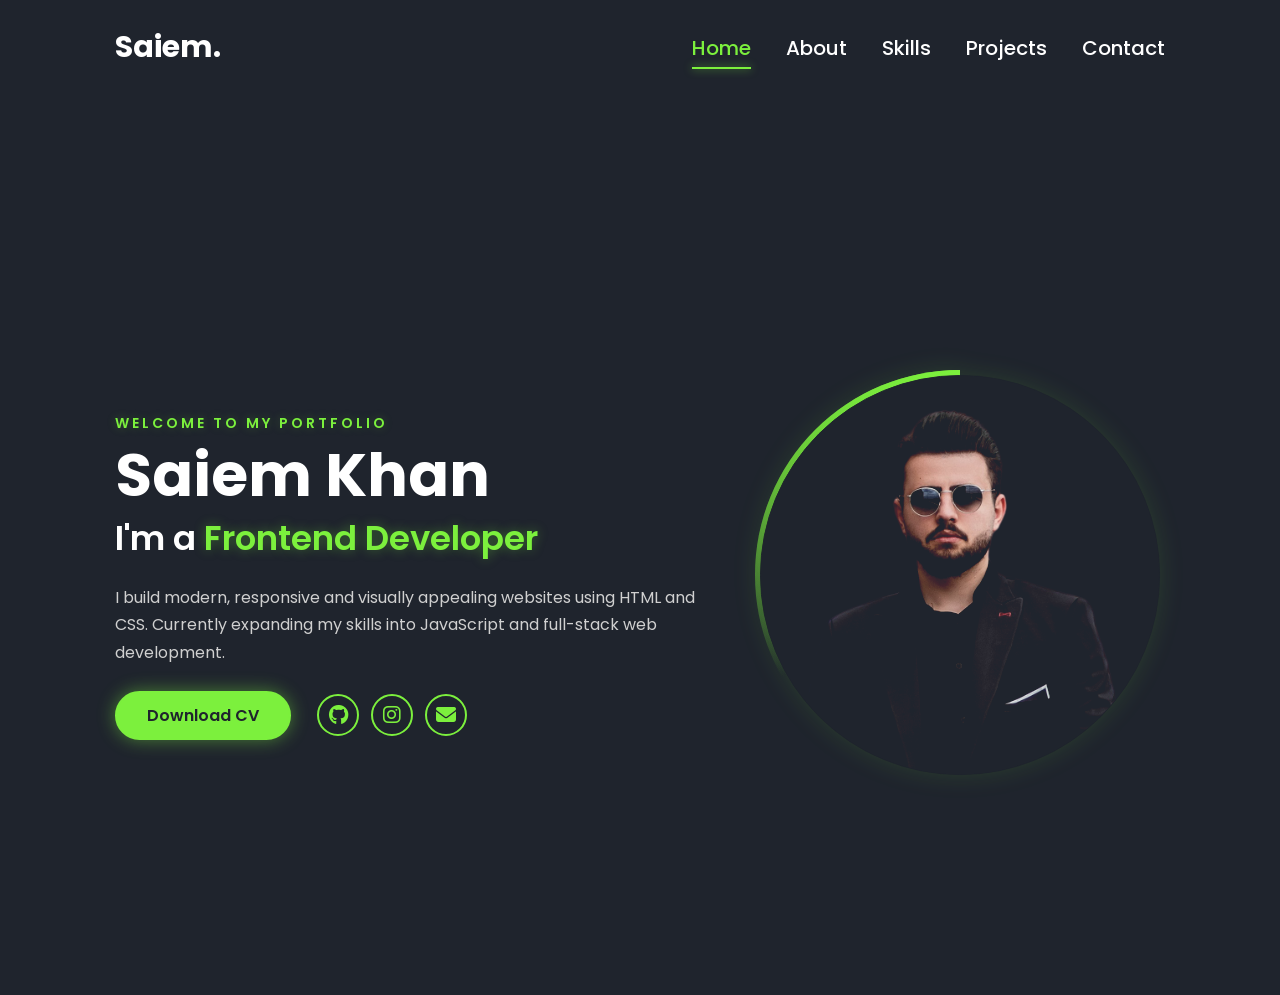
<file: index.html>
<!DOCTYPE html>
<html lang="en">

<head>
    <meta charset="UTF-8">
    <meta name="viewport" content="width=device-width, initial-scale=1.0">

    <title>Saiem Khan | Frontend Developer</title>

    <link
        href="https://fonts.googleapis.com/css2?family=Poppins:wght@300;400;500;600;700;800;900&display=swap"
        rel="stylesheet">

    <link
        rel="stylesheet"
        href="https://cdnjs.cloudflare.com/ajax/libs/font-awesome/6.7.2/css/all.min.css">

    <link rel="stylesheet" href="style.css">
</head>

<body>

    <div class="bars-animation">
        <div class="bar" style="--i:6;"></div>
        <div class="bar" style="--i:5;"></div>
        <div class="bar" style="--i:4;"></div>
        <div class="bar" style="--i:3;"></div>
        <div class="bar" style="--i:2;"></div>
        <div class="bar" style="--i:1;"></div>
    </div>


    <header class="navbar">

        <a href="#" class="logo">Saiem.</a>

        <nav>
            <ul>
                <li class="active">
                    <a href="#">Home</a>
                </li>

                <li>
                    <a href="about.html">About</a>
                </li>

                <li>
                    <a href="skills.html">Skills</a>
                </li>

                <li>
                    <a href="projects.html">Projects</a>
                </li>

                <li>
                    <a href="contact.html">Contact</a>
                </li>
            </ul>
        </nav>

    </header>


    <main>

        <section class="home">

            <div class="home-info">

                <span class="intro">WELCOME TO MY PORTFOLIO</span>

                <h1>Saiem Khan</h1>

                <h2>
                    I'm a <span>Frontend Developer</span>
                </h2>

                <p>
                    I build modern, responsive and visually appealing websites
                    using HTML and CSS. Currently expanding my skills into
                    JavaScript and full-stack web development.
                </p>

                <div class="btn-sci">

                    <a href="#" class="btn">
                        Download CV
                    </a>

                    <div class="sci">

                        <a href="https://github.com/webbysk"
                           target="_blank"
                           rel="noopener noreferrer"
                           aria-label="GitHub">
                            <i class="fa-brands fa-github"></i>
                        </a>

                        <a href="https://instagram.com/s4i3m_"
                           target="_blank"
                           rel="noopener noreferrer"
                           aria-label="Instagram">
                            <i class="fa-brands fa-instagram"></i>
                        </a>

                        <a href="#contact"
                           aria-label="Contact">
                            <i class="fa-solid fa-envelope"></i>
                        </a>

                    </div>

                </div>

            </div>


            <div class="home-img">

                <div class="img-box">

                    <div class="img-item">

                        <img
                            src="./images/home.png"
                            alt="Saiem Khan">

                    </div>

                </div>

            </div>

        </section>

    </main>

</body>

</html>
</file>
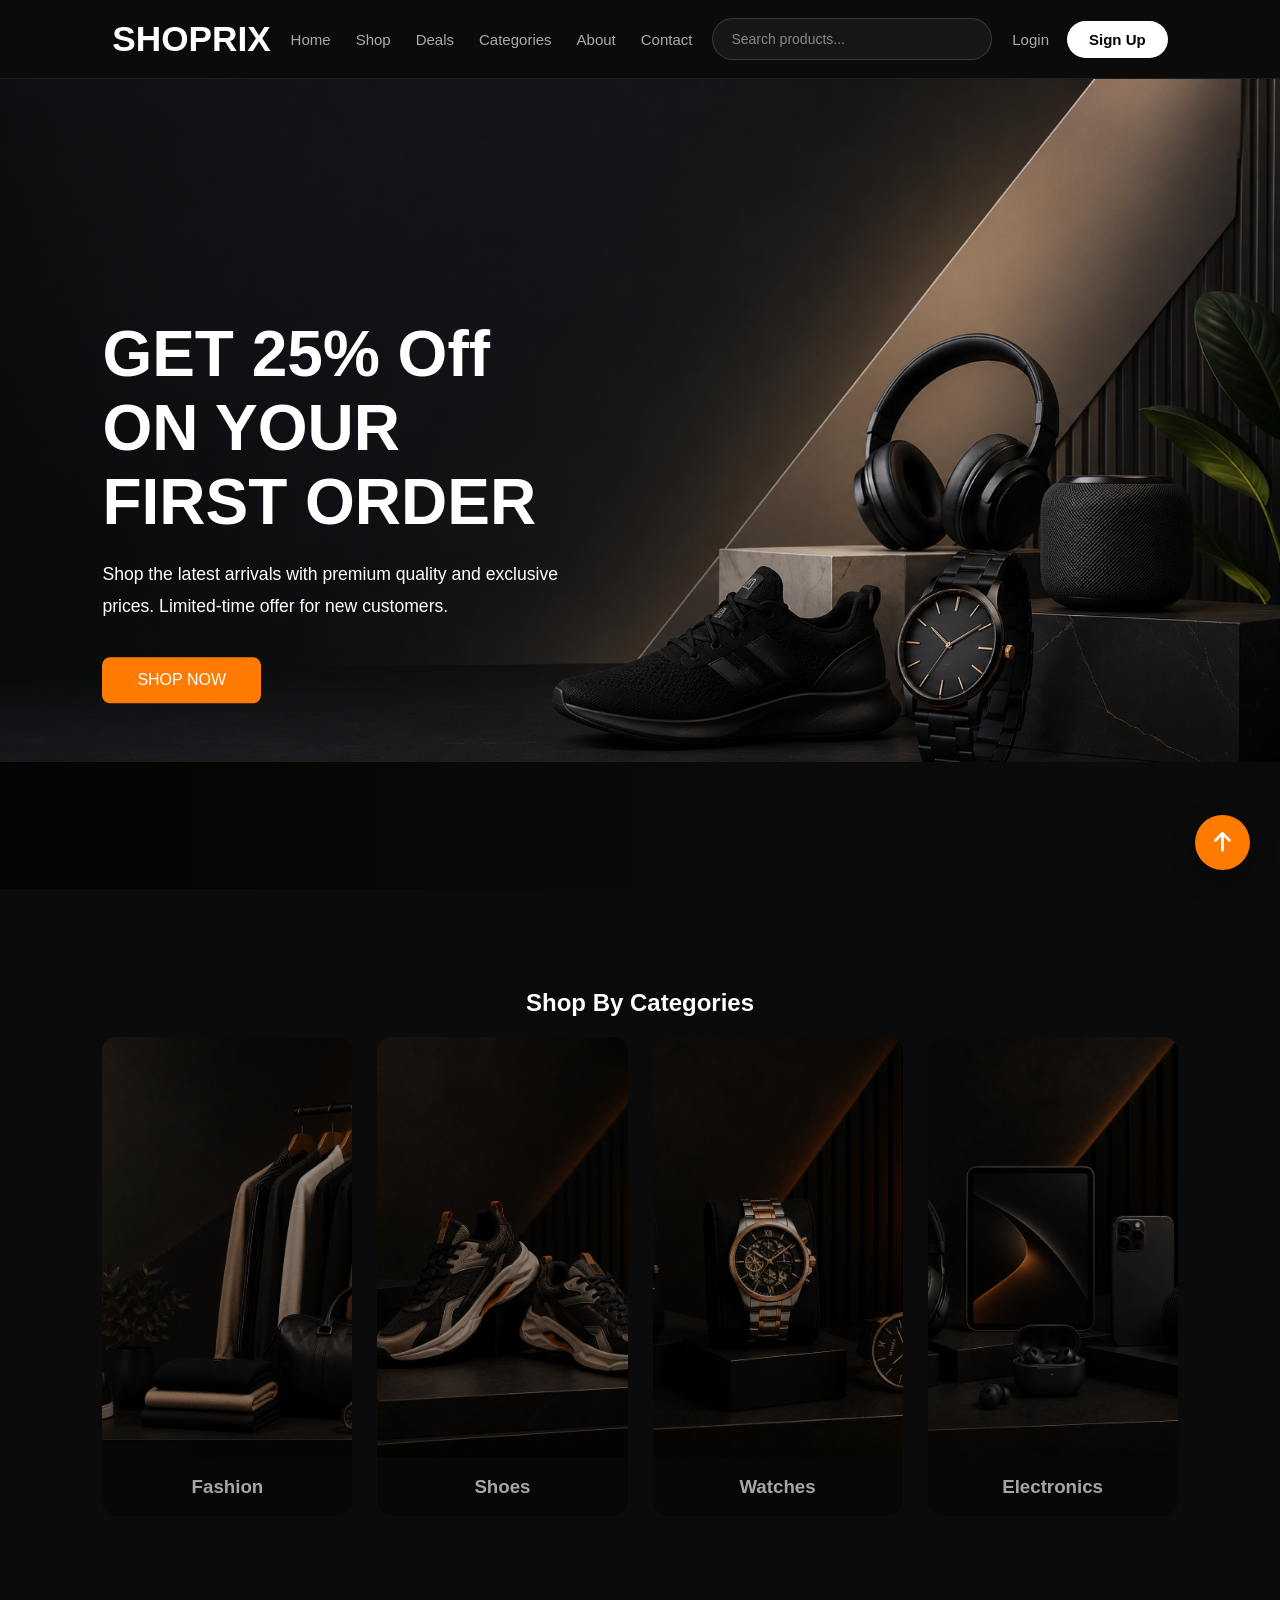
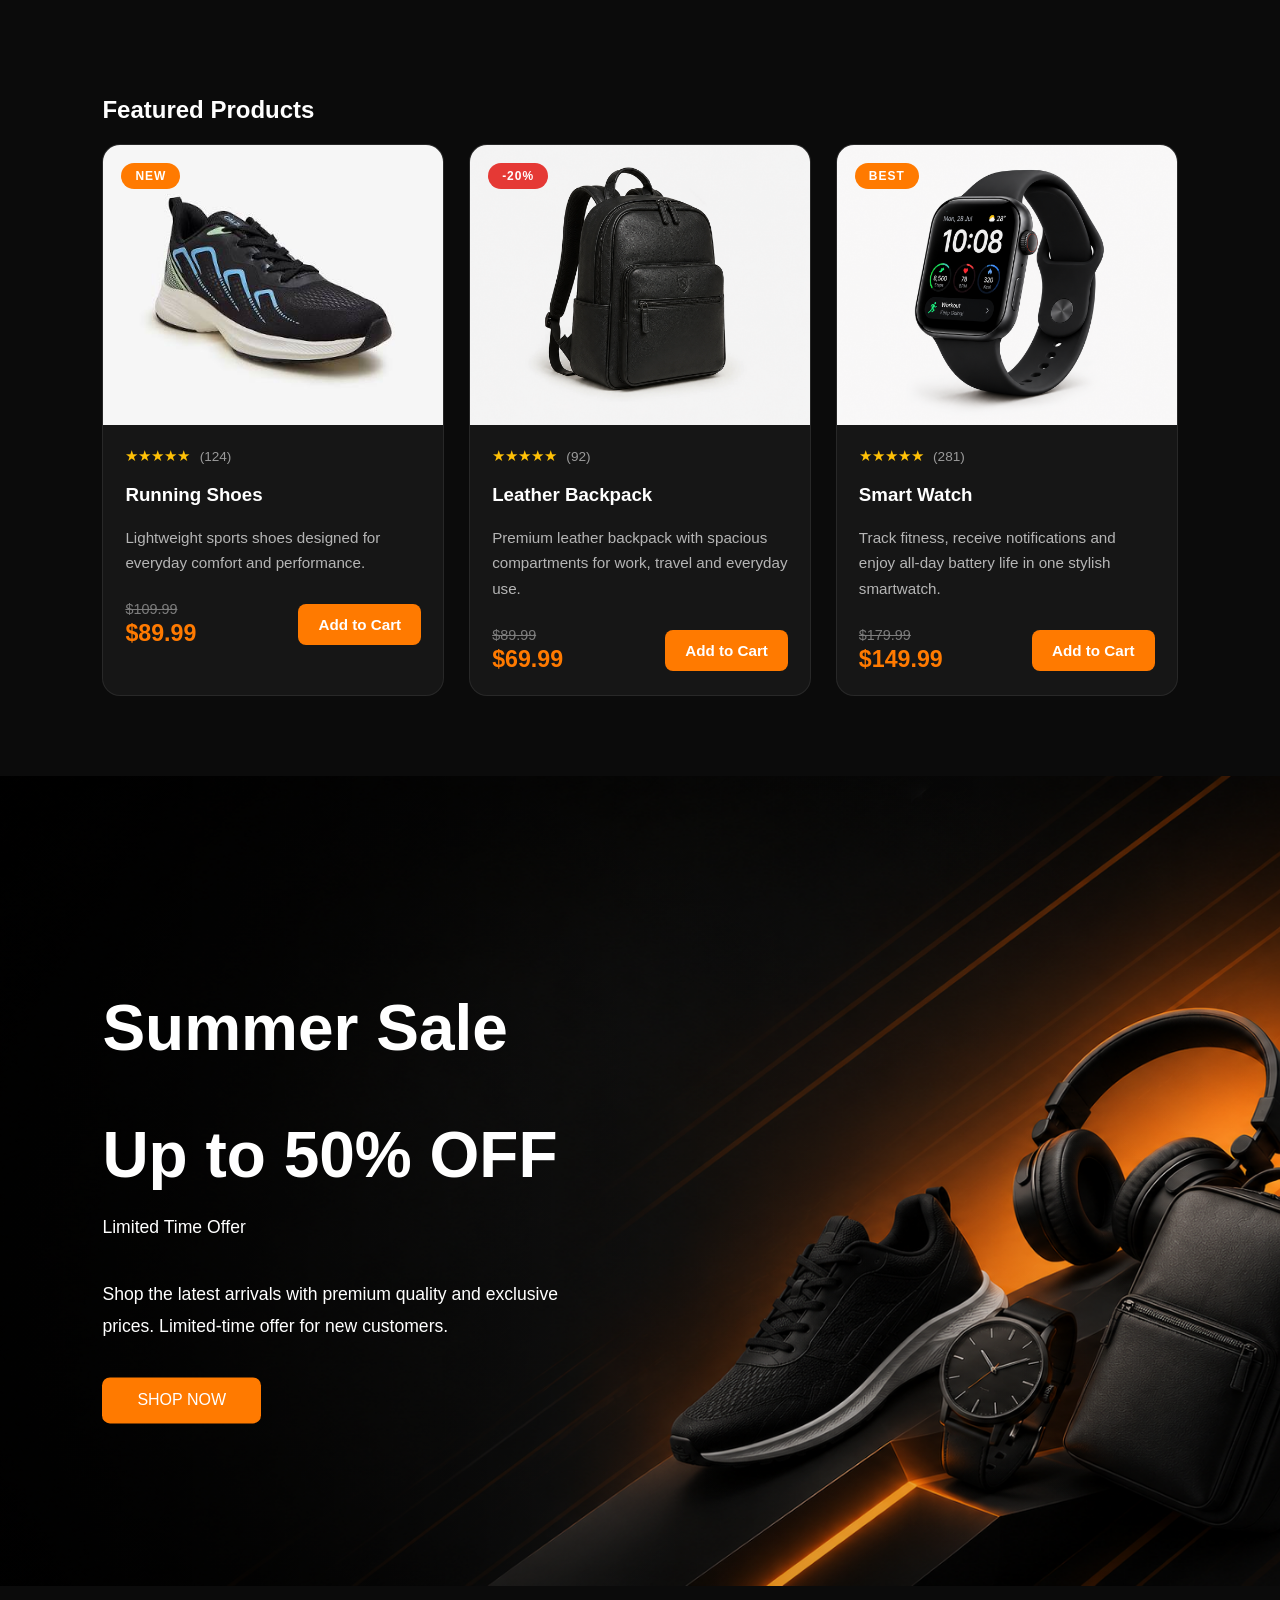
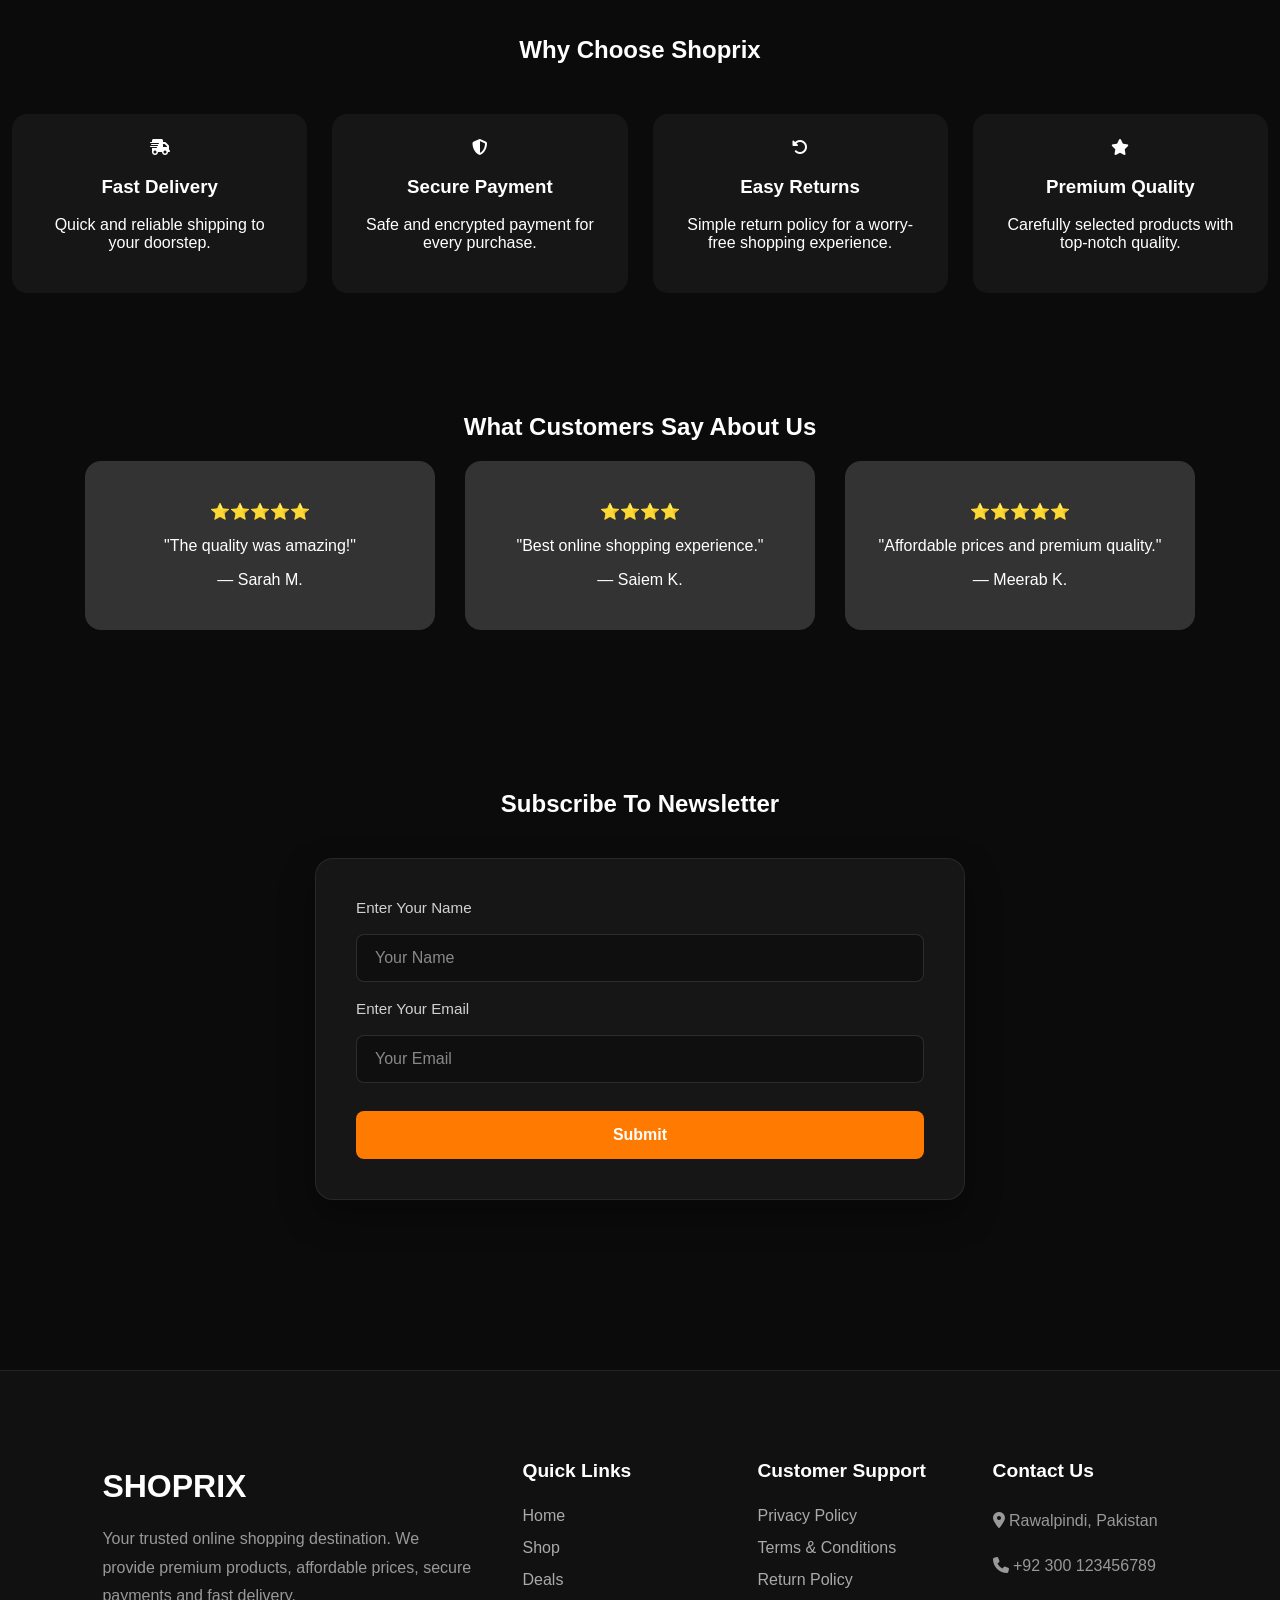
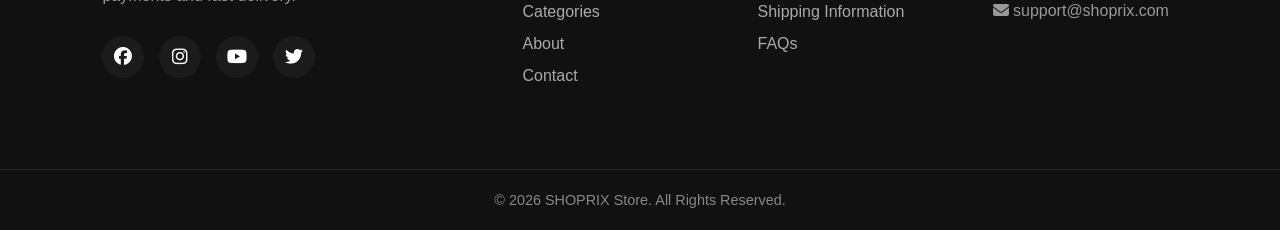
<file: Ecommerce Website/index.html>
<!DOCTYPE html>
<html lang="en">
<head>
    <meta charset="UTF-8">
    <meta name="viewport" content="width=device-width, initial-scale=1.0">
    <title>Shoprix | Home</title>
    <link rel="stylesheet" href="style.css">
    <link rel="icon" type="image/png" href="./images/favicon.png">
    <link rel="stylesheet" href="https://cdnjs.cloudflare.com/ajax/libs/font-awesome/6.7.2/css/all.min.css">
</head>
<body>
     <!-- ===================== NAVBAR ===================== -->
        <header class="navbar">
            <div class="logo">
                <h1>
                    SHOPRIX
                </h1>
            </div>
            <nav class="nav-links">
                <a href="index.html">
                    Home
                </a>
                <a href="shop.html">
                    Shop
                </a>
                <a href="#">
                    Deals
                </a>
                <a href="#">
                    Categories
                </a>
                <a href="about.html">
                    About
                </a>
                <a href="contact.html">
                    Contact
                </a>
            </nav>
            <div class="search">
                <form>
                    <label for="product-search" class="sr-only">
                        Search Products
                    </label>
                    <input type="search" id="product-search" placeholder="Search products...">
                </form>
            </div>
            <div class="register-btn">
                <a href="login.html" class="btn-login">
                    Login
                </a>
                <a href="signup.html" class="btn-signup">
                    Sign Up
                </a>
            </div>
        </header>
    <!-- ================= HERO SECTION ================= -->
    <section class="hero">
        <div class="banner-img">
            <img src="./images/banner.png" alt="Shoprix shopping banner">
        </div>
        <div class="hero-content">
            <h1>
                GET <span>25% Off</span><br>
                ON YOUR FIRST ORDER
            </h1>
            <p>
                Shop the latest arrivals with premium quality and
                exclusive prices. Limited-time offer for new customers.
            </p>
            <a href="./shop.html" class="btn">
                SHOP NOW
            </a>
        </div>
    </section>
    <!-- ================= CATEGORIES SECTION ================= -->
    <section class="categories">
        <h2>
            Shop By Categories
        </h2>
        <div class="ctg">
            <div class="category">
                <img src="./images/fashion-category-img.png" alt="Fashion category">
                <h3>
                    Fashion
                </h3>
            </div>
            <div class="category">
                <img src="./images/shoes-category-img.png" alt="Shoes category">
                <h3>
                    Shoes
                </h3>
            </div>
            <div class="category">
                <img src="./images/watches-category-img.png" alt="Watches category">
                <h3>
                    Watches
                </h3>
            </div>
            <div class="category">
                <img src="./images/electronics-category-img.png" alt="Electronics category">
                <h3>
                    Electronics
                </h3>
            </div>
        </div>
    </section>
    <!-- ================= FEATURED PRODUCTS ================= -->
    <section class="featured-products">
        <h2>
            Featured Products
        </h2>
        <div class="products">
            <!-- Product 1 -->
            <div class="product">
                <span class="badge">
                    NEW
                </span>
                <img src="./images/running-shoes.jfif" alt="Running Shoes">
                <div class="content">
                    <div class="rating">
                        ★★★★★
                        <span>(124)</span>
                    </div>
                    <h3>
                        Running Shoes
                    </h3>
                    <p>
                        Lightweight sports shoes designed for everyday
                        comfort and performance.
                    </p>
                    <div class="bottom">
                        <div class="price-box">
                            <span class="old-price">
                                $109.99
                            </span>
                            <span class="price">
                                $89.99
                            </span>
                        </div>
                        <button>
                            Add to Cart
                        </button>
                    </div>
                </div>
            </div>
            <!-- Product 2 -->
            <div class="product">
                <span class="badge sale">
                    -20%
                </span>
                <img src="./images/leather-backpack.png" alt="Leather Backpack">
                <div class="content">
                    <div class="rating">
                        ★★★★★
                        <span>(92)</span>
                    </div>
                    <h3>
                        Leather Backpack
                    </h3>
                    <p>
                        Premium leather backpack with spacious
                        compartments for work, travel and everyday use.
                    </p>
                    <div class="bottom">
                        <div class="price-box">
                            <span class="old-price">
                                $89.99
                            </span>
                            <span class="price">
                                $69.99
                            </span>
                        </div>
                        <button>
                            Add to Cart
                        </button>
                    </div>
                </div>
            </div>
            <!-- Product 3 -->
            <div class="product">
                <span class="badge">
                    BEST
                </span>
                <img src="./images/smart-watch.png" alt="Smart Watch">
                <div class="content">
                    <div class="rating">
                        ★★★★★
                        <span>(281)</span>
                    </div>
                    <h3>
                        Smart Watch
                    </h3>
                    <p>
                        Track fitness, receive notifications and enjoy
                        all-day battery life in one stylish smartwatch.
                    </p>
                    <div class="bottom">
                        <div class="price-box">
                            <span class="old-price">
                                $179.99
                            </span>
                            <span class="price">
                                $149.99
                            </span>
                        </div>
                        <button>
                            Add to Cart
                        </button>
                    </div>
                </div>
            </div>
        </div>
    </section>
    <!-- ================= FLASH SALE ================= -->
    <section class="flash-sale">
        <img src="./images/flash-sale-banner.png" alt="Summer flash sale banner">
        <div class="flash-sale-content">
            <h2>
                Summer Sale
            </h2>
            <h1>
                Up to <span>50% OFF</span>
            </h1>
            <p class="offer-text">
                Limited Time Offer
            </p>
            <p>
                Shop the latest arrivals with premium quality and
                exclusive prices. Limited-time offer for new customers.
            </p>
            <a href="./shop.html" class="btn">
                SHOP NOW
            </a>
        </div>
    </section>
    <!-- ================= WHY CHOOSE SHOPRIX ================= -->
    <section class="why-choose">
        <h2>
            Why Choose Shoprix
        </h2>
        <div class="specialities">
            <div class="speciality">
                <i class="fa-solid fa-truck-fast"></i>
                <h3>
                    Fast Delivery
                </h3>
                <p>
                    Quick and reliable shipping to your doorstep.
                </p>
            </div>
            <div class="speciality">
                <i class="fa-solid fa-shield-halved"></i>
                <h3>
                    Secure Payment
                </h3>
                <p>
                    Safe and encrypted payment for every purchase.
                </p>
            </div>
            <div class="speciality">
                <i class="fa-solid fa-rotate-left"></i>
                <h3>
                    Easy Returns
                </h3>
                <p>
                    Simple return policy for a worry-free shopping
                    experience.
                </p>
            </div>
            <div class="speciality">
                <i class="fa-solid fa-star"></i>
                <h3>
                    Premium Quality
                </h3>
                <p>
                    Carefully selected products with top-notch quality.
                </p>
            </div>
        </div>
    </section>
    <!-- ================= TESTIMONIALS ================= -->
    <section class="testimonials">
        <h2>
            What Customers Say About Us
        </h2>
        <div class="customer-reviews">
            <div class="customer">
                <p>
                    ⭐⭐⭐⭐⭐
                </p>
                <p>
                    "The quality was amazing!"
                </p>
                <p>
                    — Sarah M.
                </p>
            </div>
            <div class="customer">
                <p>
                    ⭐⭐⭐⭐
                </p>
                <p>
                    "Best online shopping experience."
                </p>
                <p>
                    — Saiem K.
                </p>
            </div>
            <div class="customer">
                <p>
                    ⭐⭐⭐⭐⭐
                </p>
                <p>
                    "Affordable prices and premium quality."
                </p>
                <p>
                    — Meerab K.
                </p>
            </div>
        </div>
    </section>
    <!-- ================= NEWSLETTER ================= -->
    <section class="newsletter">
        <h2>
            Subscribe To Newsletter
        </h2>
        <form action="">
            <label for="name">
                Enter Your Name
            </label>
            <input type="text" name="name" id="name" placeholder="Your Name">
            <label for="email">
                Enter Your Email
            </label>
            <input type="email" name="email" id="email" placeholder="Your Email">
            <input type="submit" value="Submit">
        </form>
    </section>
    <!-- ===================== FOOTER ===================== -->
        <footer class="footer">
            <div class="footer-container">
                <!-- Brand -->
                <div class="footer-box">
                    <h2>
                        SHOPRIX
                    </h2>
                    <p>
                        Your trusted online shopping destination.
                        We provide premium products, affordable prices,
                        secure payments and fast delivery.
                    </p>
                    <div class="social-icons">
                        <a href="#">
                            <i class="fa-brands fa-facebook"></i>
                        </a>
                        <a href="#">
                            <i class="fa-brands fa-instagram"></i>
                        </a>
                        <a href="#">
                            <i class="fa-brands fa-youtube"></i>
                        </a>
                        <a href="#">
                            <i class="fa-brands fa-twitter"></i>
                        </a>
                    </div>
                </div>
                <!-- Quick Links -->
                <div class="footer-box">
                    <h3>
                        Quick Links
                    </h3>
                    <a href="index.html">
                        Home
                    </a>
                    <a href="products.html">
                        Shop
                    </a>
                    <a href="#">
                        Deals
                    </a>
                    <a href="#">
                        Categories
                    </a>
                    <a href="about.html">
                        About
                    </a>
                    <a href="contact.html">
                        Contact
                    </a>
                </div>
                <!-- Customer Support -->
                <div class="footer-box">
                    <h3>
                        Customer Support
                    </h3>
                    <a href="#">
                        Privacy Policy
                    </a>
                    <a href="#">
                        Terms & Conditions
                    </a>
                    <a href="#">
                        Return Policy
                    </a>
                    <a href="#">
                        Shipping Information
                    </a>
                    <a href="#">
                        FAQs
                    </a>
                </div>
                <!-- Contact -->
                <div class="footer-box">
                    <h3>
                        Contact Us
                    </h3>
                    <p>
                        <i class="fa-solid fa-location-dot"></i>
                        Rawalpindi, Pakistan
                    </p>
                    <p>
                        <i class="fa-solid fa-phone"></i>
                        +92 300 123456789
                    </p>
                    <p>
                        <i class="fa-solid fa-envelope"></i>
                        support@shoprix.com
                    </p>
                </div>
            </div>
            <!-- Footer Bottom -->
            <div class="footer-bottom">
                <p>
                    © 2026 SHOPRIX Store. All Rights Reserved.
                </p>
            </div>
        </footer>
        <!-- ===================== BACK TO TOP ===================== -->
        <a href="#" class="back-to-top" aria-label="Back To Top">
            <i class="fa-solid fa-arrow-up"></i>
        </a>
    </div>
</body>
</html>
</file>
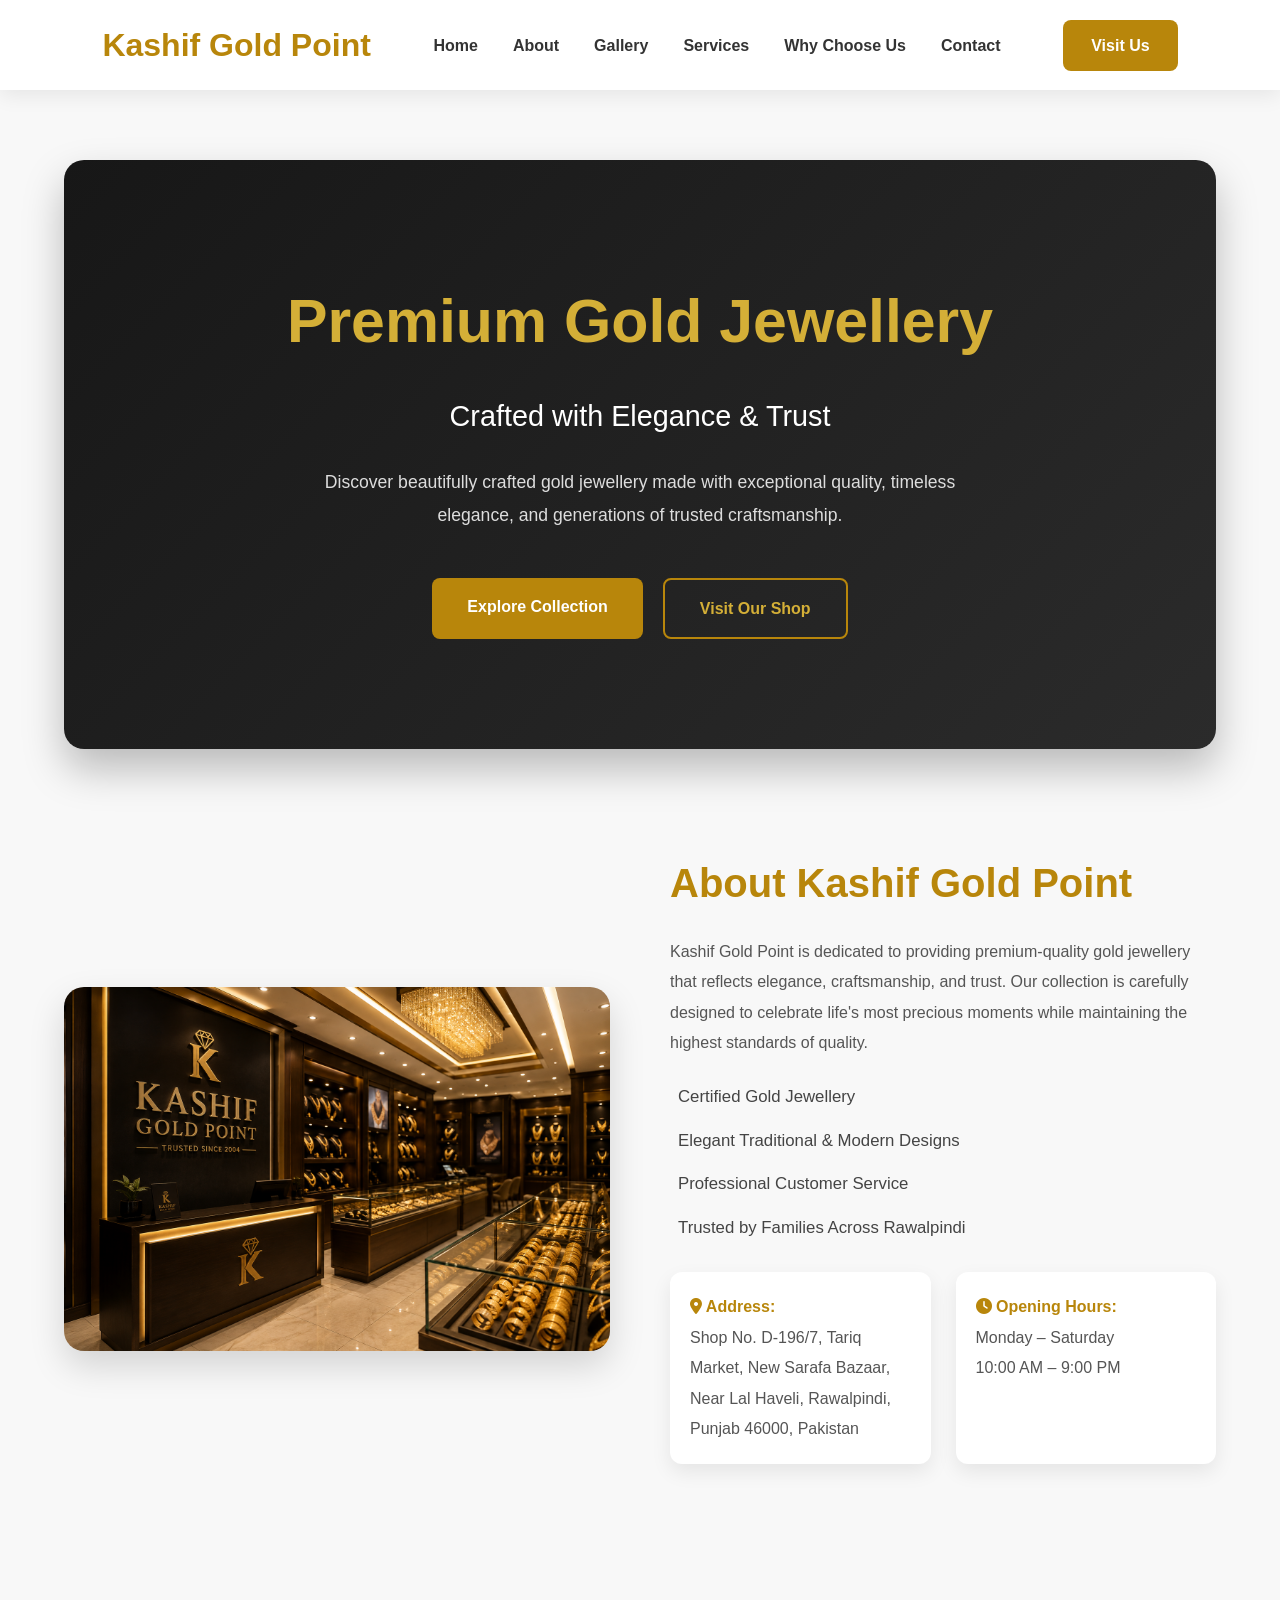
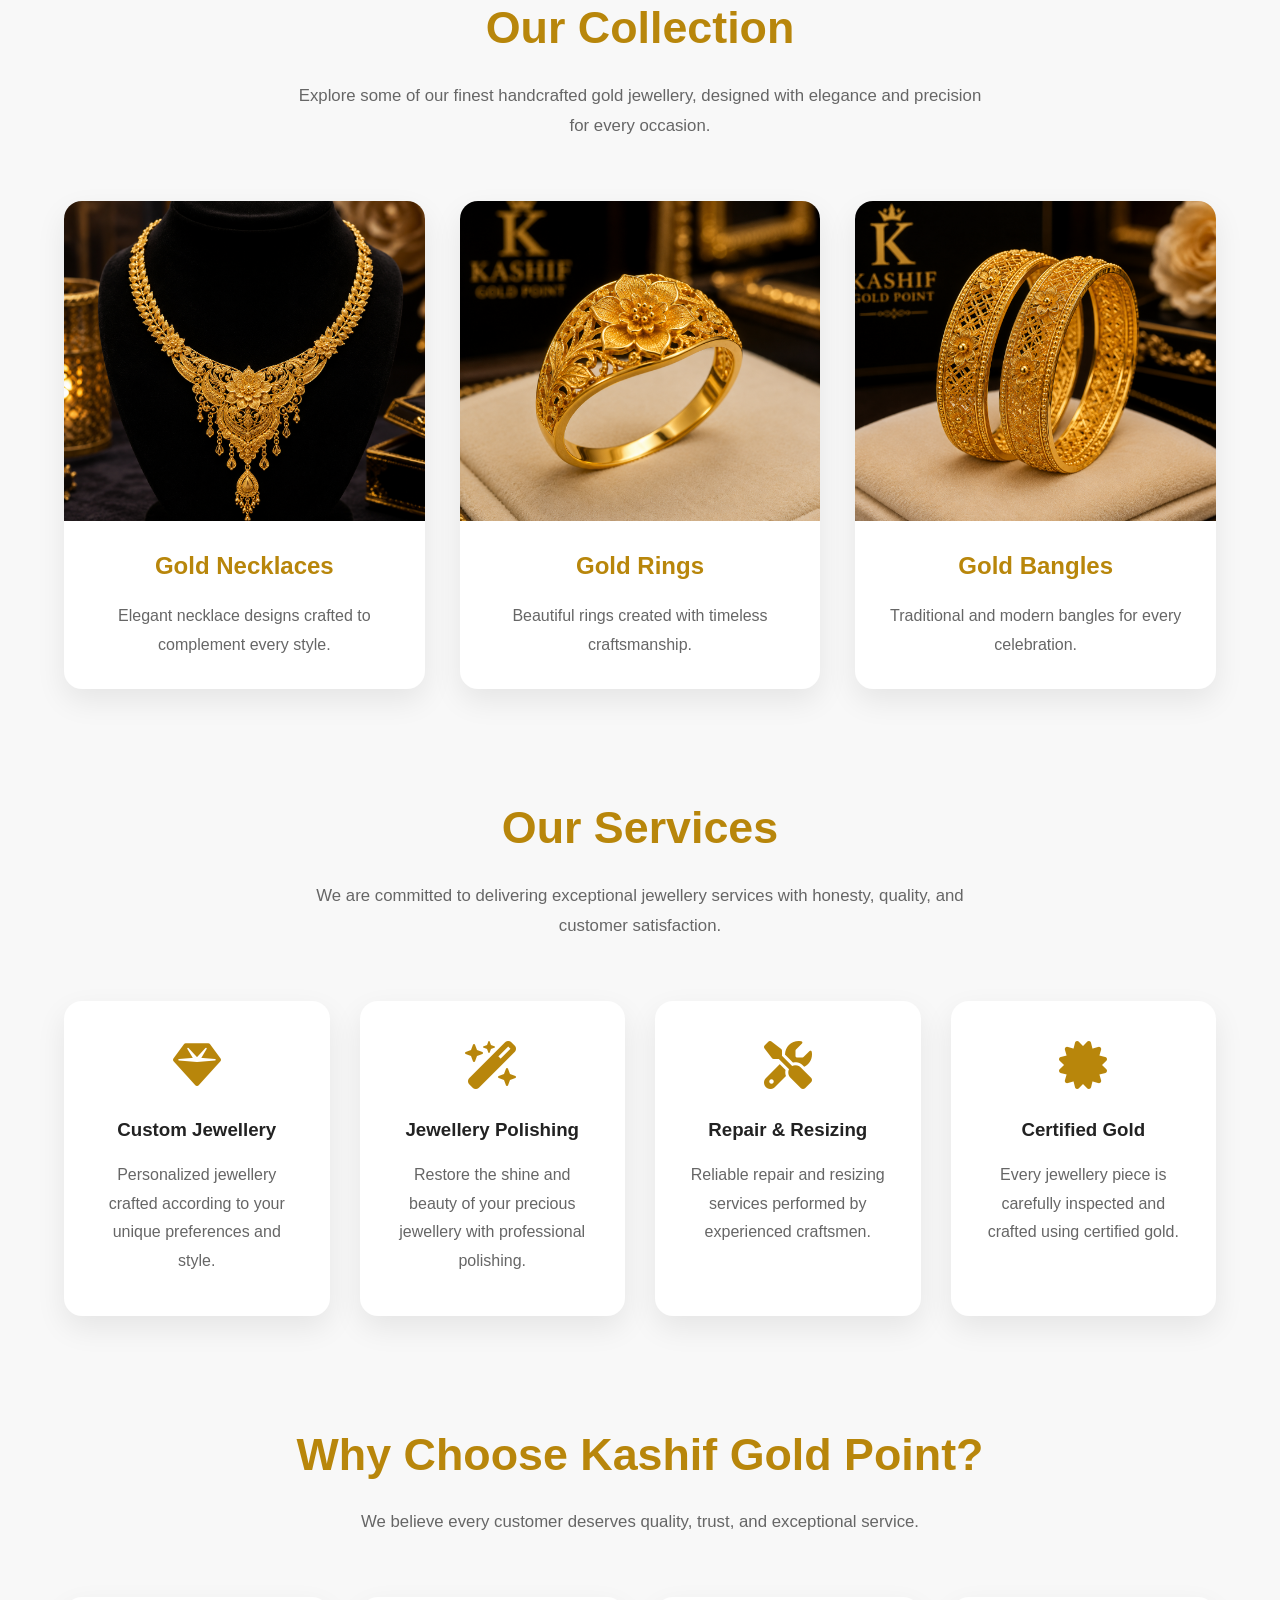
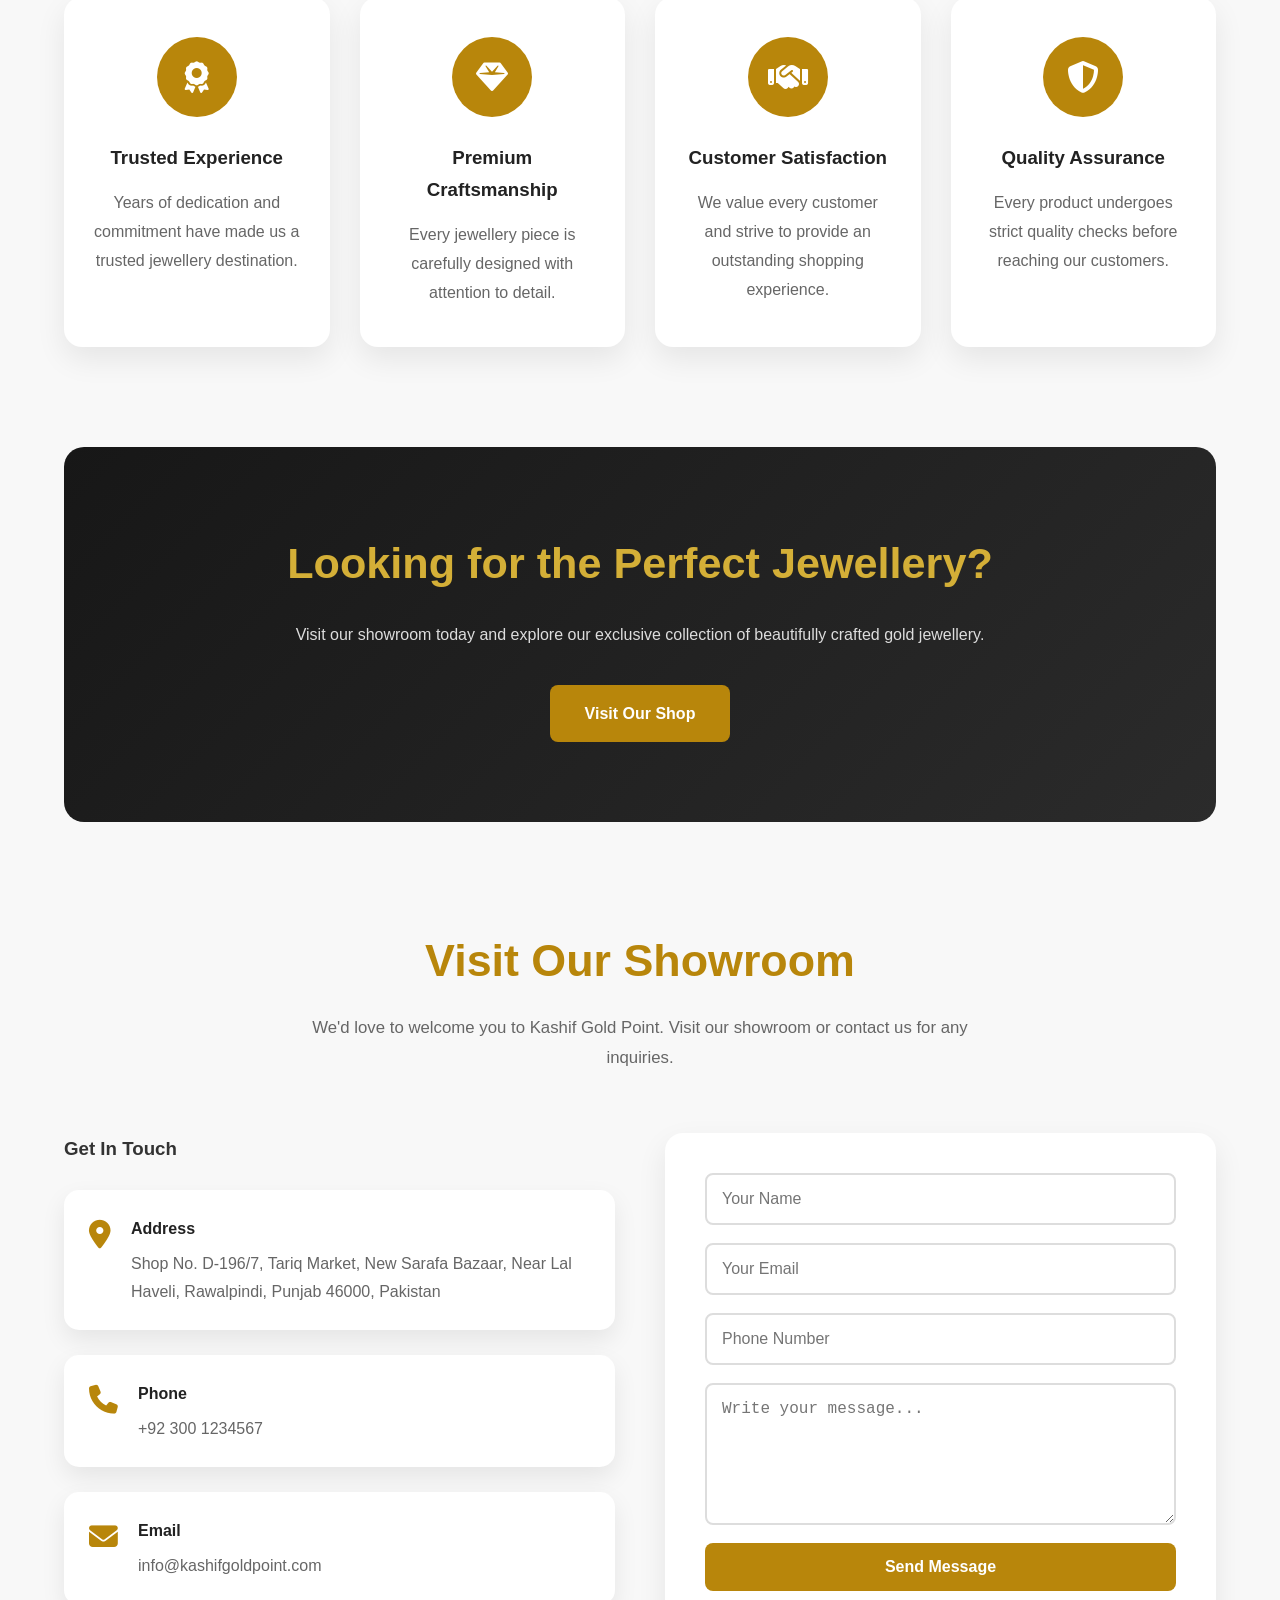
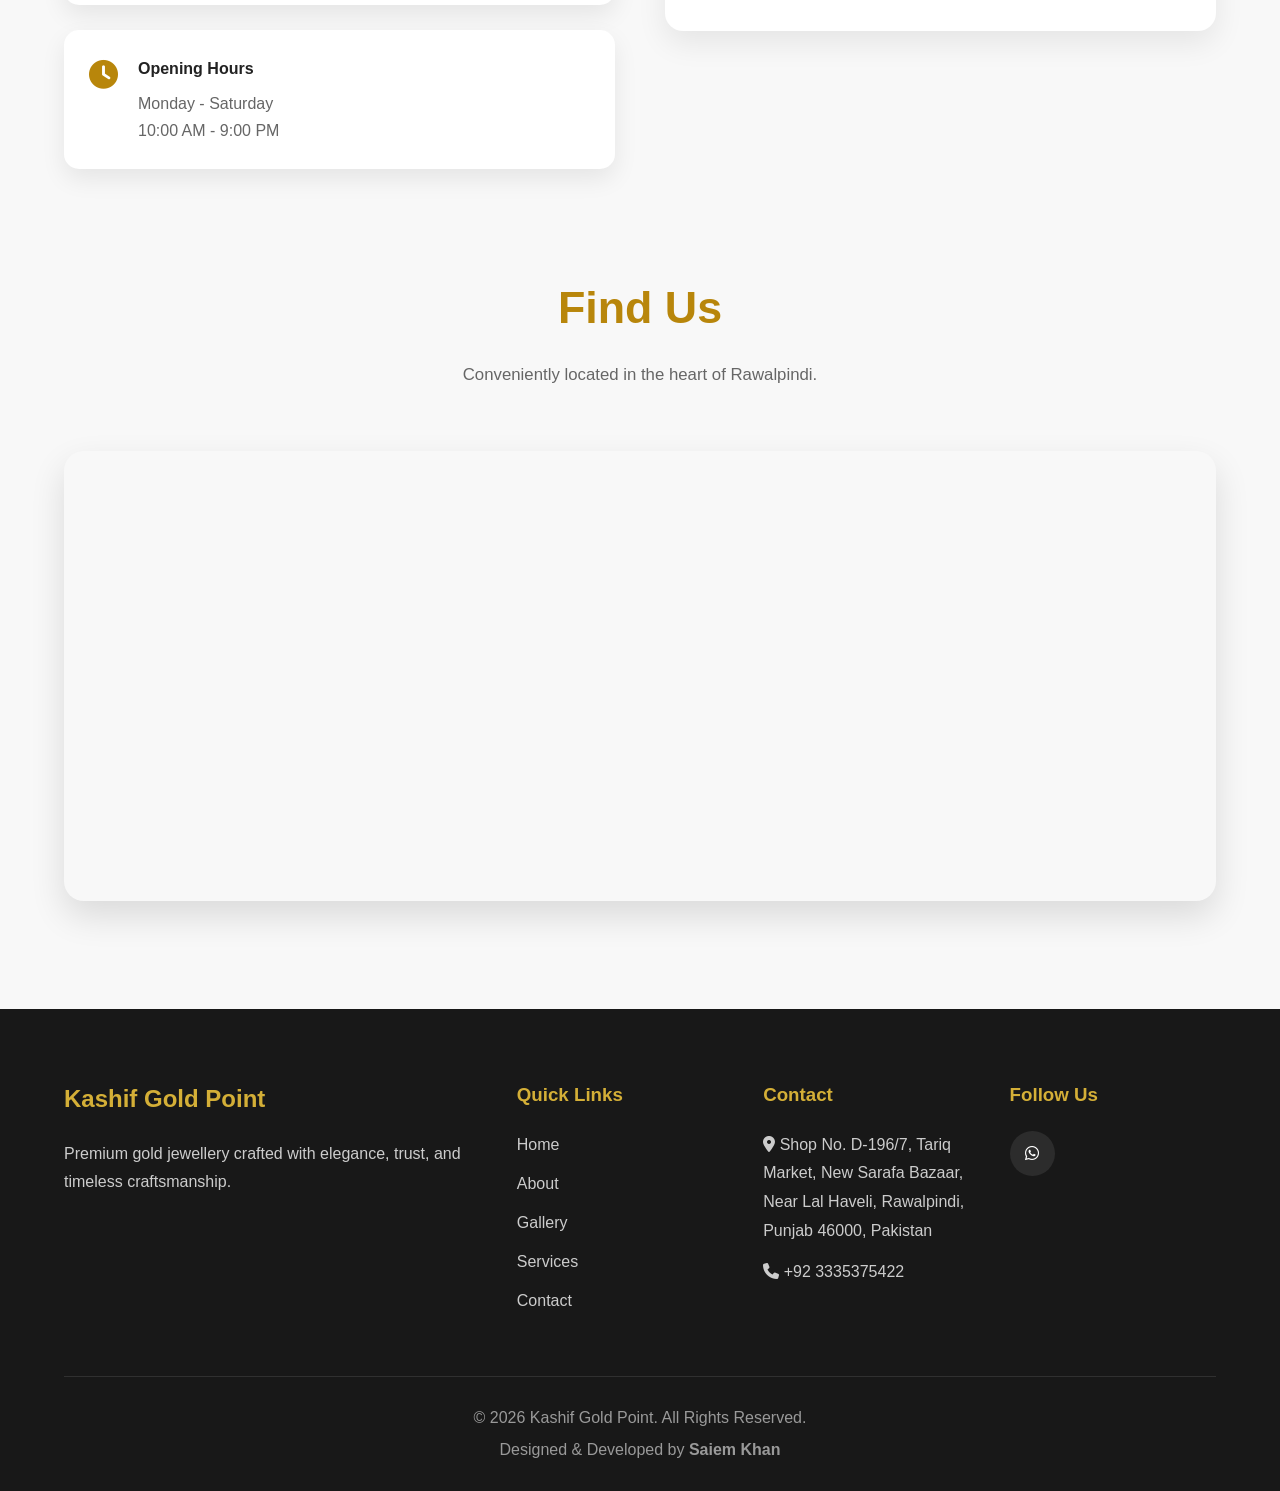
<file: Kashif Gold Point/index.html>
<!DOCTYPE html>
<html lang="en">

<head>
    <meta charset="UTF-8">
    <meta name="viewport" content="width=device-width, initial-scale=1.0">

    <title>Kashif Gold Point | Premium Gold Jewellery</title>

    <meta name="description"
        content="Kashif Gold Point offers premium gold jewellery, elegant craftsmanship, and trusted services in Rawalpindi.">

    <link rel="stylesheet" href="./CSS/style.css">

    <!-- Font Awesome -->
    <link rel="stylesheet"
        href="https://cdnjs.cloudflare.com/ajax/libs/font-awesome/6.7.2/css/all.min.css">
</head>

<body>

    <!-- ================= HEADER ================= -->

    <header>

        <div class="logo">
            <h1>Kashif Gold Point</h1>
        </div>

        <nav>
            <ul class="nav-links">
                <li><a href="#home">Home</a></li>
                <li><a href="#about">About</a></li>
                <li><a href="#gallery">Gallery</a></li>
                <li><a href="#services">Services</a></li>
                <li><a href="#why-us">Why Choose Us</a></li>
                <li><a href="#contact">Contact</a></li>
            </ul>
        </nav>

        <div class="contact-btn">
            <a href="#contact">Visit Us</a>
        </div>

    </header>

    <!-- ================= HERO ================= -->

    <section class="hero" id="home">

        <div class="hero-content">

            <h1>Premium Gold Jewellery</h1>

            <h3>Crafted with Elegance & Trust</h3>

            <p>
                Discover beautifully crafted gold jewellery made with
                exceptional quality, timeless elegance, and generations
                of trusted craftsmanship.
            </p>

            <div class="hero-btn">
                <a href="#gallery">Explore Collection</a>
                <a href="#contact">Visit Our Shop</a>
            </div>

        </div>

    </section>

    <!-- ================= ABOUT ================= -->

    <section class="abt-us" id="about">

        <div class="about-img">
            <img src="./Images/shop-img.png" alt="Kashif Gold Point Showroom">
        </div>

        <div class="about-content">

            <h2>About Kashif Gold Point</h2>

            <p>
                Kashif Gold Point is dedicated to providing premium-quality
                gold jewellery that reflects elegance, craftsmanship, and
                trust. Our collection is carefully designed to celebrate
                life's most precious moments while maintaining the highest
                standards of quality.
            </p>

            <ul>
                <li>Certified Gold Jewellery</li>
                <li>Elegant Traditional & Modern Designs</li>
                <li>Professional Customer Service</li>
                <li>Trusted by Families Across Rawalpindi</li>
            </ul>

            <div class="shop-info">

                <p>
                    <strong><i class="fa-solid fa-location-dot"></i> Address:</strong><br>
                   Shop No. D-196/7, Tariq Market, New Sarafa Bazaar, Near Lal Haveli, Rawalpindi, Punjab 46000, Pakistan
                </p>

                <p>
                    <strong><i class="fa-solid fa-clock"></i> Opening Hours:</strong><br>
                    Monday – Saturday<br>
                    10:00 AM – 9:00 PM
                </p>

            </div>

        </div>

    </section>

        <!-- ================= GALLERY ================= -->

    <section class="gallery" id="gallery">

        <div class="section-title">
            <h2>Our Collection</h2>

            <p>
                Explore some of our finest handcrafted gold jewellery,
                designed with elegance and precision for every occasion.
            </p>
        </div>

        <div class="gallery-grid">

            <div class="gallery-card">
                <img src="./Images/necklace.png" alt="Gold Necklace">
                <h3>Gold Necklaces</h3>
                <p>
                    Elegant necklace designs crafted to complement every style.
                </p>
            </div>

            <div class="gallery-card">
                <img src="./Images/goldring.png" alt="Gold Ring">
                <h3>Gold Rings</h3>
                <p>
                    Beautiful rings created with timeless craftsmanship.
                </p>
            </div>

            <div class="gallery-card">
                <img src="./Images/bangles.png" alt="Gold Bangles">
                <h3>Gold Bangles</h3>
                <p>
                    Traditional and modern bangles for every celebration.
                </p>
            </div>

        </div>

    </section>

    <!-- ================= SERVICES ================= -->

    <section class="services" id="services">

        <div class="section-title">

            <h2>Our Services</h2>

            <p>
                We are committed to delivering exceptional jewellery services
                with honesty, quality, and customer satisfaction.
            </p>

        </div>

        <div class="services-grid">

            <div class="service-card">
                <i class="fa-solid fa-gem"></i>

                <h3>Custom Jewellery</h3>

                <p>
                    Personalized jewellery crafted according to your
                    unique preferences and style.
                </p>

            </div>

            <div class="service-card">
                <i class="fa-solid fa-wand-magic-sparkles"></i>

                <h3>Jewellery Polishing</h3>

                <p>
                    Restore the shine and beauty of your precious jewellery
                    with professional polishing.
                </p>

            </div>

            <div class="service-card">
                <i class="fa-solid fa-screwdriver-wrench"></i>

                <h3>Repair & Resizing</h3>

                <p>
                    Reliable repair and resizing services performed by
                    experienced craftsmen.
                </p>

            </div>

            <div class="service-card">
                <i class="fa-solid fa-certificate"></i>

                <h3>Certified Gold</h3>

                <p>
                    Every jewellery piece is carefully inspected and
                    crafted using certified gold.
                </p>

            </div>

        </div>

    </section>

    <!-- ================= WHY CHOOSE US ================= -->

    <section class="why-us" id="why-us">

        <div class="section-title">

            <h2>Why Choose Kashif Gold Point?</h2>

            <p>
                We believe every customer deserves quality, trust,
                and exceptional service.
            </p>

        </div>

        <div class="why-grid">

            <div class="why-card">

                <div class="why-icon">
                    <i class="fa-solid fa-award"></i>
                </div>

                <h3>Trusted Experience</h3>

                <p>
                    Years of dedication and commitment have made us
                    a trusted jewellery destination.
                </p>

            </div>

            <div class="why-card">

                <div class="why-icon">
                    <i class="fa-solid fa-gem"></i>
                </div>

                <h3>Premium Craftsmanship</h3>

                <p>
                    Every jewellery piece is carefully designed
                    with attention to detail.
                </p>

            </div>

            <div class="why-card">

                <div class="why-icon">
                    <i class="fa-solid fa-handshake"></i>
                </div>

                <h3>Customer Satisfaction</h3>

                <p>
                    We value every customer and strive to provide
                    an outstanding shopping experience.
                </p>

            </div>

            <div class="why-card">

                <div class="why-icon">
                    <i class="fa-solid fa-shield-halved"></i>
                </div>

                <h3>Quality Assurance</h3>

                <p>
                    Every product undergoes strict quality checks
                    before reaching our customers.
                </p>

            </div>

        </div>

    </section>

    <!-- ================= CALL TO ACTION ================= -->

    <section class="cta">

        <h2>Looking for the Perfect Jewellery?</h2>

        <p>
            Visit our showroom today and explore our exclusive
            collection of beautifully crafted gold jewellery.
        </p>

        <a href="#contact">Visit Our Shop</a>

    </section>

        <!-- ================= CONTACT ================= -->

    <section class="contact" id="contact">

        <div class="section-title">

            <h2>Visit Our Showroom</h2>

            <p>
                We'd love to welcome you to Kashif Gold Point.
                Visit our showroom or contact us for any inquiries.
            </p>

        </div>

        <div class="contact-container">

            <!-- Contact Information -->

            <div class="contact-info">

                <h3>Get In Touch</h3>

                <div class="info-box">
                    <i class="fa-solid fa-location-dot"></i>

                    <div>
                        <h4>Address</h4>
                        <p>
                            Shop No. D-196/7, Tariq Market, New Sarafa Bazaar, Near Lal Haveli, Rawalpindi, Punjab 46000, Pakistan
                        </p>
                    </div>
                </div>

                <div class="info-box">
                    <i class="fa-solid fa-phone"></i>

                    <div>
                        <h4>Phone</h4>
                        <p>+92 300 1234567</p>
                    </div>
                </div>

                <div class="info-box">
                    <i class="fa-solid fa-envelope"></i>

                    <div>
                        <h4>Email</h4>
                        <p>info@kashifgoldpoint.com</p>
                    </div>
                </div>

                <div class="info-box">
                    <i class="fa-solid fa-clock"></i>

                    <div>
                        <h4>Opening Hours</h4>
                        <p>
                            Monday - Saturday<br>
                            10:00 AM - 9:00 PM
                        </p>
                    </div>
                </div>

            </div>

            <!-- Contact Form -->

            <div class="contact-form">

                <form>

                    <input
                        type="text"
                        placeholder="Your Name"
                        required>

                    <input
                        type="email"
                        placeholder="Your Email"
                        required>

                    <input
                        type="tel"
                        placeholder="Phone Number"
                        required>

                    <textarea
                        rows="6"
                        placeholder="Write your message..."
                        required></textarea>

                    <button type="submit">
                        Send Message
                    </button>

                </form>

            </div>

        </div>

    </section>

    <!-- ================= MAP ================= -->

    <section class="map-section">

        <div class="section-title">

            <h2>Find Us</h2>

            <p>
                Conveniently located in the heart of Rawalpindi.
            </p>

        </div>

        <div class="map">

            <!-- Replace with your own Google Maps embed -->

           <iframe
    src="https://www.google.com/maps?q=Shop%20No.%20D-196%2F7%2C%20Tariq%20Market%2C%20New%20Sarafa%20Bazaar%2C%20Near%20Lal%20Haveli%2C%20Rawalpindi%2C%20Pakistan&output=embed"
    width="100%"
    height="450"
    style="border:0;"
    allowfullscreen=""
    loading="lazy"
    referrerpolicy="no-referrer-when-downgrade">
</iframe>

        </div>

    </section>

    <!-- ================= FOOTER ================= -->

    <footer>

        <div class="footer-container">

            <!-- Company -->

            <div class="footer-column">

                <h2>Kashif Gold Point</h2>

                <p>
                    Premium gold jewellery crafted with elegance,
                    trust, and timeless craftsmanship.
                </p>

            </div>

            <!-- Links -->

            <div class="footer-column">

                <h3>Quick Links</h3>

                <ul>

                    <li><a href="#home">Home</a></li>

                    <li><a href="#about">About</a></li>

                    <li><a href="#gallery">Gallery</a></li>

                    <li><a href="#services">Services</a></li>

                    <li><a href="#contact">Contact</a></li>

                </ul>

            </div>

            <!-- Contact -->

            <div class="footer-column">

                <h3>Contact</h3>

                <p>
                    <i class="fa-solid fa-location-dot"></i>
                    Shop No. D-196/7, Tariq Market, New Sarafa Bazaar, Near Lal Haveli, Rawalpindi, Punjab 46000, Pakistan
                </p>

                <p>
                    <i class="fa-solid fa-phone"></i>
                    +92 3335375422
                </p>

                

            </div>

            <!-- Social -->

            <div class="footer-column">

                <h3>Follow Us</h3>

                <div class="social-links">

                    <a href="https://wa.me/923335375422" >
                        <i class="fa-brands fa-whatsapp"></i>
                     
                    </a>

                </div>

            </div>

        </div>

        <hr>

        <div class="footer-bottom">

            <p>
                © 2026 Kashif Gold Point. All Rights Reserved.
            </p>

            <p>
                Designed & Developed by <strong>Saiem Khan</strong>
            </p>

        </div>

    </footer>

</body>

</html>
</file>
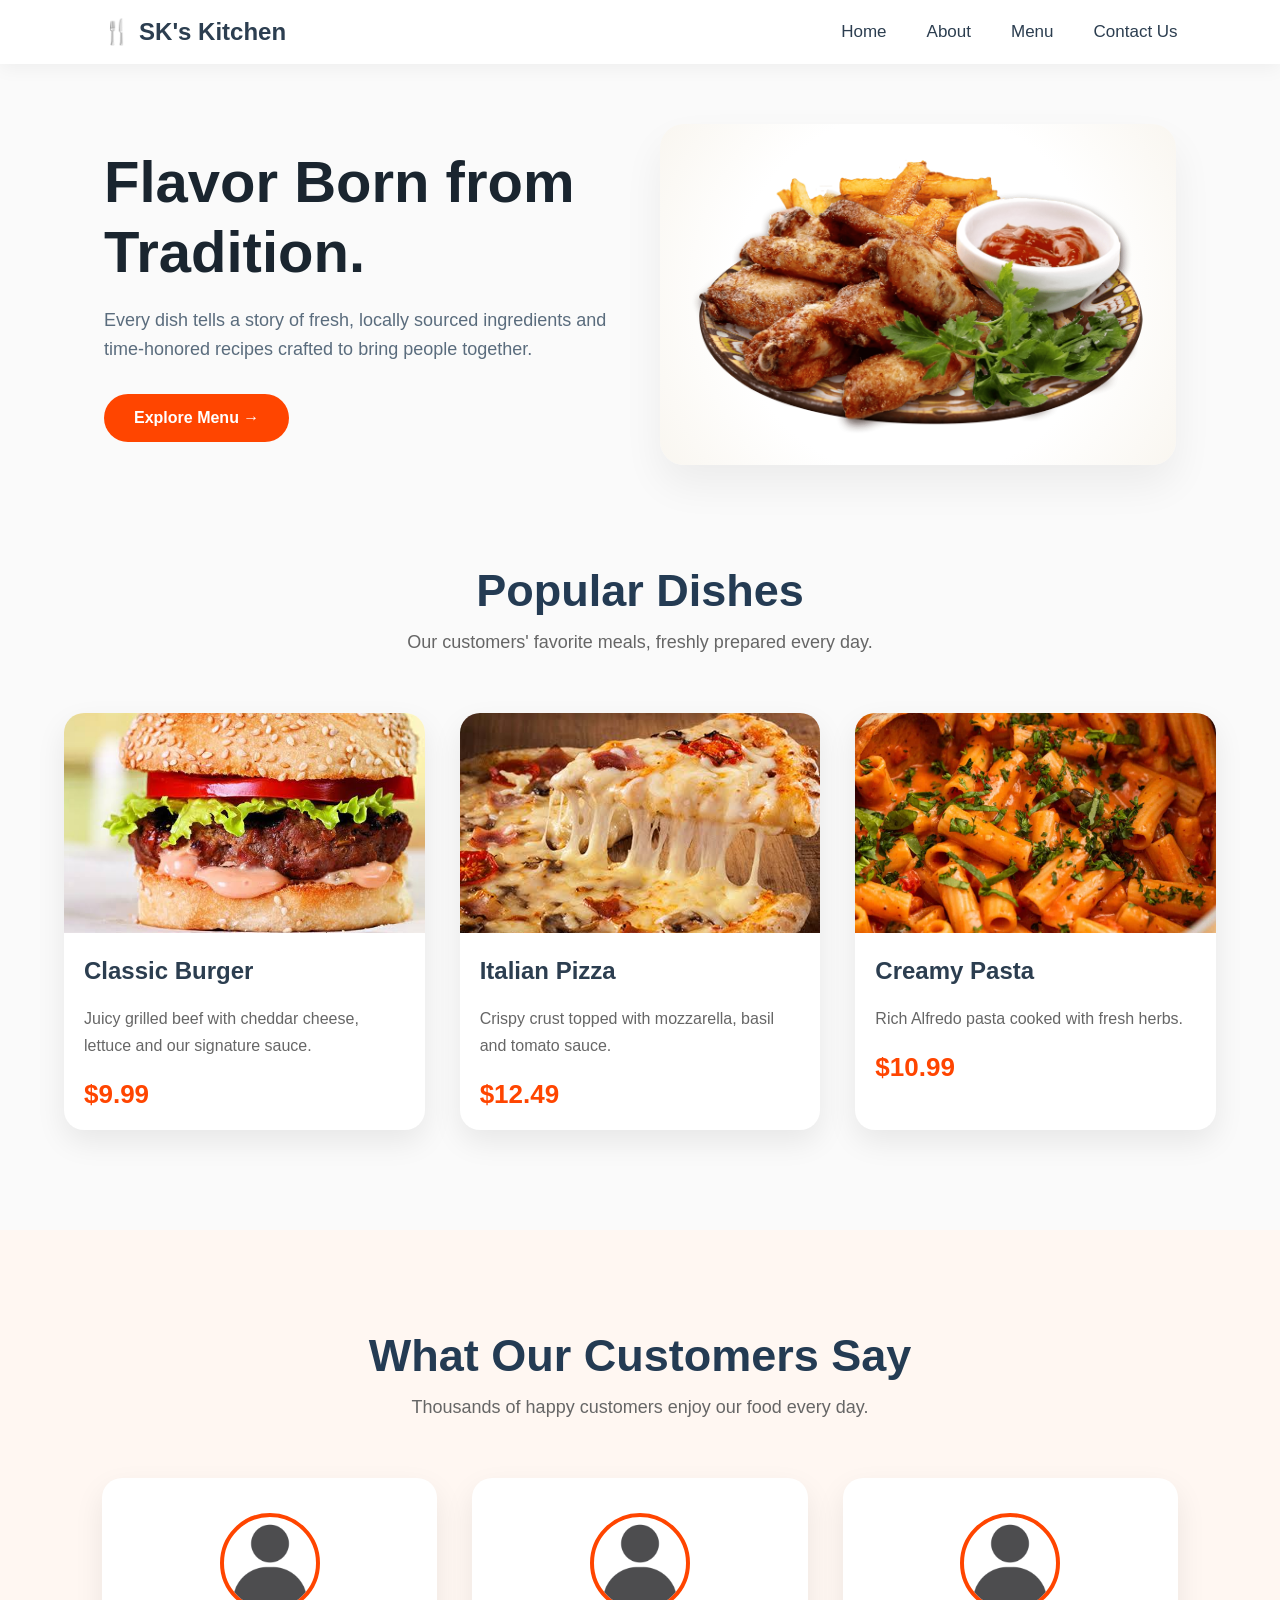
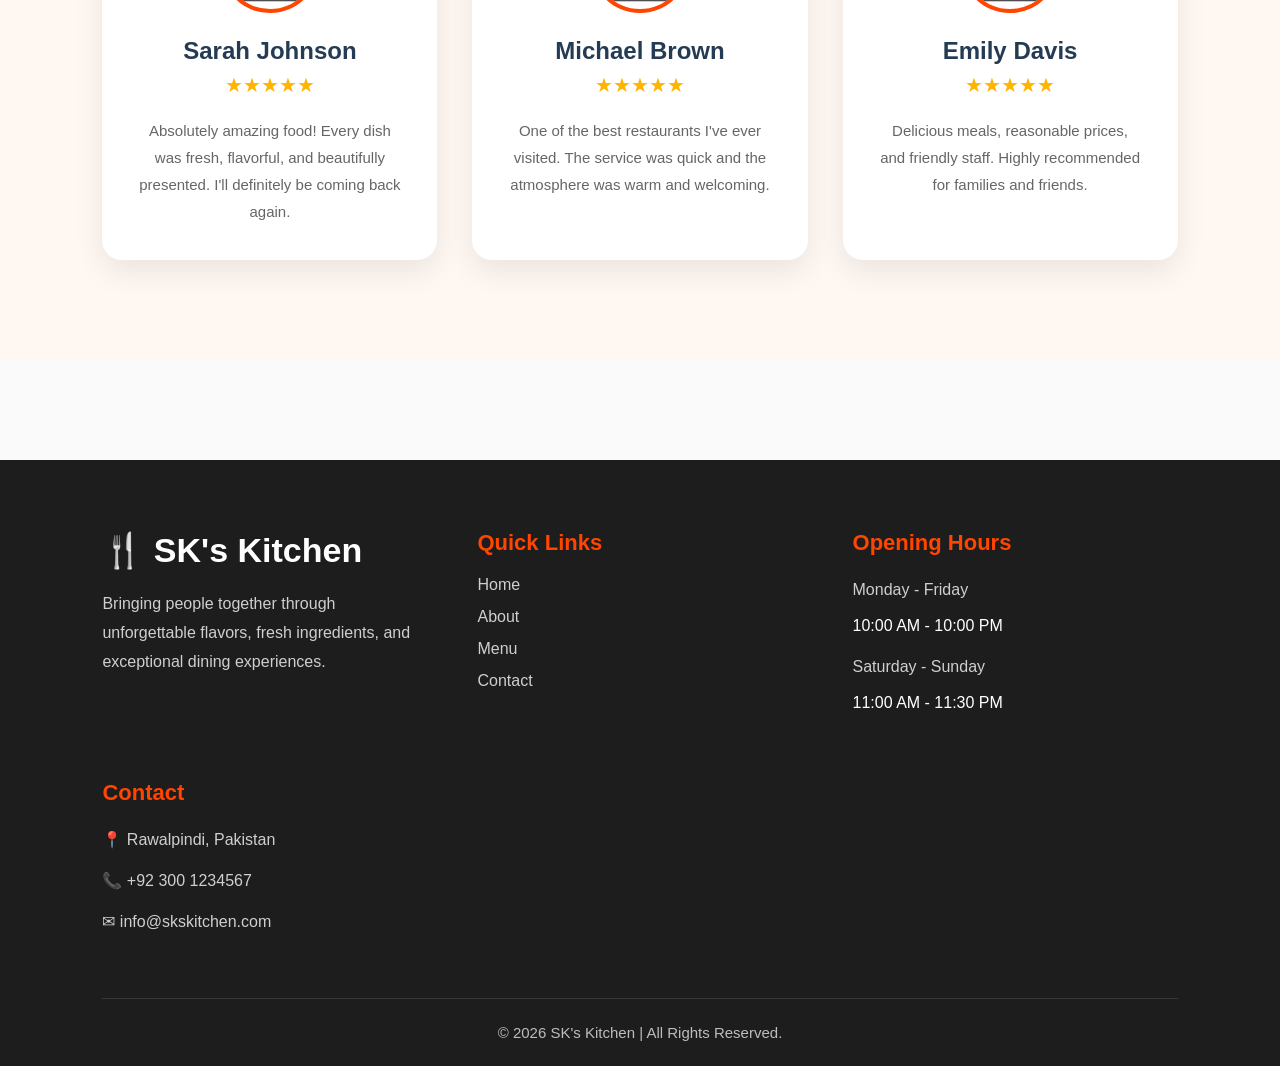
<file: Restaurant Landing Page/index.html>
<!DOCTYPE html>
<html lang="en">
<head>
    <meta charset="UTF-8">
    <meta name="viewport" content="width=device-width, initial-scale=1.0">
    <title>Restaurant - Home</title>
    <link rel="stylesheet" href="./CSS/home.css">
    <link rel="stylesheet" href="smooth.css">
    <script src="script.js"></script>
</head>
<body>
    <div class="page">
    <section class="navbar">
        <h1>🍴 SK's Kitchen</h1>
        <nav class="nav-links">
            <a href="index.html">Home</a>
            <a href="about.html">About</a>
            <a href="menu.html">Menu</a>
            <a href="">Contact Us</a>
        </nav>
    </section>

   <section class="hero">
  <!-- Text Block Wrapper -->
  <div class="hero-content">
    <h1>Flavor Born from Tradition.</h1>
    <p>Every dish tells a story of fresh, locally sourced ingredients and time-honored recipes crafted to bring people together.</p>
    <a href="menu.html" class="cta-btn">Explore Menu →</a>
  </div>
  
  <!-- Image Block Wrapper -->
  <img src="./images/pngwing.com.png " alt="Signature Restaurant Dish">
</section>

<!-- =======================================================
                    POPULAR DISHES
======================================================= -->

<section class="popular">

    <div class="section-title">

        <h2>Popular Dishes</h2>

        <p>
            Our customers' favorite meals, freshly prepared every day.
        </p>

    </div>


    <div class="popular-grid">

        <div class="dish">

            <img src="./images/images (1).jfif" alt="Burger">

            <h3>Classic Burger</h3>

            <p>
                Juicy grilled beef with cheddar cheese,
                lettuce and our signature sauce.
            </p>

            <span>$9.99</span>

        </div>


        <div class="dish">

            <img src="./images/images (2).jfif" alt="Pizza">

            <h3>Italian Pizza</h3>

            <p>
                Crispy crust topped with mozzarella,
                basil and tomato sauce.
            </p>

            <span>$12.49</span>

        </div>


        <div class="dish">

            <img src="./images/Creamy-One-Pot-Pasta-6.9.jpg" alt="Pasta">

            <h3>Creamy Pasta</h3>

            <p>
                Rich Alfredo pasta cooked
                with fresh herbs.
            </p>

            <span>$10.99</span>

        </div>

    </div>

</section>

<!-- =======================================================
                    TESTIMONIALS
======================================================= -->

<section class="testimonials">

    <div class="section-title">

        <h2>What Our Customers Say</h2>

        <p>
            Thousands of happy customers enjoy our food every day.
        </p>

    </div>

    <div class="testimonial-grid">

        <!-- Card 1 -->

        <div class="testimonial-card">

            <img src="./images/user-png-33842.png" alt="Customer">

            <h3>Sarah Johnson</h3>

            <span>★★★★★</span>

            <p>
                Absolutely amazing food! Every dish was fresh,
                flavorful, and beautifully presented. I'll definitely
                be coming back again.
            </p>

        </div>


        <!-- Card 2 -->

        <div class="testimonial-card">

            <img src="./images/user-png-33842.png" alt="Customer">

            <h3>Michael Brown</h3>

            <span>★★★★★</span>

            <p>
                One of the best restaurants I've ever visited.
                The service was quick and the atmosphere
                was warm and welcoming.
            </p>

        </div>


        <!-- Card 3 -->

        <div class="testimonial-card">

            <img src="./images/user-png-33842.png" alt="Customer">

            <h3>Emily Davis</h3>

            <span>★★★★★</span>

            <p>
                Delicious meals, reasonable prices,
                and friendly staff. Highly recommended
                for families and friends.
            </p>

        </div>

    </div>

</section>

<!-- =======================================================
                        FOOTER
======================================================= -->

<footer class="footer">

    <div class="footer-container">

        <!-- Brand -->

        <div class="footer-box">

            <h2>🍴 SK's Kitchen</h2>

            <p>
                Bringing people together through unforgettable flavors,
                fresh ingredients, and exceptional dining experiences.
            </p>

        </div>


        <!-- Quick Links -->

        <div class="footer-box">

            <h3>Quick Links</h3>

            <a href="index.html">Home</a>
            <a href="#">About</a>
            <a href="menu.html">Menu</a>
            <a href="#">Contact</a>

        </div>


        <!-- Opening Hours -->

        <div class="footer-box">

            <h3>Opening Hours</h3>

            <p>Monday - Friday</p>
            <span>10:00 AM - 10:00 PM</span>

            <p>Saturday - Sunday</p>
            <span>11:00 AM - 11:30 PM</span>

        </div>


        <!-- Contact -->

        <div class="footer-box">

            <h3>Contact</h3>

            <p>📍 Rawalpindi, Pakistan</p>

            <p>📞 +92 300 1234567</p>

            <p>✉ info@skskitchen.com</p>

        </div>

    </div>


    <div class="footer-bottom">

        <p>
            © 2026 SK's Kitchen | All Rights Reserved.
        </p>

    </div>

</footer>
</div>
</body>
</html>
</file>
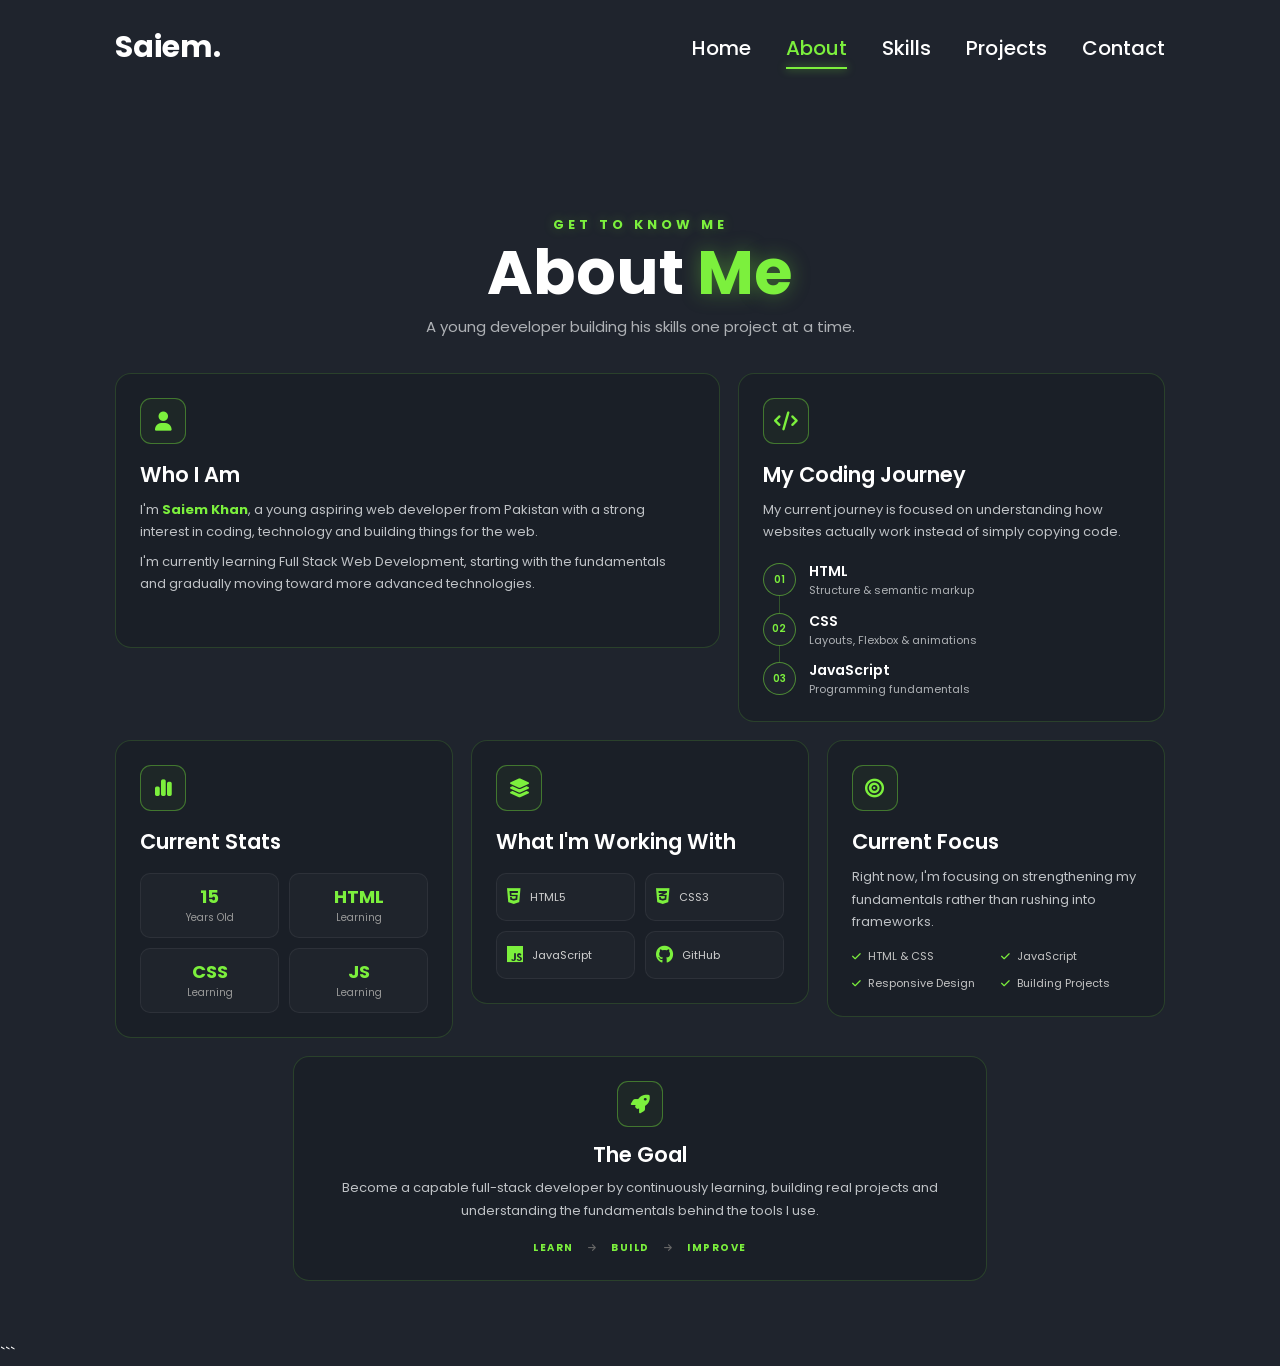
<file: about.html>
<!DOCTYPE html>
<html lang="en">

<head>
    <meta charset="UTF-8">
    <meta name="viewport" content="width=device-width, initial-scale=1.0">

    <title>About | Saiem Khan</title>

    <!-- Google Font -->
    <link
        href="https://fonts.googleapis.com/css2?family=Poppins:wght@300;400;500;600;700;800;900&display=swap"
        rel="stylesheet">

    <!-- Font Awesome -->
    <link
        rel="stylesheet"
        href="https://cdnjs.cloudflare.com/ajax/libs/font-awesome/6.7.2/css/all.min.css">

    <!-- Global Styles -->
    <link rel="stylesheet" href="style.css">

    <!-- About Styles -->
    <link rel="stylesheet" href="about.css">
</head>

<body>

    <!-- Animated Background -->
    <div class="bars-animation">
        <div class="bar" style="--i:6;"></div>
        <div class="bar" style="--i:5;"></div>
        <div class="bar" style="--i:4;"></div>
        <div class="bar" style="--i:3;"></div>
        <div class="bar" style="--i:2;"></div>
        <div class="bar" style="--i:1;"></div>
    </div>


    <!-- Navbar -->
    <header class="navbar">

        <a href="index.html" class="logo">Saiem.</a>

        <nav>
            <ul>

                <li>
                    <a href="index.html">Home</a>
                </li>

                <li class="active">
                    <a href="about.html">About</a>
                </li>

                <li>
                    <a href="skills.html">Skills</a>
                </li>

                <li>
                    <a href="projects.html">Projects</a>
                </li>

                <li>
                    <a href="contact.html">Contact</a>
                </li>

            </ul>
        </nav>

    </header>


    <!-- About Page -->
    <main class="about">

        <!-- Page Heading -->
        <section class="about-heading">

            <span>GET TO KNOW ME</span>

            <h1>About <strong>Me</strong></h1>

            <p>
                A young developer building his skills one project at a time.
            </p>

        </section>


        <!-- Main Grid -->
        <section class="about-grid">


            <!-- Introduction -->
            <div class="about-card intro-card">

                <div class="card-icon">
                    <i class="fa-solid fa-user"></i>
                </div>

                <div>
                    <h2>Who I Am</h2>

                    <p>
                        I'm <strong>Saiem Khan</strong>, a young aspiring
                        web developer from Pakistan with a strong interest
                        in coding, technology and building things for the web.
                    </p>

                    <p>
                        I'm currently learning Full Stack Web Development,
                        starting with the fundamentals and gradually moving
                        toward more advanced technologies.
                    </p>
                </div>

            </div>


            <!-- Coding Journey -->
            <div class="about-card journey-card">

                <div class="card-icon">
                    <i class="fa-solid fa-code"></i>
                </div>

                <h2>My Coding Journey</h2>

                <p>
                    My current journey is focused on understanding how
                    websites actually work instead of simply copying code.
                </p>

                <div class="journey-line">

                    <div class="journey-item">
                        <span>01</span>
                        <div>
                            <h3>HTML</h3>
                            <p>Structure & semantic markup</p>
                        </div>
                    </div>

                    <div class="journey-item">
                        <span>02</span>
                        <div>
                            <h3>CSS</h3>
                            <p>Layouts, Flexbox & animations</p>
                        </div>
                    </div>

                    <div class="journey-item">
                        <span>03</span>
                        <div>
                            <h3>JavaScript</h3>
                            <p>Programming fundamentals</p>
                        </div>
                    </div>

                </div>

            </div>


            <!-- Stats -->
            <div class="about-card stats-card">

                <div class="card-icon">
                    <i class="fa-solid fa-chart-simple"></i>
                </div>

                <h2>Current Stats</h2>

                <div class="stats-grid">

                    <div class="stat">
                        <strong>15</strong>
                        <span>Years Old</span>
                    </div>

                    <div class="stat">
                        <strong>HTML</strong>
                        <span>Learning</span>
                    </div>

                    <div class="stat">
                        <strong>CSS</strong>
                        <span>Learning</span>
                    </div>

                    <div class="stat">
                        <strong>JS</strong>
                        <span>Learning</span>
                    </div>

                </div>

            </div>


            <!-- What I Know -->
            <div class="about-card skills-card">

                <div class="card-icon">
                    <i class="fa-solid fa-layer-group"></i>
                </div>

                <h2>What I'm Working With</h2>

                <div class="tech-grid">

                    <div class="tech">
                        <i class="fa-brands fa-html5"></i>
                        <span>HTML5</span>
                    </div>

                    <div class="tech">
                        <i class="fa-brands fa-css3-alt"></i>
                        <span>CSS3</span>
                    </div>

                    <div class="tech">
                        <i class="fa-brands fa-js"></i>
                        <span>JavaScript</span>
                    </div>

                    <div class="tech">
                        <i class="fa-brands fa-github"></i>
                        <span>GitHub</span>
                    </div>

                </div>

            </div>


            <!-- Current Focus -->
            <div class="about-card focus-card">

                <div class="card-icon">
                    <i class="fa-solid fa-bullseye"></i>
                </div>

                <h2>Current Focus</h2>

                <p>
                    Right now, I'm focusing on strengthening my fundamentals
                    rather than rushing into frameworks.
                </p>

                <div class="focus-list">

                    <span>
                        <i class="fa-solid fa-check"></i>
                        HTML & CSS
                    </span>

                    <span>
                        <i class="fa-solid fa-check"></i>
                        JavaScript
                    </span>

                    <span>
                        <i class="fa-solid fa-check"></i>
                        Responsive Design
                    </span>

                    <span>
                        <i class="fa-solid fa-check"></i>
                        Building Projects
                    </span>

                </div>

            </div>


            <!-- Goal -->
            <div class="about-card goal-card">

                <div class="card-icon">
                    <i class="fa-solid fa-rocket"></i>
                </div>

                <h2>The Goal</h2>

                <p>
                    Become a capable full-stack developer by continuously
                    learning, building real projects and understanding the
                    fundamentals behind the tools I use.
                </p>

                <div class="goal-line">
                    <span>LEARN</span>
                    <i class="fa-solid fa-arrow-right"></i>
                    <span>BUILD</span>
                    <i class="fa-solid fa-arrow-right"></i>
                    <span>IMPROVE</span>
                </div>

            </div>

        </section>

    </main>

</body>

</html>
```
</file>
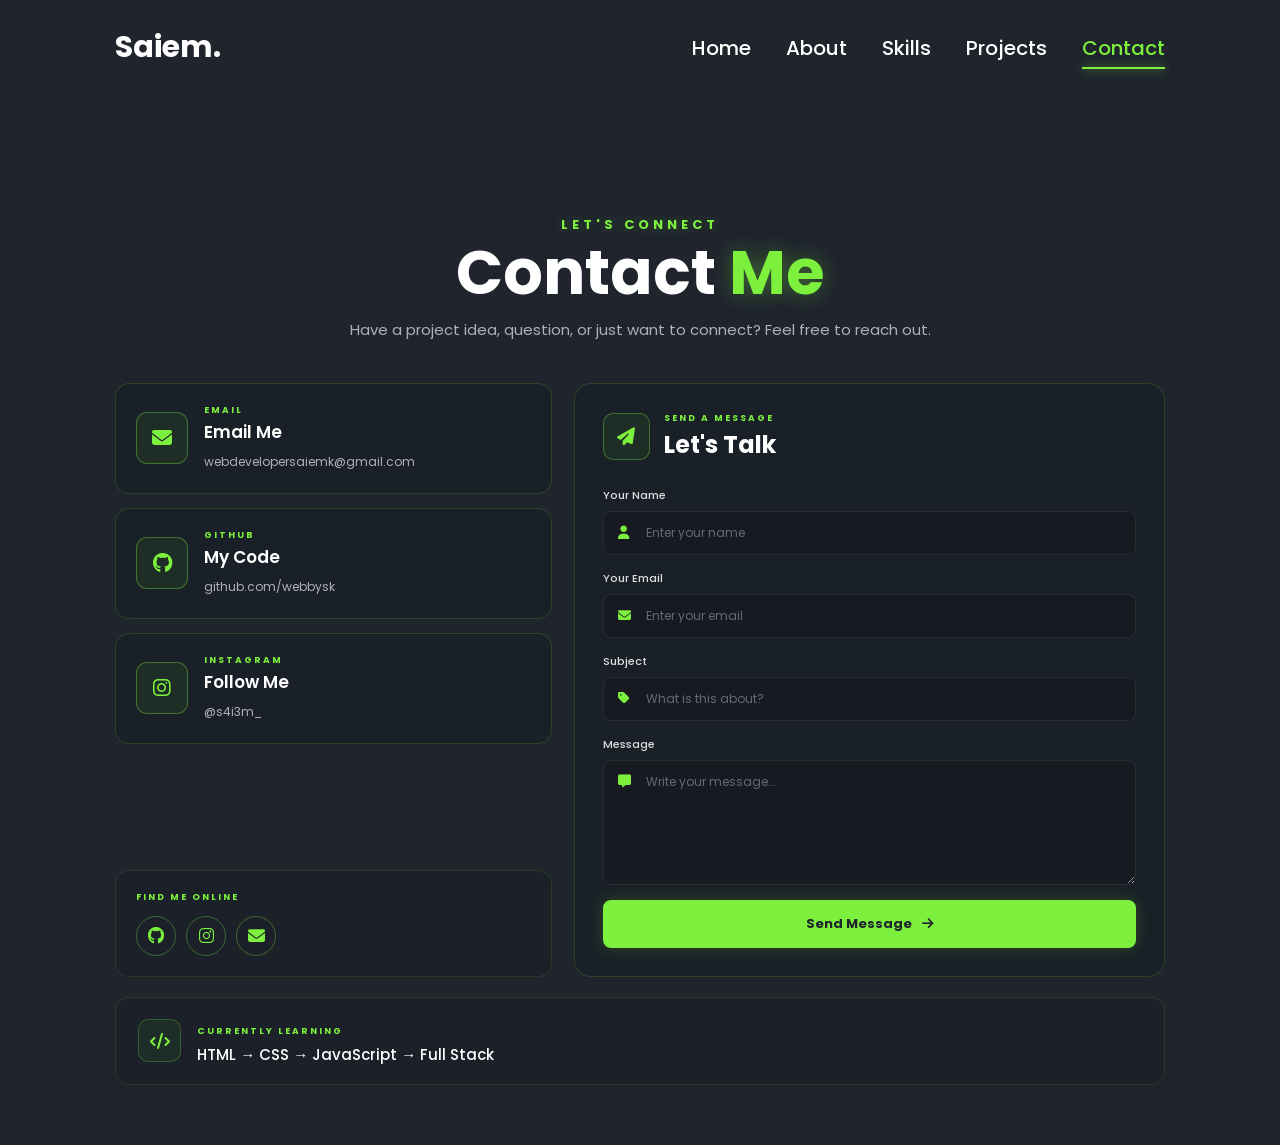
<file: contact.html>
<!DOCTYPE html>
<html lang="en">

<head>

    <meta charset="UTF-8">
    <meta name="viewport" content="width=device-width, initial-scale=1.0">

    <title>Contact | Saiem Khan</title>

    <!-- Google Font -->
    <link
        href="https://fonts.googleapis.com/css2?family=Poppins:wght@300;400;500;600;700;800;900&display=swap"
        rel="stylesheet">

    <!-- Font Awesome -->
    <link
        rel="stylesheet"
        href="https://cdnjs.cloudflare.com/ajax/libs/font-awesome/6.7.2/css/all.min.css">

    <!-- Global Styles -->
    <link rel="stylesheet" href="style.css">

    <!-- Contact Styles -->
    <link rel="stylesheet" href="contact.css">

</head>


<body>


    <!-- =====================================================
         ANIMATED BACKGROUND
    ====================================================== -->

    <div class="bars-animation">

        <div class="bar" style="--i:6;"></div>
        <div class="bar" style="--i:5;"></div>
        <div class="bar" style="--i:4;"></div>
        <div class="bar" style="--i:3;"></div>
        <div class="bar" style="--i:2;"></div>
        <div class="bar" style="--i:1;"></div>

    </div>



    <!-- =====================================================
         NAVBAR
    ====================================================== -->

    <header class="navbar">

        <a href="index.html" class="logo">
            Saiem.
        </a>


        <nav>

            <ul>

                <li>
                    <a href="index.html">
                        Home
                    </a>
                </li>

                <li>
                    <a href="about.html">
                        About
                    </a>
                </li>

                <li>
                    <a href="skills.html">
                        Skills
                    </a>
                </li>

                <li>
                    <a href="projects.html">
                        Projects
                    </a>
                </li>

                <li class="active">
                    <a href="contact.html">
                        Contact
                    </a>
                </li>

            </ul>

        </nav>

    </header>



    <!-- =====================================================
         CONTACT PAGE
    ====================================================== -->

    <main class="contact">


        <!-- =================================================
             PAGE HEADING
        ================================================== -->

        <section class="contact-heading">

            <span>
                LET'S CONNECT
            </span>

            <h1>
                Contact <strong>Me</strong>
            </h1>

            <p>
                Have a project idea, question, or just want to connect?
                Feel free to reach out.
            </p>

        </section>



        <!-- =================================================
             CONTACT GRID
        ================================================== -->

        <section class="contact-grid">


            <!-- =================================================
                 CONTACT INFORMATION
            ================================================== -->

            <div class="contact-info">


                <div class="contact-card">

                    <div class="contact-icon">
                        <i class="fa-solid fa-envelope"></i>
                    </div>

                    <div>

                        <span>
                            EMAIL
                        </span>

                        <h3>
                            Email Me
                        </h3>

                        <a href="mailto:webdevelopersaiemk@gmail.com">
                            webdevelopersaiemk@gmail.com
                        </a>

                    </div>

                </div>



                <div class="contact-card">

                    <div class="contact-icon">
                        <i class="fa-brands fa-github"></i>
                    </div>

                    <div>

                        <span>
                            GITHUB
                        </span>

                        <h3>
                            My Code
                        </h3>

                        <a
                            href="https://github.com/webbysk"
                            target="_blank"
                            rel="noopener noreferrer">

                            github.com/webbysk

                        </a>

                    </div>

                </div>



                <div class="contact-card">

                    <div class="contact-icon">
                        <i class="fa-brands fa-instagram"></i>
                    </div>

                    <div>

                        <span>
                            INSTAGRAM
                        </span>

                        <h3>
                            Follow Me
                        </h3>

                        <a
                            href="https://instagram.com/s4i3m_"
                            target="_blank"
                            rel="noopener noreferrer">

                            @s4i3m_

                        </a>

                    </div>

                </div>



                <!-- Social Links -->

                <div class="contact-socials">

                    <span>
                        FIND ME ONLINE
                    </span>


                    <div>

                        <a
                            href="https://github.com/webbysk"
                            target="_blank"
                            rel="noopener noreferrer"
                            aria-label="GitHub">

                            <i class="fa-brands fa-github"></i>

                        </a>


                        <a
                            href="https://instagram.com/s4i3m_"
                            target="_blank"
                            rel="noopener noreferrer"
                            aria-label="Instagram">

                            <i class="fa-brands fa-instagram"></i>

                        </a>


                        <a
                            href="mailto:webdevelopersaiemk@gmail.com"
                            aria-label="Email">

                            <i class="fa-solid fa-envelope"></i>

                        </a>

                    </div>

                </div>

            </div>



            <!-- =================================================
                 CONTACT FORM
            ================================================== -->

            <div class="contact-form-card">


                <div class="form-heading">

                    <div class="form-icon">
                        <i class="fa-solid fa-paper-plane"></i>
                    </div>

                    <div>

                        <span>
                            SEND A MESSAGE
                        </span>

                        <h2>
                            Let's Talk
                        </h2>

                    </div>

                </div>


                <form>


                    <!-- Name -->

                    <div class="input-group">

                        <label for="name">
                            Your Name
                        </label>

                        <div class="input-box">

                            <i class="fa-solid fa-user"></i>

                            <input
                                type="text"
                                id="name"
                                name="name"
                                placeholder="Enter your name"
                                required>

                        </div>

                    </div>



                    <!-- Email -->

                    <div class="input-group">

                        <label for="email">
                            Your Email
                        </label>

                        <div class="input-box">

                            <i class="fa-solid fa-envelope"></i>

                            <input
                                type="email"
                                id="email"
                                name="email"
                                placeholder="Enter your email"
                                required>

                        </div>

                    </div>



                    <!-- Subject -->

                    <div class="input-group">

                        <label for="subject">
                            Subject
                        </label>

                        <div class="input-box">

                            <i class="fa-solid fa-tag"></i>

                            <input
                                type="text"
                                id="subject"
                                name="subject"
                                placeholder="What is this about?">

                        </div>

                    </div>



                    <!-- Message -->

                    <div class="input-group">

                        <label for="message">
                            Message
                        </label>

                        <div class="input-box textarea-box">

                            <i class="fa-solid fa-message"></i>

                            <textarea
                                id="message"
                                name="message"
                                rows="5"
                                placeholder="Write your message..."
                                required></textarea>

                        </div>

                    </div>



                    <!-- Submit -->

                    <button
                        type="submit"
                        class="send-btn">

                        Send Message

                        <i class="fa-solid fa-arrow-right"></i>

                    </button>


                </form>

            </div>


        </section>



        <!-- =================================================
             BOTTOM CTA
        ================================================== -->

        <section class="contact-footer">

            <div class="footer-icon">

                <i class="fa-solid fa-code"></i>

            </div>

            <div>

                <span>
                    CURRENTLY LEARNING
                </span>

                <h2>
                    HTML → CSS → JavaScript → Full Stack
                </h2>

            </div>

        </section>


    </main>


</body>

</html>
</file>
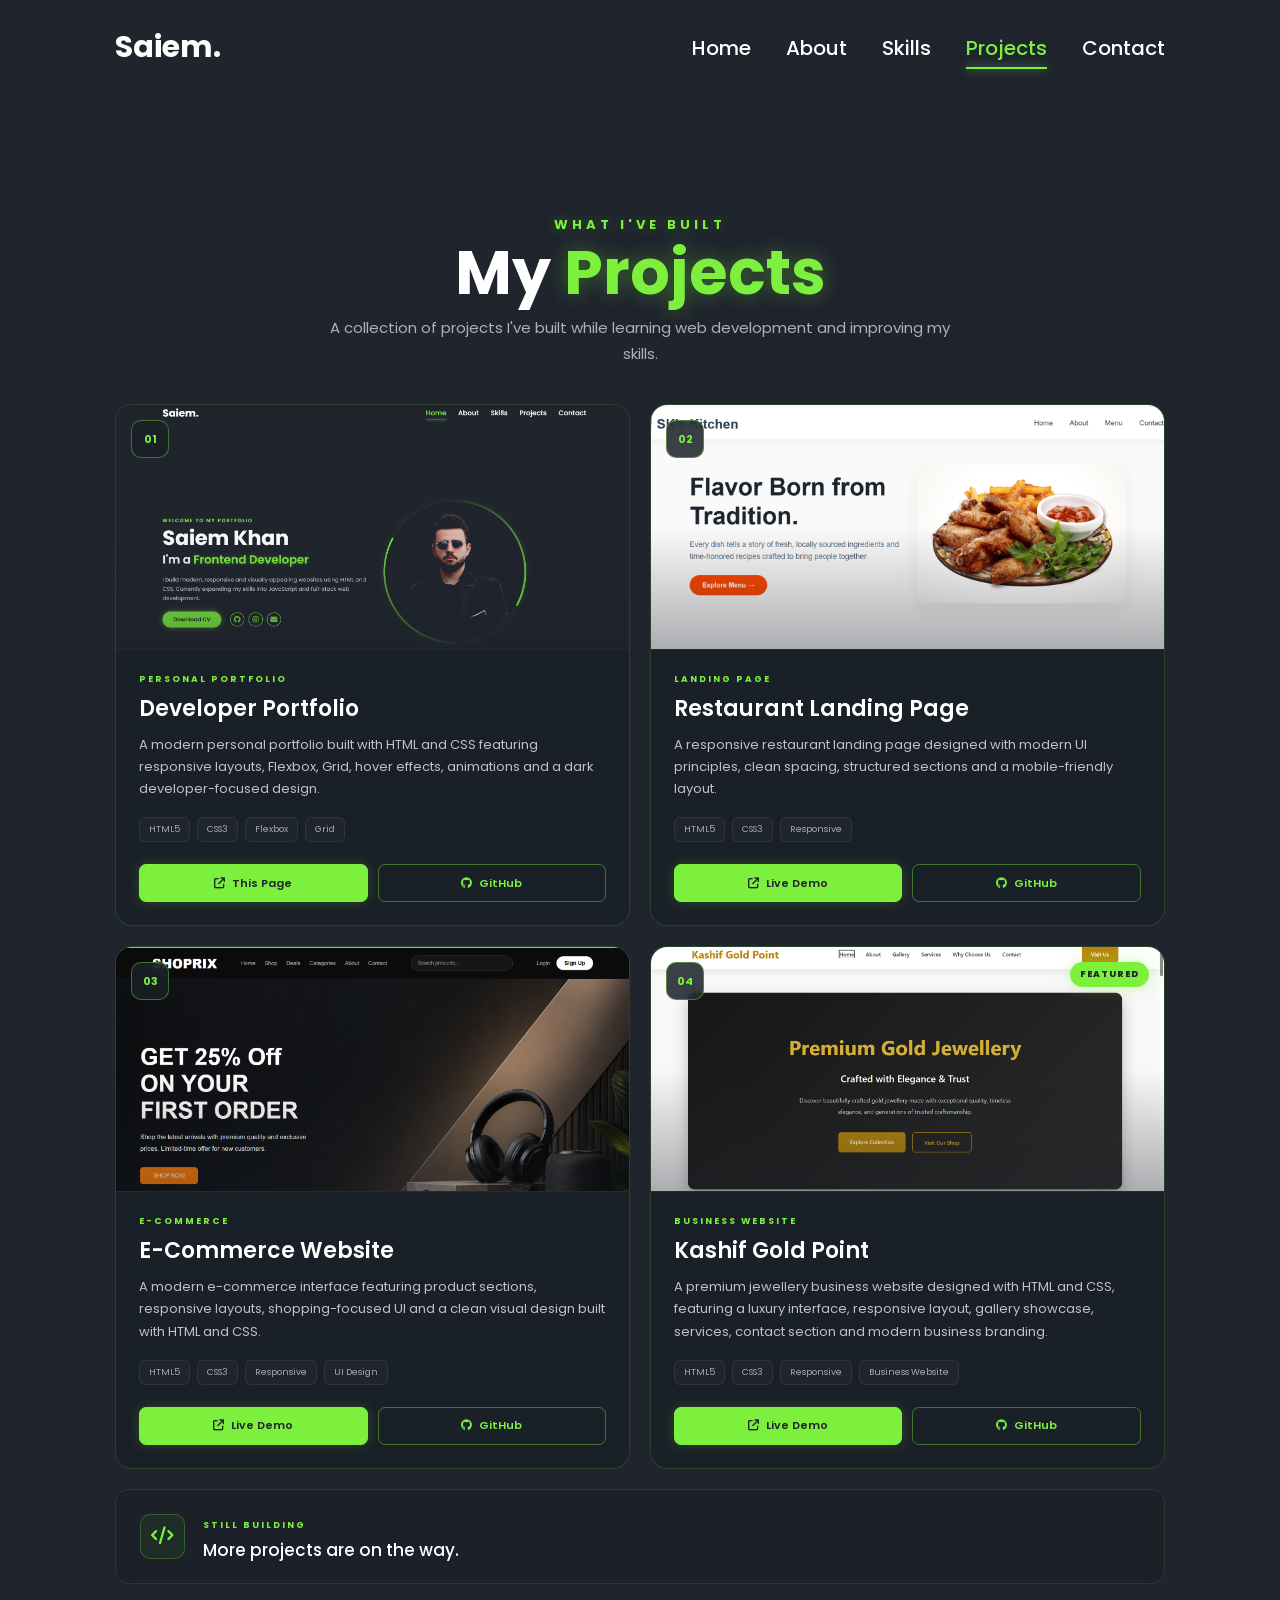
<file: projects.html>
<!DOCTYPE html>
<html lang="en">

<head>

    <meta charset="UTF-8">
    <meta name="viewport" content="width=device-width, initial-scale=1.0">

    <title>Projects | Saiem Khan</title>

    <!-- Google Font -->
    <link
        href="https://fonts.googleapis.com/css2?family=Poppins:wght@300;400;500;600;700;800;900&display=swap"
        rel="stylesheet">

    <!-- Font Awesome -->
    <link
        rel="stylesheet"
        href="https://cdnjs.cloudflare.com/ajax/libs/font-awesome/6.7.2/css/all.min.css">

    <!-- Global Styles -->
    <link rel="stylesheet" href="style.css">

    <!-- Projects Styles -->
    <link rel="stylesheet" href="projects.css">

</head>


<body>


    <!-- =====================================================
         ANIMATED BACKGROUND
    ====================================================== -->

    <div class="bars-animation">

        <div class="bar" style="--i:6;"></div>
        <div class="bar" style="--i:5;"></div>
        <div class="bar" style="--i:4;"></div>
        <div class="bar" style="--i:3;"></div>
        <div class="bar" style="--i:2;"></div>
        <div class="bar" style="--i:1;"></div>

    </div>



    <!-- =====================================================
         NAVBAR
    ====================================================== -->

    <header class="navbar">

        <a href="index.html" class="logo">
            Saiem.
        </a>


        <nav>

            <ul>

                <li>
                    <a href="index.html">
                        Home
                    </a>
                </li>

                <li>
                    <a href="about.html">
                        About
                    </a>
                </li>

                <li>
                    <a href="skills.html">
                        Skills
                    </a>
                </li>

                <li class="active">
                    <a href="projects.html">
                        Projects
                    </a>
                </li>

                <li>
                    <a href="contact.html">
                        Contact
                    </a>
                </li>

            </ul>

        </nav>

    </header>



    <!-- =====================================================
         PROJECTS PAGE
    ====================================================== -->

    <main class="projects">


        <!-- =================================================
             PAGE HEADING
        ================================================== -->

        <section class="projects-heading">

            <span>
                WHAT I'VE BUILT
            </span>

            <h1>
                My <strong>Projects</strong>
            </h1>

            <p>
                A collection of projects I've built while learning
                web development and improving my skills.
            </p>

        </section>



        <!-- =================================================
             PROJECT GRID
        ================================================== -->

        <section class="project-grid">


            <!-- =================================================
                 PROJECT 1
            ================================================== -->

            <article class="project-card">


                <div class="project-image">

                    <img
                        src="./images/Screenshot 2026-07-24 094559.png"
                        alt="Developer Portfolio Website">

                    <div class="project-number">
                        01
                    </div>

                </div>


                <div class="project-content">

                    <span class="project-category">
                        PERSONAL PORTFOLIO
                    </span>

                    <h2>
                        Developer Portfolio
                    </h2>

                    <p>
                        A modern personal portfolio built with HTML
                        and CSS featuring responsive layouts, Flexbox,
                        Grid, hover effects, animations and a dark
                        developer-focused design.
                    </p>


                    <div class="project-tags">

                        <span>HTML5</span>
                        <span>CSS3</span>
                        <span>Flexbox</span>
                        <span>Grid</span>

                    </div>


                    <div class="project-buttons">

                        <a
                            href="index.html"
                            class="live-btn">

                            <i class="fa-solid fa-arrow-up-right-from-square"></i>

                            This Page

                        </a>


                        <a
                            href="https://github.com/webbysk/Portfolio"
                            target="_blank"
                            rel="noopener noreferrer"
                            class="github-btn">

                            <i class="fa-brands fa-github"></i>

                            GitHub

                        </a>

                    </div>

                </div>

            </article>



            <!-- =================================================
                 PROJECT 2
            ================================================== -->

            <article class="project-card">


                <div class="project-image">

                    <img
                        src="./images/Screenshot 2026-07-24 094455.png"
                        alt="Restaurant Landing Page">

                    <div class="project-number">
                        02
                    </div>

                </div>


                <div class="project-content">

                    <span class="project-category">
                        LANDING PAGE
                    </span>

                    <h2>
                        Restaurant Landing Page
                    </h2>

                    <p>
                        A responsive restaurant landing page designed
                        with modern UI principles, clean spacing,
                        structured sections and a mobile-friendly layout.
                    </p>


                    <div class="project-tags">

                        <span>HTML5</span>
                        <span>CSS3</span>
                        <span>Responsive</span>

                    </div>


                    <div class="project-buttons">

                        <a
                            href="./Restaurant Landing Page/index.html"
                            target="_blank"
                            rel="noopener noreferrer"
                            class="live-btn">

                            <i class="fa-solid fa-arrow-up-right-from-square"></i>

                            Live Demo

                        </a>


                        <a
                            href="#"
                            class="github-btn">

                            <i class="fa-brands fa-github"></i>

                            GitHub

                        </a>

                    </div>

                </div>

            </article>



            <!-- =================================================
                 PROJECT 3
            ================================================== -->

            <article class="project-card">


                <div class="project-image">

                    <img
                        src="./images/ecommerce-website-preview.png"
                        alt="E-Commerce Website">

                    <div class="project-number">
                        03
                    </div>

                </div>


                <div class="project-content">

                    <span class="project-category">
                        E-COMMERCE
                    </span>

                    <h2>
                        E-Commerce Website
                    </h2>

                    <p>
                        A modern e-commerce interface featuring
                        product sections, responsive layouts,
                        shopping-focused UI and a clean visual
                        design built with HTML and CSS.
                    </p>


                    <div class="project-tags">

                        <span>HTML5</span>
                        <span>CSS3</span>
                        <span>Responsive</span>
                        <span>UI Design</span>

                    </div>


                    <div class="project-buttons">

                        <a
                            href="./Ecommerce Website/index.html"
                            target="_blank"
                            rel="noopener noreferrer"
                            class="live-btn">

                            <i class="fa-solid fa-arrow-up-right-from-square"></i>

                            Live Demo

                        </a>


                        <a
                            href="#"
                            class="github-btn">

                            <i class="fa-brands fa-github"></i>

                            GitHub

                        </a>

                    </div>

                </div>

            </article>



            <!-- =================================================
                 PROJECT 4
            ================================================== -->

            <article class="project-card featured-project">


                <div class="project-image">

                    <img
                        src="./images/gold-website-preview.png"
                        alt="Kashif Gold Point Website">

                    <div class="project-number">
                        04
                    </div>

                    <span class="featured-badge">
                        FEATURED
                    </span>

                </div>


                <div class="project-content">

                    <span class="project-category">
                        BUSINESS WEBSITE
                    </span>

                    <h2>
                        Kashif Gold Point
                    </h2>

                    <p>
                        A premium jewellery business website designed
                        with HTML and CSS, featuring a luxury interface,
                        responsive layout, gallery showcase, services,
                        contact section and modern business branding.
                    </p>


                    <div class="project-tags">

                        <span>HTML5</span>
                        <span>CSS3</span>
                        <span>Responsive</span>
                        <span>Business Website</span>

                    </div>


                    <div class="project-buttons">

                        <a
                            href="./Kashif Gold Point/index.html"
                            target="_blank"
                            rel="noopener noreferrer"
                            class="live-btn">

                            <i class="fa-solid fa-arrow-up-right-from-square"></i>

                            Live Demo

                        </a>


                        <a
                            href="https://github.com/webbysk/Kashif-Gold-Point"
                            target="_blank"
                            rel="noopener noreferrer"
                            class="github-btn">

                            <i class="fa-brands fa-github"></i>

                            GitHub

                        </a>

                    </div>

                </div>

            </article>


        </section>


        <!-- =================================================
             BOTTOM MESSAGE
        ================================================== -->

        <section class="projects-footer">

            <i class="fa-solid fa-code"></i>

            <div>

                <span>
                    STILL BUILDING
                </span>

                <h2>
                    More projects are on the way.
                </h2>

            </div>

        </section>


    </main>


</body>

</html>
</file>
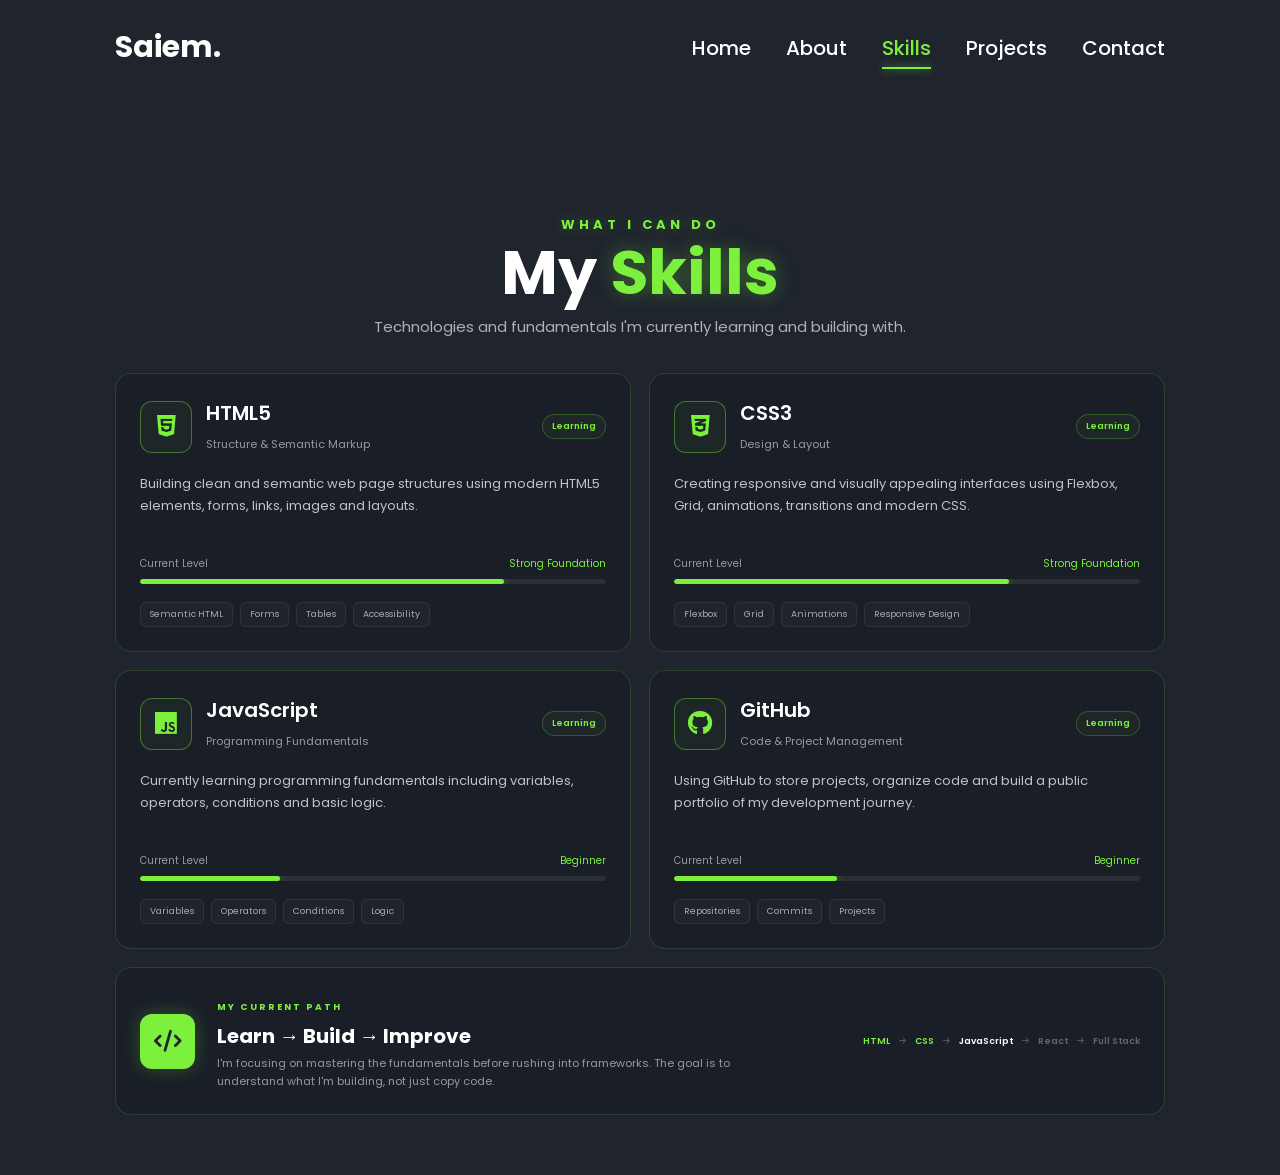
<file: skills.html>
<!DOCTYPE html>
<html lang="en">

<head>
    <meta charset="UTF-8">
    <meta name="viewport" content="width=device-width, initial-scale=1.0">

    <title>Skills | Saiem Khan</title>

    <!-- Google Font -->
    <link
        href="https://fonts.googleapis.com/css2?family=Poppins:wght@300;400;500;600;700;800;900&display=swap"
        rel="stylesheet">

    <!-- Font Awesome -->
    <link
        rel="stylesheet"
        href="https://cdnjs.cloudflare.com/ajax/libs/font-awesome/6.7.2/css/all.min.css">

    <!-- Global Styles -->
    <link rel="stylesheet" href="style.css">

    <!-- Skills Styles -->
    <link rel="stylesheet" href="skills.css">
</head>

<body>

    <!-- Animated Background -->
    <div class="bars-animation">

        <div class="bar" style="--i:6;"></div>
        <div class="bar" style="--i:5;"></div>
        <div class="bar" style="--i:4;"></div>
        <div class="bar" style="--i:3;"></div>
        <div class="bar" style="--i:2;"></div>
        <div class="bar" style="--i:1;"></div>

    </div>


    <!-- Navbar -->
    <header class="navbar">

        <a href="index.html" class="logo">Saiem.</a>

        <nav>

            <ul>

                <li>
                    <a href="index.html">Home</a>
                </li>

                <li>
                    <a href="about.html">About</a>
                </li>

                <li class="active">
                    <a href="skills.html">Skills</a>
                </li>

                <li>
                    <a href="projects.html">Projects</a>
                </li>

                <li>
                    <a href="contact.html">Contact</a>
                </li>

            </ul>

        </nav>

    </header>


    <!-- Skills Page -->
    <main class="skills">

        <!-- Heading -->
        <section class="skills-heading">

            <span>WHAT I CAN DO</span>

            <h1>My <strong>Skills</strong></h1>

            <p>
                Technologies and fundamentals I'm currently learning and building with.
            </p>

        </section>


        <!-- Skills Grid -->
        <section class="skills-grid">


            <!-- HTML -->
            <div class="skill-card html-card">

                <div class="skill-top">

                    <div class="skill-icon">
                        <i class="fa-brands fa-html5"></i>
                    </div>

                    <div class="skill-title">

                        <h2>HTML5</h2>

                        <span>Structure & Semantic Markup</span>

                    </div>

                    <strong>Learning</strong>

                </div>


                <div class="skill-description">

                    <p>
                        Building clean and semantic web page structures using
                        modern HTML5 elements, forms, links, images and layouts.
                    </p>

                </div>


                <div class="skill-progress">

                    <div class="progress-info">
                        <span>Current Level</span>
                        <span>Strong Foundation</span>
                    </div>

                    <div class="progress-bar">
                        <span></span>
                    </div>

                </div>


                <div class="skill-tags">

                    <span>Semantic HTML</span>
                    <span>Forms</span>
                    <span>Tables</span>
                    <span>Accessibility</span>

                </div>

            </div>


            <!-- CSS -->
            <div class="skill-card css-card">

                <div class="skill-top">

                    <div class="skill-icon">
                        <i class="fa-brands fa-css3-alt"></i>
                    </div>

                    <div class="skill-title">

                        <h2>CSS3</h2>

                        <span>Design & Layout</span>

                    </div>

                    <strong>Learning</strong>

                </div>


                <div class="skill-description">

                    <p>
                        Creating responsive and visually appealing interfaces
                        using Flexbox, Grid, animations, transitions and modern CSS.
                    </p>

                </div>


                <div class="skill-progress">

                    <div class="progress-info">
                        <span>Current Level</span>
                        <span>Strong Foundation</span>
                    </div>

                    <div class="progress-bar">
                        <span></span>
                    </div>

                </div>


                <div class="skill-tags">

                    <span>Flexbox</span>
                    <span>Grid</span>
                    <span>Animations</span>
                    <span>Responsive Design</span>

                </div>

            </div>


            <!-- JavaScript -->
            <div class="skill-card js-card">

                <div class="skill-top">

                    <div class="skill-icon">
                        <i class="fa-brands fa-js"></i>
                    </div>

                    <div class="skill-title">

                        <h2>JavaScript</h2>

                        <span>Programming Fundamentals</span>

                    </div>

                    <strong>Learning</strong>

                </div>


                <div class="skill-description">

                    <p>
                        Currently learning programming fundamentals including
                        variables, operators, conditions and basic logic.
                    </p>

                </div>


                <div class="skill-progress">

                    <div class="progress-info">
                        <span>Current Level</span>
                        <span>Beginner</span>
                    </div>

                    <div class="progress-bar">
                        <span></span>
                    </div>

                </div>


                <div class="skill-tags">

                    <span>Variables</span>
                    <span>Operators</span>
                    <span>Conditions</span>
                    <span>Logic</span>

                </div>

            </div>


            <!-- GitHub -->
            <div class="skill-card github-card">

                <div class="skill-top">

                    <div class="skill-icon">
                        <i class="fa-brands fa-github"></i>
                    </div>

                    <div class="skill-title">

                        <h2>GitHub</h2>

                        <span>Code & Project Management</span>

                    </div>

                    <strong>Learning</strong>

                </div>


                <div class="skill-description">

                    <p>
                        Using GitHub to store projects, organize code and build
                        a public portfolio of my development journey.
                    </p>

                </div>


                <div class="skill-progress">

                    <div class="progress-info">
                        <span>Current Level</span>
                        <span>Beginner</span>
                    </div>

                    <div class="progress-bar">
                        <span></span>
                    </div>

                </div>


                <div class="skill-tags">

                    <span>Repositories</span>
                    <span>Commits</span>
                    <span>Projects</span>

                </div>

            </div>


        </section>


        <!-- Learning Path -->
        <section class="learning-card">

            <div class="learning-icon">
                <i class="fa-solid fa-code"></i>
            </div>

            <div class="learning-content">

                <span>MY CURRENT PATH</span>

                <h2>Learn → Build → Improve</h2>

                <p>
                    I'm focusing on mastering the fundamentals before rushing
                    into frameworks. The goal is to understand what I'm building,
                    not just copy code.
                </p>

            </div>

            <div class="learning-path">

                <span class="active">HTML</span>

                <i class="fa-solid fa-arrow-right"></i>

                <span class="active">CSS</span>

                <i class="fa-solid fa-arrow-right"></i>

                <span class="current">JavaScript</span>

                <i class="fa-solid fa-arrow-right"></i>

                <span>React</span>

                <i class="fa-solid fa-arrow-right"></i>

                <span>Full Stack</span>

            </div>

        </section>

    </main>

</body>

</html>
</file>
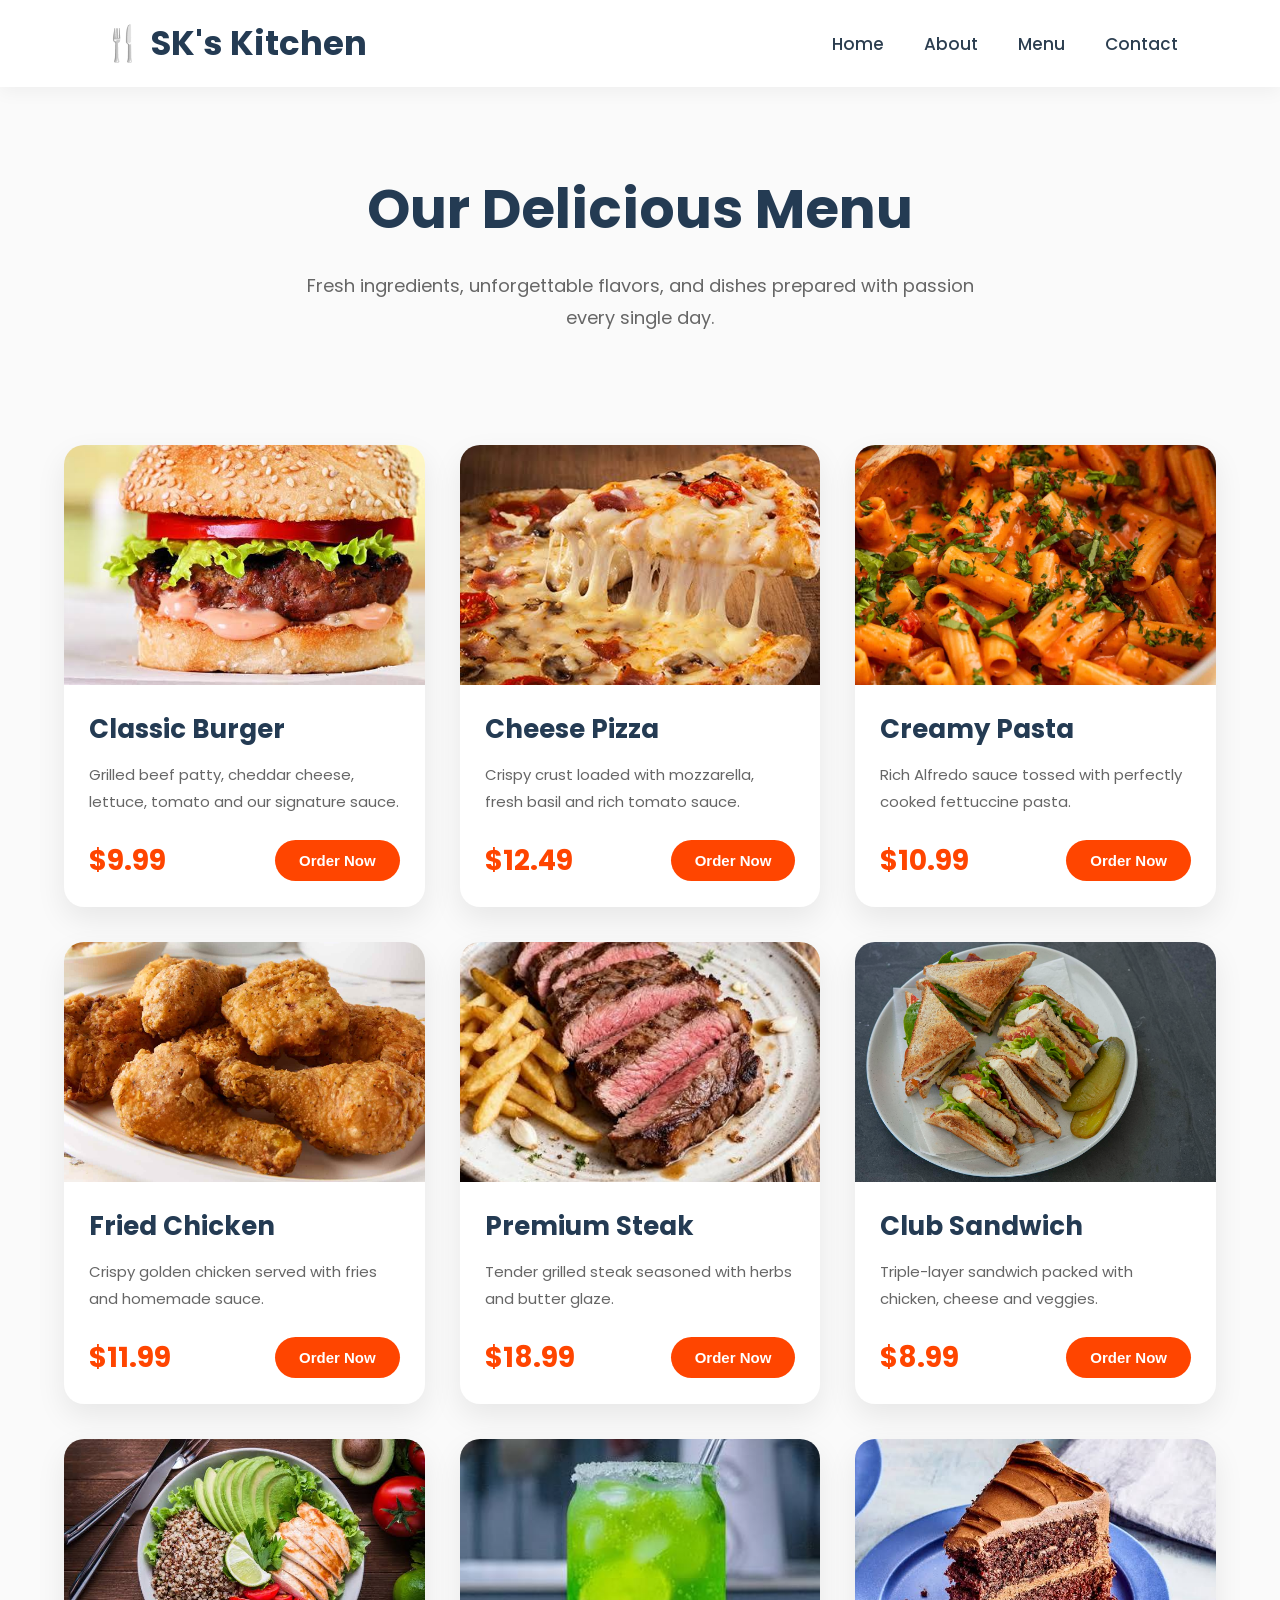
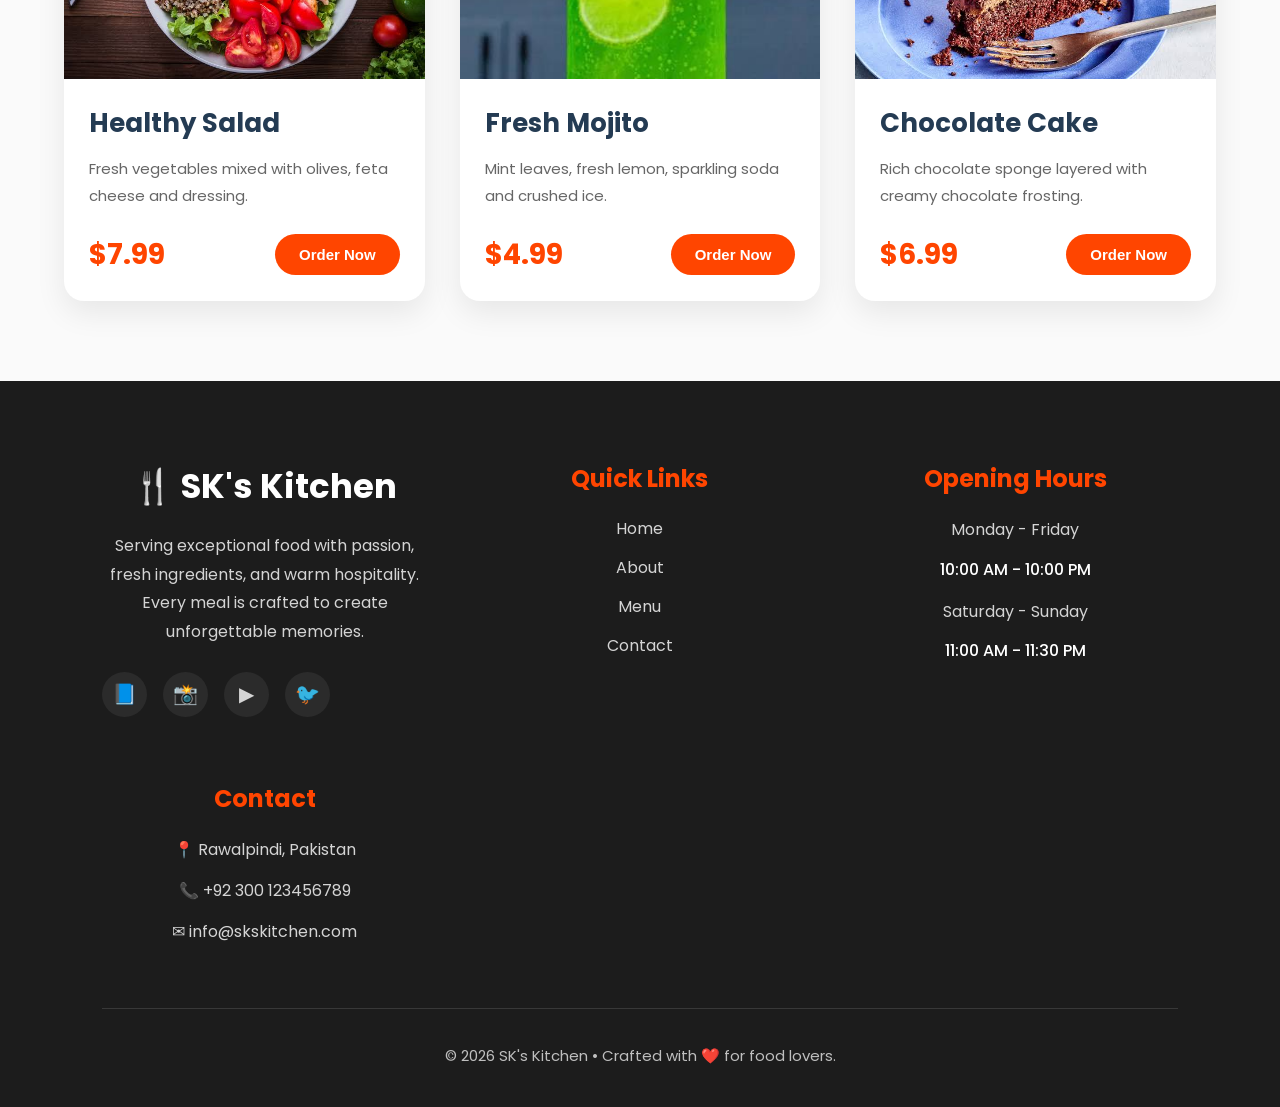
<file: Restaurant Landing Page/menu.html>
<!DOCTYPE html>
<html lang="en">
<head>
    <meta charset="UTF-8">
    <meta name="viewport" content="width=device-width, initial-scale=1.0">
    <title>SK's Kitchen | Menu</title>

    <link rel="stylesheet" href="./CSS/menu.css">

    <!-- Google Font -->
    <link rel="preconnect" href="https://fonts.googleapis.com">
    <link rel="preconnect" href="https://fonts.gstatic.com" crossorigin>
    <link href="https://fonts.googleapis.com/css2?family=Poppins:wght@300;400;500;600;700;800&display=swap" rel="stylesheet">
    <link rel="stylesheet" href="smooth.css">
    <script src="script.js"></script>
</head>

<body>
<div class="page">
    <!-- ===================== NAVBAR ===================== -->

    <header class="navbar">

        <h1 class="logo">
            🍴 SK's Kitchen
        </h1>

        <nav class="nav-links">

            <a href="index.html">Home</a>

            <a href="about.html">About</a>

            <a href="menu.html">Menu</a>

            <a href="#">Contact</a>

        </nav>

    </header>



    <!-- ===================== HERO ===================== -->

    <section class="hero">

        <h1>Our Delicious Menu</h1>

        <p>
            Fresh ingredients, unforgettable flavors, and dishes prepared
            with passion every single day.
        </p>

    </section>



    <!-- ===================== PRODUCTS ===================== -->

    <section class="products">


        <!-- CARD 1 -->

        <div class="product">

            <img src="./images/images (1).jfif" alt="Burger">

            <div class="content">

                <h2>Classic Burger</h2>

                <p>
                    Grilled beef patty, cheddar cheese,
                    lettuce, tomato and our signature sauce.
                </p>

                <div class="bottom">

                    <span class="price">$9.99</span>

                    <button>Order Now</button>

                </div>

            </div>

        </div>



        <!-- CARD 2 -->

        <div class="product">

            <img src="./images/images (2).jfif" alt="Pizza">

            <div class="content">

                <h2>Cheese Pizza</h2>

                <p>
                    Crispy crust loaded with mozzarella,
                    fresh basil and rich tomato sauce.
                </p>

                <div class="bottom">

                    <span class="price">$12.49</span>

                    <button>Order Now</button>

                </div>

            </div>

        </div>



        <!-- CARD 3 -->

        <div class="product">

            <img src="./images/Creamy-One-Pot-Pasta-6.9.jpg" alt="Pasta">

            <div class="content">

                <h2>Creamy Pasta</h2>

                <p>
                    Rich Alfredo sauce tossed with
                    perfectly cooked fettuccine pasta.
                </p>

                <div class="bottom">

                    <span class="price">$10.99</span>

                    <button>Order Now</button>

                </div>

            </div>

        </div>



        <!-- CARD 4 -->

        <div class="product">

            <img src="./images/batter-fried-chicken-1200.jpg" alt="Chicken">

            <div class="content">

                <h2>Fried Chicken</h2>

                <p>
                    Crispy golden chicken served
                    with fries and homemade sauce.
                </p>

                <div class="bottom">

                    <span class="price">$11.99</span>

                    <button>Order Now</button>

                </div>

            </div>

        </div>



        <!-- CARD 5 -->

        <div class="product">

            <img src="./images/images (3).jfif" alt="Steak">

            <div class="content">

                <h2>Premium Steak</h2>

                <p>
                    Tender grilled steak seasoned
                    with herbs and butter glaze.
                </p>

                <div class="bottom">

                    <span class="price">$18.99</span>

                    <button>Order Now</button>

                </div>

            </div>

        </div>



        <!-- CARD 6 -->

        <div class="product">

            <img src="./images/club_sandwich_16496_16x9.jpg" alt="Sandwich">

            <div class="content">

                <h2>Club Sandwich</h2>

                <p>
                    Triple-layer sandwich packed
                    with chicken, cheese and veggies.
                </p>

                <div class="bottom">

                    <span class="price">$8.99</span>

                    <button>Order Now</button>

                </div>

            </div>

        </div>



        <!-- CARD 7 -->

        <div class="product">

            <img src="./images/images (4).jfif" alt="Salad">

            <div class="content">

                <h2>Healthy Salad</h2>

                <p>
                    Fresh vegetables mixed with
                    olives, feta cheese and dressing.
                </p>

                <div class="bottom">

                    <span class="price">$7.99</span>

                    <button>Order Now</button>

                </div>

            </div>

        </div>



        <!-- CARD 8 -->

        <div class="product">

            <img src="./images/images (5).jfif" alt="Drink">

            <div class="content">

                <h2>Fresh Mojito</h2>

                <p>
                    Mint leaves, fresh lemon,
                    sparkling soda and crushed ice.
                </p>

                <div class="bottom">

                    <span class="price">$4.99</span>

                    <button>Order Now</button>

                </div>

            </div>

        </div>



        <!-- CARD 9 -->

        <div class="product">

            <img src="./images/images (6).jfif" alt="Dessert">

            <div class="content">

                <h2>Chocolate Cake</h2>

                <p>
                    Rich chocolate sponge layered
                    with creamy chocolate frosting.
                </p>

                <div class="bottom">

                    <span class="price">$6.99</span>

                    <button>Order Now</button>

                </div>

            </div>

        </div>


    </section>



<!-- =======================================================
                        FOOTER
======================================================= -->

<footer class="footer">

    <div class="footer-container">

        <!-- Brand -->

        <div class="footer-box">

            <h2>🍴 SK's Kitchen</h2>

            <p>
                Serving exceptional food with passion, fresh ingredients,
                and warm hospitality. Every meal is crafted to create
                unforgettable memories.
            </p>

            <div class="social-icons">

                <a href="#">📘</a>
                <a href="#">📸</a>
                <a href="#">▶</a>
                <a href="#">🐦</a>

            </div>

        </div>


        <!-- Quick Links -->

        <div class="footer-box">

            <h3>Quick Links</h3>

            <a href="index.html">Home</a>
            <a href="about.html">About</a>
            <a href="menu.html">Menu</a>
            <a href="contact.html">Contact</a>

        </div>


        <!-- Opening Hours -->

        <div class="footer-box">

            <h3>Opening Hours</h3>

            <p>Monday - Friday</p>
            <span>10:00 AM - 10:00 PM</span>

            <p>Saturday - Sunday</p>
            <span>11:00 AM - 11:30 PM</span>

        </div>


        <!-- Contact -->

        <div class="footer-box">

            <h3>Contact</h3>

            <p>📍 Rawalpindi, Pakistan</p>

            <p>📞 +92 300 123456789</p>

            <p>✉ info@skskitchen.com</p>

        </div>

    </div>


    <div class="footer-bottom">

        <p>

            © 2026 SK's Kitchen • Crafted with ❤️ for food lovers.

        </p>

    </div>

</footer>
</div>

</body>
</html>
</file>
<file: style.css>
@import url('https://fonts.googleapis.com/css2?family=Poppins:wght@300;400;500;600;700;800;900&display=swap');


/* =========================
   RESET
========================= */

* {
    margin: 0;
    padding: 0;
    box-sizing: border-box;
    font-family: 'Poppins', sans-serif;
}

html {
    scroll-behavior: smooth;
}

body {
    background: #1f242d;
    color: #fff;
    overflow-x: hidden;
}

a {
    color: #fff;
    text-decoration: none;
}


/* =========================
   NAVBAR
========================= */

.navbar {
    
    left: 0;
    top: 0;

    width: 100%;
    padding: 25px 9%;

    display: flex;
    justify-content: space-between;
    align-items: center;

    z-index: 100;

    visibility: hidden;
    opacity: 0;

    animation: show-content 1.5s linear forwards;
    animation-delay: 1.2s;
}

.navbar .logo {
    font-size: 30px;
    font-weight: 700;

    transition: .4s;
}

.navbar .logo:hover {
    color: #7cf03d;
    text-shadow: 0 0 15px rgba(124, 240, 61, .6);
}

.navbar ul {
    display: flex;
    gap: 35px;
}

.navbar ul li {
    position: relative;
    list-style: none;
}

.navbar ul li a {
    position: relative;

    font-size: 20px;
    font-weight: 500;

    transition: .4s;
}

.navbar ul li:hover a,
.navbar ul li.active a {
    color: #7cf03d;
}


/* Navbar underline */

.navbar ul li a::after {
    content: '';

    position: absolute;
    left: 0;
    bottom: -7px;

    width: 0;
    height: 2px;

    background: #7cf03d;

    box-shadow: 0 0 8px rgba(124, 240, 61, .7);

    transition: .4s;
}

.navbar ul li:hover a::after,
.navbar ul li.active a::after {
    width: 100%;
}


/* =========================
   HOME
========================= */

.home {
    display: flex;
    align-items: center;

    height: 100vh;

    gap: 50px;

    padding: 60px 9% 0;

    color: #fff;

    visibility: hidden;
    opacity: 0;

    animation: show-content 1.5s linear forwards;
    animation-delay: 1.6s;
}


/* =========================
   HOME INFO
========================= */

.home-info {
    max-width: 650px;
}

.home-info .intro {
    display: inline-block;

    margin-bottom: 8px;

    color: #7cf03d;

    font-size: 14px;
    font-weight: 600;

    letter-spacing: 3px;

    text-shadow: 0 0 10px rgba(124, 240, 61, .25);
}

.home-info h1 {
    font-size: clamp(45px, 5vw, 60px);

    line-height: 1.1;

    margin-bottom: 5px;
}

.home-info h2 {
    display: inline-block;

    font-size: clamp(26px, 3vw, 34px);

    margin-top: 0;
    margin-bottom: 10px;

    font-weight: 600;
}

.home-info h2 span {
    color: #7cf03d;

    text-shadow: 0 0 12px rgba(124, 240, 61, .35);
}

.home-info p {
    max-width: 600px;

    font-size: 16px;
    line-height: 1.7;

    color: #d0d0d0;

    margin: 10px 0 25px;
}


/* =========================
   BUTTON + SOCIALS
========================= */

.home-info .btn-sci {
    display: flex;
    align-items: center;
}

.btn {
    display: inline-block;

    padding: 10px 30px;

    background: #7cf03d;

    border: 2px solid #7cf03d;
    border-radius: 40px;

    box-shadow: 0 0 18px rgba(124, 240, 61, .45);

    font-size: 16px;
    font-weight: 600;

    color: #1f242d;

    transition: .4s;
}

.btn:hover {
    background: transparent;

    color: #7cf03d;

    box-shadow: 0 0 22px rgba(124, 240, 61, .25);

    transform: translateY(-2px);
}

.home-info .btn-sci .sci {
    margin-left: 20px;

    display: flex;
    align-items: center;
}

.home-info .btn-sci .sci a {
    width: 42px;
    height: 42px;

    display: inline-flex;
    align-items: center;
    justify-content: center;

    padding: 8px;

    border: 2px solid #7cf03d;
    border-radius: 50%;

    font-size: 20px;

    color: #7cf03d;

    margin: 0 6px;

    transition: .4s;
}

.home-info .btn-sci .sci a:hover {
    background: #7cf03d;

    color: #1f242d;

    box-shadow: 0 0 15px #7cf03d;

    transform: translateY(-4px);
}


/* =========================
   HOME IMAGE
========================= */

.home-img .img-box {
    position: relative;

    display: flex;
    align-items: center;
    justify-content: center;

    width: 32vw;
    height: 32vw;

    max-width: 420px;
    max-height: 420px;

    border-radius: 50%;

    overflow: hidden;

    padding: 5px;

    /* Slight glow around the whole circle */
    filter: drop-shadow(0 0 12px rgba(124, 240, 61, .12));
}


/* =========================
   ROTATING BORDER
========================= */

.home-img .img-box::before,
.home-img .img-box::after {
    content: '';

    position: absolute;

    width: 500px;
    height: 500px;

    background: conic-gradient(
        transparent,
        transparent,
        transparent,
        #7cf03d
    );

    transform: rotate(0deg);

    animation: rotate-border 8s linear infinite;
}

.home-img .img-box::after {
    animation-delay: -4s;
}


/* =========================
   IMAGE INNER CIRCLE
========================= */

.home-img .img-box .img-item {
    position: relative;

    width: 100%;
    height: 100%;

    background: #1f242d;

    border-radius: 50%;

    display: flex;
    justify-content: center;

    border: .1px solid #1f242d;

    z-index: 1;

    overflow: hidden;
}


/* =========================
   PROFILE IMAGE
========================= */

.home-img .img-box .img-item img {
    position: absolute;

    top: 30px;

    display: block;

    width: 85%;

    mix-blend-mode: lighten;

    object-fit: cover;

    transition: .5s;
}

.home-img .img-box:hover .img-item img {
    transform: scale(1.03);
}


/* =========================
   BACKGROUND BARS
========================= */

.bars-animation {
    position: fixed;

    left: 0;
    top: 0;

    width: 100%;
    height: 100%;

    display: flex;

    z-index: -1;

    pointer-events: none;
}

.bars-animation .bar {
    width: 100%;
    height: 100%;

    background: #1f242d;

    transform: translateY(-100%);

    animation: show-bars .5s ease-in-out forwards;

    animation-delay: calc(.1s * var(--i));
}


/* =========================
   ANIMATIONS
========================= */

@keyframes show-content {
    100% {
        visibility: visible;
        opacity: 1;
    }
}

@keyframes show-bars {
    100% {
        transform: translateY(0%);
    }
}

@keyframes rotate-border {
    100% {
        transform: rotate(360deg);
    }
}


/* =========================
   RESPONSIVE
========================= */

@media (max-width: 1100px) {

    .navbar {
        padding: 25px 6%;
    }

    .home {
        padding: 60px 6% 0;
        gap: 35px;
    }

    .home-img .img-box {
        width: 36vw;
        height: 36vw;
    }

}


@media (max-width: 850px) {

    .navbar {
        padding: 20px 5%;
    }

    .navbar ul {
        gap: 20px;
    }

    .navbar ul li a {
        font-size: 16px;
    }

    .home {
        padding: 100px 5% 40px;
        gap: 30px;
    }

    .home-info h1 {
        font-size: 45px;
    }

    .home-info h2 {
        font-size: 26px;
    }

    .home-img .img-box {
        width: 320px;
        height: 320px;
    }

}


@media (max-width: 700px) {

    .home {
        flex-direction: column-reverse;

        justify-content: center;

        text-align: center;

        height: auto;
        min-height: 100vh;

        padding: 120px 5% 60px;
    }

    .home-info {
        display: flex;
        flex-direction: column;
        align-items: center;

        max-width: 600px;
    }

    .home-info p {
        max-width: 550px;
    }

    .home-info .btn-sci {
        justify-content: center;
    }

    .home-img .img-box {
        width: 280px;
        height: 280px;
    }

}


@media (max-width: 550px) {

    .navbar {
        padding: 18px 5%;
    }

    .navbar .logo {
        font-size: 25px;
    }

    .navbar ul {
        gap: 12px;
    }

    .navbar ul li a {
        font-size: 12px;
    }

    .home {
        padding: 115px 5% 50px;
    }

    .home-info .intro {
        font-size: 10px;
        letter-spacing: 2px;
    }

    .home-info h1 {
        font-size: 40px;
    }

    .home-info h2 {
        font-size: 22px;
    }

    .home-info p {
        font-size: 14px;
        line-height: 1.7;
    }

    .home-img .img-box {
        width: 230px;
        height: 230px;
    }

    .home-info .btn-sci {
        flex-direction: column;
        gap: 15px;
    }

    .home-info .btn-sci .sci {
        margin-left: 0;
    }

}
</file>
<file: Ecommerce Website/style.css>
/* =========================================================
   TABLE OF CONTENTS
   1. Global Reset & Base
   2. Utilities
   3. Navbar
   4. Search Bar
   5. Auth Buttons
   6. Hero Section
   7. Categories Section
   8. Featured Products / Product Cards
   9. Flash Sale Section
   10. Why Choose / Specialities
   11. Customer Reviews / Testimonials
   12. Newsletter
   13. Back To Top Button
   14. Footer
   15. Responsive Design (1200px -> 576px)
   ========================================================= */
/* =========================================================
   1. GLOBAL RESET
========================================================= */
*,
*::before,
*::after {
    box-sizing: border-box;
}

html {
    scroll-behavior: smooth;
}

body {
    margin: 0;
    padding: 0;
    font-family: "Poppins", sans-serif;
    background: #0b0b0b;
    color: #ffffff;
    overflow-x: hidden;
}

.page {
    width: 100%;
}

/* =========================================================
   2. UTILITIES
========================================================= */
.sr-only {
    position: absolute;
    width: 1px;
    height: 1px;
    padding: 0;
    margin: -1px;
    overflow: hidden;
    clip: rect(0, 0, 0, 0);
    border: 0;
}

/* =========================================================
   3. NAVBAR
========================================================= */
.navbar {
    width: 100%;
    display: flex;
    align-items: center;
    justify-content: space-around;
    padding: 18px 8%;
    background: #0b0b0b;
    position: sticky;
    top: 0;
    z-index: 1000;
    border-bottom: 1px solid rgba(255, 255, 255, 0.08);
}

.logo h1 {
    margin: 0;
    font-size: 2.2rem;
    font-weight: 800;
    color: #ffffff;
}

.nav-links {
    display: flex;
    align-items: center;
    gap: 25px;
}

.nav-links a {
    color: #aaaaaa;
    text-decoration: none;
    font-size: 15px;
    position: relative;
    padding: 8px 0;
    transition: 0.3s ease;
}

.nav-links a:hover {
    color: #ffffff;
}

.nav-links a::after {
    content: "";
    position: absolute;
    bottom: 0;
    left: 0;
    width: 100%;
    height: 2px;
    background: #ff7a00;
    transform: scaleX(0);
    transition: 0.3s ease;
}

.nav-links a:hover::after {
    transform: scaleX(1);
}

/* =========================================================
   4. SEARCH BAR
========================================================= */
.search form {
    display: flex;
    width: 280px;
}

.search input {
    width: 100%;
    padding: 12px 18px;
    border-radius: 30px;
    border: 1px solid rgba(255, 255, 255, 0.15);
    background: #161616;
    color: white;
    outline: none;
    font-size: 14px;
    transition: 0.3s;
}

.search input::placeholder {
    color: #888;
}

.search input:focus {
    border-color: #ff7a00;
    box-shadow: 0 0 10px rgba(255, 122, 0, 0.25);
}

/* =========================================================
   5. AUTH BUTTONS
========================================================= */
.register-btn {
    display: flex;
    align-items: center;
    gap: 18px;
}

.register-btn a {
    text-decoration: none;
    font-size: 15px;
    transition: 0.3s;
}

.btn-login {
    color: #aaaaaa;
}

.btn-login:hover {
    color: white;
}

.btn-signup {
    background: #ffffff;
    color: #000000;
    padding: 10px 22px;
    border-radius: 30px;
    font-weight: 600;
}

.btn-signup:hover {
    background: #ff7a00;
    color: white;
}

/* =========================================================
   6. HERO SECTION
   ========================================================= */
.hero {
    position: relative;
    width: 100%;
    height: 90vh;
    overflow: hidden;
}

.hero::before {
    content: "";
    position: absolute;
    inset: 0;
    background: linear-gradient(90deg,
            rgba(0, 0, 0, 0.65),
            rgba(0, 0, 0, 0.15),
            transparent);
}

.hero img {
    width: 100%;
    height: 100%;
    object-fit: cover;
}

.hero-content {
    position: absolute;
    top: 50%;
    left: 8%;
    transform: translateY(-50%);
    color: white;
    max-width: 500px;
    z-index: 2;
}

.hero-content h1 {
    font-size: 4rem;
    font-weight: 700;
    margin-bottom: 20px;
}

.hero-content p {
    font-size: 1.1rem;
    line-height: 1.8;
    margin-bottom: 35px;
}

.btn {
    display: inline-block;
    padding: 14px 35px;
    background: #ff7a00;
    color: #ffffff;
    border-radius: 8px;
    text-decoration: none;
    transition: 0.3s;
}

.btn:hover {
    background: #ff8f1f;
    transform: translateY(-3px);
}

/* =========================================================
   7. CATEGORIES SECTION
   ========================================================= */
.categories {
    padding: 80px 8%;
    text-align: center;
}

.categories h1 {
    font-size: 2.8rem;
    margin-bottom: 50px;
}

.ctg {
    display: grid;
    grid-template-columns: repeat(4, 1fr);
    gap: 25px;
}

.category {
    position: relative;
    overflow: hidden;
    border-radius: 15px;
    cursor: pointer;
}

.category img {
    width: 100%;
    height: 420px;
    object-fit: cover;
    display: block;
    transition: transform 0.4s ease;
}

.category::after {
    content: "";
    position: absolute;
    inset: 0;
    background: rgba(0, 0, 0, 0.35);
    transition: 0.3s;
}

.category h1 {
    position: absolute;
    top: 50%;
    left: 50%;
    transform: translate(-50%, -50%);
    margin: 0;
    color: #ff7a00;
    text-shadow: 0 3px 12px rgba(0, 0, 0, 0.8);
    font-size: 2rem;
    font-weight: 700;
    letter-spacing: 1px;
    z-index: 2;
}

.category:hover img {
    transform: scale(1.08);
}

.category:hover::after {
    background: rgba(0, 0, 0, 0.2);
}

/* =========================================================
   8. FEATURED PRODUCTS / PRODUCT CARDS
   ========================================================= */
.featured-products {
    padding: 80px 8%;
}

.featured-products h1 {
    text-align: center;
    font-size: 2.8rem;
    margin-bottom: 50px;
}

.products {
    display: grid;
    grid-template-columns: repeat(auto-fit, minmax(300px, 1fr));
    gap: 25px;
    max-width: 1200px;
    margin: 0 auto;
}

.product {
    position: relative;
    background: #161616;
    border: 1px solid rgba(255, 255, 255, 0.08);
    border-radius: 18px;
    overflow: hidden;
    transition: all .35s ease;
}

.product:hover {
    transform: translateY(-8px);
    border-color: rgba(255, 122, 0, .5);
    box-shadow: 0 15px 35px rgba(0, 0, 0, .35);
}

.product img {
    width: 100%;
    height: 280px;
    object-fit: cover;
    display: block;
    transition: transform .4s ease;
}

.product:hover img {
    transform: scale(1.05);
}

.product .content {
    padding: 22px;
}

/* Badge */
.badge {
    position: absolute;
    top: 18px;
    left: 18px;
    background: #ff7a00;
    color: #ffffff;
    padding: 6px 14px;
    border-radius: 30px;
    font-size: .75rem;
    font-weight: 700;
    letter-spacing: 1px;
    z-index: 5;
}

.badge.sale {
    background: #e53935;
}

/* Rating */
.rating {
    color: #ffc107;
    font-size: .95rem;
    margin-bottom: 12px;
}

.rating span {
    color: #9a9a9a;
    font-size: .85rem;
    margin-left: 5px;
}

/* Heading */
.product h2 {
    margin: 0;
    color: #ffffff;
    font-size: 1.45rem;
    font-weight: 700;
}

/* Description */
.product p {
    font-size: .95rem;
    color: #b5b5b5;
    line-height: 1.7;
    margin: 15px 0 25px;
}

/* Bottom Section */
.bottom {
    display: flex;
    justify-content: space-between;
    align-items: center;
    gap: 15px;
}

/* Prices */
.price-box {
    display: flex;
    flex-direction: column;
}

.old-price {
    color: #7d7d7d;
    font-size: .9rem;
    text-decoration: line-through;
    margin-bottom: 3px;
}

.price {
    color: #ff7a00;
    font-size: 1.45rem;
    font-weight: 700;
}

/* Button */
.product button {
    background: #ff7a00;
    color: #ffffff;
    border: none;
    padding: 12px 20px;
    border-radius: 8px;
    font-size: .95rem;
    font-weight: 600;
    cursor: pointer;
    white-space: nowrap;
    transition: all .3s ease;
}

.product button:hover {
    background: #ff922e;
    transform: translateY(-3px);
    box-shadow: 0 8px 18px rgba(255, 122, 0, .35);
}

.product button:active {
    transform: scale(.98);
}

/* =========================================================
   9. FLASH SALE SECTION
   ========================================================= */
.flash-sale {
    position: relative;
    width: 100%;
    height: 90vh;
    overflow: hidden;
}

/* FIX: was ".flas-sale::before" (typo/missing "h"), so the
   overlay gradient never actually applied to this section */
.flash-sale::before {
    content: "";
    position: absolute;
    inset: 0;
    background: linear-gradient(90deg,
            rgba(0, 0, 0, 0.65),
            rgba(0, 0, 0, 0.15),
            transparent);
}

.flash-sale img {
    width: 100%;
    height: 100%;
    object-fit: cover;
}

.flash-sale-content {
    position: absolute;
    top: 50%;
    left: 8%;
    transform: translateY(-50%);
    color: white;
    max-width: 500px;
    z-index: 2;
}

.flash-sale-content h1,
.flash-sale-content h2 {
    font-size: 4rem;
    font-weight: 700;
    margin-bottom: 20px;
}

.flash-sale-content p {
    font-size: 1.1rem;
    line-height: 1.8;
    margin-bottom: 35px;
}

/* =========================================================
   10. WHY CHOOSE / SPECIALITIES
   ========================================================= */
.why-choose {
    margin-top: 50px;
    margin-left: 12px;
    margin-right: 12px;
    text-align: center;
    margin-bottom: 50px;
}

.specialities {
    display: grid;
    grid-template-columns: repeat(4, 1fr);
    gap: 25px;
    margin-top: 50px;
}

.speciality {
    background: #161616;
    border-radius: 15px;
    padding: 25px;
}

/* =========================================================
   11. CUSTOMER REVIEWS / TESTIMONIALS
   ========================================================= */
.testimonials {
    text-align: center;
    padding: 50px;
}

.customer-reviews {
    display: grid;
    align-items: center;
    justify-content: center;
    text-align: center;
    grid-template-columns: repeat(auto-fit, minmax(320px, 350px));
    gap: 30px;
    max-width: 1200px;
    margin: 0 auto;
    /* FIX: removed a duplicate "justify-content: center;" declaration
       that was listed twice in the original rule */
}

.customer {
    background-color: #333;
    padding: 25px;
    border-radius: 16px;
}

/* =========================================================
   12. NEWSLETTER
   ========================================================= */
.newsletter {
    padding: 90px 8%;
    text-align: center;
}

.newsletter h1 {
    font-size: 2.8rem;
    margin-bottom: 15px;
    color: #ffffff;
}

.newsletter form {
    max-width: 650px;
    margin: 40px auto 0;
    display: flex;
    flex-direction: column;
    gap: 18px;
    background: #161616;
    padding: 40px;
    border-radius: 18px;
    border: 1px solid rgba(255, 255, 255, .08);
    box-shadow: 0 15px 35px rgba(0, 0, 0, .35);
}

.newsletter label {
    text-align: left;
    color: #d1d1d1;
    font-size: .95rem;
    font-weight: 500;
}

.newsletter input[type="text"],
.newsletter input[type="email"] {
    width: 100%;
    padding: 14px 18px;
    border: 1px solid rgba(255, 255, 255, .12);
    border-radius: 8px;
    background: #0f0f0f;
    color: #ffffff;
    font-size: 1rem;
    outline: none;
    transition: .3s;
}

.newsletter input[type="text"]:focus,
.newsletter input[type="email"]:focus {
    border-color: #ff7a00;
    box-shadow: 0 0 12px rgba(255, 122, 0, .25);
}

.newsletter input::placeholder {
    color: #888888;
}

.newsletter input[type="submit"] {
    margin-top: 10px;
    padding: 15px;
    background: #ff7a00;
    color: #ffffff;
    border: none;
    border-radius: 8px;
    font-size: 1rem;
    font-weight: 600;
    cursor: pointer;
    transition: .3s;
}

.newsletter input[type="submit"]:hover {
    background: #ff922e;
    transform: translateY(-3px);
    box-shadow: 0 8px 18px rgba(255, 122, 0, .35);
}

.newsletter input[type="submit"]:active {
    transform: scale(.98);
}

/* =========================================================
   13. FOOTER
========================================================= */
.footer {
    background: #111111;
    color: #b8b8b8;
    margin-top: 80px;
    border-top: 1px solid rgba(255, 255, 255, 0.08);
}
.footer-container {
    display: grid;
    grid-template-columns: 2fr 1fr 1fr 1fr;
    gap: 50px;
    padding: 70px 8%;
}
.footer-box h2 {
    color: white;
    font-size: 2rem;
    margin-bottom: 20px;
}
.footer-box h3 {
    color: white;
    font-size: 1.2rem;
    margin-bottom: 25px;
}
.footer-box p {
    line-height: 1.8;
    color: #999;
}
.footer-box a {
    display: block;
    color: #aaa;
    text-decoration: none;
    margin-bottom: 14px;
    transition: 0.3s ease;
}
.footer-box a:hover {
    color: #ff7a00;
    padding-left: 8px;
}
/* Social Icons */
.social-icons {
    display: flex;
    gap: 15px;
    margin-top: 25px;
}
.social-icons a {
    width: 42px;
    height: 42px;
    display: flex;
    justify-content: center;
    align-items: center;
    background: #1b1b1b;
    border-radius: 50%;
    color: #ffffff;
    font-size: 18px;
    padding: 0;
}
.social-icons a:hover {
    background: #ff7a00;
    transform: translateY(-4px);
}
/* Footer Bottom */
.footer-bottom {
    border-top: 1px solid rgba(255, 255, 255, 0.08);
    padding: 22px 8%;
    text-align: center;
}
.footer-bottom p {
    margin: 0;
    color: #888;
    font-size: 0.9rem;
}
/* =========================================================
   14. BACK TO TOP BUTTON
========================================================= */
.back-to-top {
    position: fixed;
    right: 30px;
    bottom: 30px;
    width: 55px;
    height: 55px;
    display: flex;
    justify-content: center;
    align-items: center;
    background: #ff7a00;
    color: white;
    border-radius: 50%;
    text-decoration: none;
    font-size: 1.4rem;
    box-shadow: 0 10px 25px rgba(0, 0, 0, 0.4);
    transition: 0.3s ease;
    z-index: 999;
}
.back-to-top:hover {
    background: #ff922e;
    transform: translateY(-5px);
}

/* =========================================================
   15. RESPONSIVE DESIGN (1200px -> 576px)
   ========================================================= */
/* ---------- Large Laptops (1200px) ---------- */
@media (max-width:1200px) {
    .navbar {
        padding: 0 30px;
        gap: 20px;
    }

    .hero-content h1 {
        font-size: 3.3rem;
    }

    .ctg {
        grid-template-columns: repeat(2, 1fr);
    }

    .products {
        grid-template-columns: repeat(2, 1fr);
    }

    .specialities {
        grid-template-columns: repeat(2, 1fr);
    }

    /* FIX: was ".reviews" (no such class exists); the actual
       reviews grid is ".customer-reviews" */
    .customer-reviews {
        grid-template-columns: repeat(2, 1fr);
    }
}

/* ---------- Tablets (992px) ---------- */
@media (max-width:992px) {
    .navbar {
        flex-wrap: wrap;
        justify-content: center;
        height: auto;
        gap: 20px;
        padding: 20px;
    }

    .logo {
        width: 100%;
        justify-content: center;
    }

    .nav-links {
        display: flex;
        flex-wrap: wrap;
        justify-content: center;
        gap: 10px;
    }

    .search {
        width: 100%;
        display: flex;
        justify-content: center;
    }

    .search form {
        max-width: 600px;
        width: 100%;
    }

    .register-btn {
        justify-content: center;
    }

    .hero {
        height: 70vh;
    }

    .hero-content {
        left: 6%;
        max-width: 450px;
    }

    .hero-content h1 {
        font-size: 2.8rem;
    }

    .hero-content p {
        font-size: 1rem;
    }

    .ctg {
        grid-template-columns: repeat(2, 1fr);
    }

    .products {
        grid-template-columns: repeat(2, 1fr);
    }

    .specialities {
        grid-template-columns: repeat(2, 1fr);
    }

    .customer-reviews {
        grid-template-columns: repeat(2, 1fr);
    }
}

/* ---------- Mobile (768px) ---------- */
@media (max-width:768px) {
    .hero {
        height: 60vh;
    }

    .hero-content {
        left: 5%;
        right: 5%;
        max-width: 100%;
    }

    .hero-content h1 {
        font-size: 2.2rem;
    }

    .hero-content p {
        font-size: .95rem;
    }

    .btn {
        padding: 12px 28px;
    }

    .categories h1,
    .featured-products h1,
    .why-choose h1,
    .testimonials h1,
    .newsletter h1 {
        font-size: 2rem;
    }

    .ctg {
        grid-template-columns: 1fr;
    }

    .category img {
        height: 350px;
    }

    .products {
        grid-template-columns: 1fr;
    }

    .product {
        width: 100%;
    }

    .specialities {
        grid-template-columns: 1fr;
    }

    .customer-reviews {
        grid-template-columns: 1fr;
    }

    .newsletter form {
        width: 100%;
    }

    .newsletter input {
        width: 100%;
    }

    .footer-twotier__top-container {
        grid-template-columns: 1fr;
        gap: 50px;
    }

    .footer-twotier__bottom-container {
        flex-direction: column;
        text-align: center;
    }

    .footer-twotier__heading::after {
        left: 50%;
        transform: translateX(-50%);
    }

    .footer-twotier__brand {
        text-align: center;
    }

    .footer-twotier__brand p {
        margin-inline: auto;
    }

    .footer-twotier__links {
        text-align: center;
    }
}

/* ---------- Small Phones (576px) ---------- */
@media (max-width:576px) {
    body {
        overflow-x: hidden;
    }

    .navbar {
        padding: 15px;
    }

    .logo h2 {
        font-size: 2rem;
    }

    .nav-links {
        gap: 5px;
    }

    .nav-links a {
        font-size: 14px;
        padding: 8px;
    }

    .register-btn {
        flex-direction: column;
        width: 100%;
    }

    .btn-login,
    .btn-signup {
        width: 100%;
        text-align: center;
    }

    .hero {
        height: 55vh;
    }

    .hero-content h1 {
        font-size: 1.8rem;
    }

    .hero-content p {
        font-size: .9rem;
    }

    .btn {
        width: 100%;
        text-align: center;
    }

    .category img {
        height: 280px;
    }

    .category h1 {
        font-size: 1.7rem;
    }

    .product img {
        height: 220px;
    }

    .bottom {
        flex-direction: column;
        align-items: flex-start;
        gap: 15px;
    }

    .product button {
        width: 100%;
    }
}
</file>
<file: Kashif Gold Point/CSS/style.css>
/* ==========================================
            RESET
========================================== */

*{
    margin:0;
    padding:0;
    box-sizing:border-box;
}

html{
    scroll-behavior:smooth;
}

body{
    font-family:'Segoe UI', Tahoma, Geneva, Verdana, sans-serif;
    background:#f8f8f8;
    color:#333;
    line-height:1.7;
}

img{
    width:100%;
    display:block;
}

a{
    text-decoration:none;
}

ul{
    list-style:none;
}


/* ==========================================
            HEADER
========================================== */

header{

    width:100%;

    position:sticky;
    top:0;
    z-index:1000;

    background:#ffffff;

    display:flex;
    justify-content:space-between;
    align-items:center;

    padding:18px 8%;

    box-shadow:0 5px 20px rgba(0,0,0,.08);
}

.logo h1{

    color:#B8860B;

    font-size:2rem;

    cursor:pointer;
}


/* ==========================================
            NAVIGATION
========================================== */

.nav-links{

    display:flex;

    gap:35px;
}

.nav-links a{

    color:#333;

    font-size:1rem;

    font-weight:600;

    transition:.3s;
}

.nav-links a:hover{

    color:#B8860B;
}

.contact-btn a{

    display:inline-block;

    padding:12px 28px;

    background:#B8860B;

    color:white;

    border-radius:8px;

    font-weight:600;

    transition:.3s;
}

.contact-btn a:hover{

    background:#9c7108;

    transform:translateY(-3px);
}


/* ==========================================
            HERO
========================================== */

.hero{

    width:90%;
    max-width:1300px;

    margin:70px auto;

    background:linear-gradient(135deg,#171717,#2b2b2b);

    border-radius:20px;

    padding:110px 80px;

    text-align:center;

    color:white;

    box-shadow:0 20px 40px rgba(0,0,0,.25);
}

.hero-content h1{

    font-size:3.8rem;

    color:#D4AF37;

    margin-bottom:18px;
}

.hero-content h3{

    font-size:1.8rem;

    font-weight:500;

    margin-bottom:25px;
}

.hero-content p{

    max-width:700px;

    margin:0 auto 45px;

    color:#dddddd;

    font-size:1.1rem;

    line-height:1.9;
}


/* ==========================================
            HERO BUTTONS
========================================== */

.hero-btn{

    display:flex;

    justify-content:center;

    gap:20px;

    flex-wrap:wrap;
}

.hero-btn a{

    padding:15px 35px;

    border-radius:8px;

    font-weight:600;

    transition:.3s;
}

/* Primary Button */

.hero-btn a:first-child{

    background:#B8860B;

    color:white;
}

.hero-btn a:first-child:hover{

    background:#9c7108;

    transform:translateY(-4px);
}

/* Secondary Button */

.hero-btn a:last-child{

    border:2px solid #B8860B;

    color:#D4AF37;
}

.hero-btn a:last-child:hover{

    background:#B8860B;

    color:white;

    transform:translateY(-4px);
}

/* ==========================================
            SECTION TITLE
========================================== */

.section-title{

    text-align:center;

    margin-bottom:60px;
}

.section-title h2{

    font-size:2.8rem;

    color:#B8860B;

    margin-bottom:15px;
}

.section-title p{

    max-width:700px;

    margin:auto;

    color:#666;

    font-size:1.05rem;

    line-height:1.8;
}


/* ==========================================
            ABOUT SECTION
========================================== */

.abt-us{

    width:90%;
    max-width:1300px;

    margin:100px auto;

    display:grid;

    grid-template-columns:repeat(2,1fr);

    gap:60px;

    align-items:center;
}

.about-img img{

    border-radius:20px;

    box-shadow:0 15px 35px rgba(0,0,0,.15);
}

.about-content h2{

    font-size:2.5rem;

    color:#B8860B;

    margin-bottom:20px;
}

.about-content p{

    color:#555;

    margin-bottom:25px;

    line-height:1.9;
}

.about-content ul{

    margin-bottom:30px;
}

.about-content ul li{

    margin-bottom:15px;

    font-size:1.05rem;

    color:#444;

    padding-left:8px;
}

.shop-info{

    display:grid;

    grid-template-columns:repeat(2,1fr);

    gap:25px;

    margin-top:30px;
}

.shop-info p{

    background:#ffffff;

    padding:20px;

    border-radius:12px;

    box-shadow:0 8px 20px rgba(0,0,0,.08);

    color:#555;
}

.shop-info strong{

    color:#B8860B;
}


/* ==========================================
            GALLERY
========================================== */

.gallery{

    width:90%;
    max-width:1300px;

    margin:100px auto;
}

.gallery-grid{

    display:grid;

    grid-template-columns:repeat(3,1fr);

    gap:35px;
}

.gallery-card{

    background:white;

    border-radius:18px;

    overflow:hidden;

    text-align:center;

    box-shadow:0 12px 30px rgba(0,0,0,.08);

    transition:.35s;
}

.gallery-card:hover{

    transform:translateY(-10px);

    box-shadow:0 18px 40px rgba(0,0,0,.15);
}

.gallery-card img{

    width:100%;

    height:320px;

    object-fit:cover;
}

.gallery-card h3{

    color:#B8860B;

    font-size:1.5rem;

    margin:25px 0 15px;
}

.gallery-card p{

    color:#666;

    padding:0 25px 30px;

    line-height:1.8;
}

/* ==========================================
            SERVICES
========================================== */

.services{

    width:90%;
    max-width:1300px;

    margin:100px auto;
}

.services-grid{

    display:grid;

    grid-template-columns:repeat(4,1fr);

    gap:30px;
}

.service-card{

    background:#fff;

    padding:40px 30px;

    text-align:center;

    border-radius:18px;

    box-shadow:0 12px 30px rgba(0,0,0,.08);

    transition:.35s;
}

.service-card:hover{

    transform:translateY(-10px);

    box-shadow:0 20px 40px rgba(0,0,0,.15);
}

.service-card i{

    font-size:3rem;

    color:#B8860B;

    margin-bottom:25px;
}

.service-card h3{

    margin-bottom:15px;

    color:#222;
}

.service-card p{

    color:#666;

    line-height:1.8;
}


/* ==========================================
            WHY CHOOSE US
========================================== */

.why-us{

    width:90%;
    max-width:1300px;

    margin:100px auto;
}

.why-grid{

    display:grid;

    grid-template-columns:repeat(4,1fr);

    gap:30px;
}

.why-card{

    background:#fff;

    padding:40px 30px;

    border-radius:18px;

    text-align:center;

    box-shadow:0 12px 30px rgba(0,0,0,.08);

    transition:.35s;
}

.why-card:hover{

    transform:translateY(-10px);

    box-shadow:0 20px 40px rgba(0,0,0,.15);
}

.why-icon{

    width:80px;
    height:80px;

    margin:0 auto 25px;

    border-radius:50%;

    background:#B8860B;

    display:flex;

    justify-content:center;

    align-items:center;
}

.why-icon i{

    color:white;

    font-size:2rem;
}

.why-card h3{

    margin-bottom:15px;

    color:#222;
}

.why-card p{

    color:#666;

    line-height:1.8;
}


/* ==========================================
            CTA
========================================== */

.cta{

    width:90%;
    max-width:1300px;

    margin:100px auto;

    padding:80px;

    border-radius:20px;

    text-align:center;

    background:linear-gradient(135deg,#171717,#2b2b2b);

    color:white;
}

.cta h2{

    font-size:2.7rem;

    color:#D4AF37;

    margin-bottom:20px;
}

.cta p{

    max-width:700px;

    margin:0 auto 35px;

    color:#ddd;

    line-height:1.8;
}

.cta a{

    display:inline-block;

    background:#B8860B;

    color:white;

    padding:15px 35px;

    border-radius:8px;

    font-weight:600;

    transition:.3s;
}

.cta a:hover{

    background:#9c7108;

    transform:translateY(-4px);
}


/* ==========================================
            CONTACT
========================================== */

.contact{

    width:90%;
    max-width:1300px;

    margin:100px auto;
}

.contact-container{

    display:grid;

    grid-template-columns:1fr 1fr;

    gap:50px;
}

.contact-info{

    display:flex;

    flex-direction:column;

    gap:25px;
}

.info-box{

    display:flex;

    gap:20px;

    background:#fff;

    padding:25px;

    border-radius:15px;

    box-shadow:0 10px 25px rgba(0,0,0,.08);
}

.info-box i{

    color:#B8860B;

    font-size:1.8rem;

    margin-top:5px;
}

.info-box h4{

    margin-bottom:8px;

    color:#222;
}

.info-box p{

    color:#666;

    line-height:1.7;
}


/* FORM */

.contact-form form{

    background:#fff;

    padding:40px;

    border-radius:18px;

    box-shadow:0 12px 30px rgba(0,0,0,.08);

    display:flex;

    flex-direction:column;

    gap:18px;
}

.contact-form input,
.contact-form textarea{

    width:100%;

    padding:15px;

    border:2px solid #ddd;

    border-radius:8px;

    font-size:1rem;

    outline:none;

    transition:.3s;
}

.contact-form input:focus,
.contact-form textarea:focus{

    border-color:#B8860B;
}

.contact-form button{

    padding:15px;

    border:none;

    border-radius:8px;

    background:#B8860B;

    color:white;

    cursor:pointer;

    font-size:1rem;

    font-weight:600;

    transition:.3s;
}

.contact-form button:hover{

    background:#9c7108;
}


/* ==========================================
            MAP
========================================== */

.map-section{

    width:90%;
    max-width:1300px;

    margin:100px auto;
}

.map iframe{

    width:100%;

    height:450px;

    border:none;

    border-radius:20px;

    box-shadow:0 15px 35px rgba(0,0,0,.12);
}


/* ==========================================
            FOOTER
========================================== */

footer{

    background:#181818;

    color:white;

    margin-top:100px;

    padding:70px 0 25px;
}

.footer-container{

    width:90%;
    max-width:1300px;

    margin:auto;

    display:grid;

    grid-template-columns:2fr 1fr 1fr 1fr;

    gap:40px;
}

.footer-column h2,
.footer-column h3{

    color:#D4AF37;

    margin-bottom:20px;
}

.footer-column p{

    color:#ccc;

    line-height:1.8;

    margin-bottom:12px;
}

.footer-column ul li{

    margin-bottom:12px;
}

.footer-column ul li a{

    color:#ccc;

    transition:.3s;
}

.footer-column ul li a:hover{

    color:#D4AF37;
}

.social-links{

    display:flex;

    gap:15px;
}

.social-links a{

    width:45px;
    height:45px;

    display:flex;

    justify-content:center;

    align-items:center;

    border-radius:50%;

    background:#2c2c2c;

    color:white;

    transition:.3s;
}

.social-links a:hover{

    background:#B8860B;

    transform:translateY(-5px);
}

footer hr{

    margin:50px auto 25px;

    width:90%;

    border:none;

    border-top:1px solid rgba(255,255,255,.1);
}

.footer-bottom{

    text-align:center;

    color:#999;

    line-height:2;
}


/* ==========================================
            RESPONSIVE
========================================== */

@media(max-width:992px){

.hero{

    padding:80px 50px;
}

.abt-us,
.contact-container{

    grid-template-columns:1fr;
}

.shop-info{

    grid-template-columns:1fr;
}

.gallery-grid{

    grid-template-columns:repeat(2,1fr);
}

.services-grid,
.why-grid{

    grid-template-columns:repeat(2,1fr);
}

.footer-container{

    grid-template-columns:repeat(2,1fr);
}

}

@media(max-width:768px){

header{

    flex-direction:column;

    gap:20px;
}

.nav-links{

    flex-wrap:wrap;

    justify-content:center;

    gap:20px;
}

.hero{

    padding:60px 30px;
}

.hero-content h1{

    font-size:2.8rem;
}

.hero-content h3{

    font-size:1.5rem;
}

.hero-btn{

    flex-direction:column;

    align-items:center;
}

.gallery-grid,
.services-grid,
.why-grid,
.footer-container{

    grid-template-columns:1fr;
}

.shop-info{

    grid-template-columns:1fr;
}

.cta{

    padding:60px 30px;
}

.cta h2{

    font-size:2rem;
}

.contact-form form{

    padding:30px;
}

}

@media(max-width:480px){

.hero-content h1{

    font-size:2.2rem;
}

.section-title h2{

    font-size:2rem;
}

.logo h1{

    font-size:1.6rem;
}

}
</file>
<file: Restaurant Landing Page/CSS/home.css>
* {
    margin: 0;
    padding: 0;
    box-sizing: border-box;
}

body {
    font-family: "Poppins", sans-serif;
    background: #fafafa;
    color: #2c3e50;
}

/* =======================================================
                        NAVBAR
======================================================= */

.navbar {

    display: flex;
    justify-content: space-between;
    align-items: center;

    padding: 18px 8%;

    background: white;

    box-shadow: 0 4px 18px rgba(0, 0, 0, .05);

    position: sticky;
    top: 0;

    z-index: 1000;
}

.logo {

    font-size: 34px;

    font-weight: 700;

    color: #243b53;
}

.nav-links {

    display: flex;

    gap: 40px;
}

.nav-links a {

    text-decoration: none;

    color: #2c3e50;

    font-size: 17px;

    font-weight: 500;

    position: relative;

    transition: .3s;
}

.nav-links a::after {

    content: "";

    position: absolute;

    left: 0;

    bottom: -5px;

    width: 100%;

    height: 2px;

    background: orangered;

    transform: scaleX(0);

    transform-origin: center;

    transition: .3s;
}

.nav-links a:hover {

    color: orangered;
}

.nav-links a:hover::after {

    transform: scaleX(1);
}


/* --- Advanced Grid Hero Section Layout --- */
.hero {
    max-width: 1200px;
    /* Expands width to handle text + image gracefully */
    margin: 60px auto;
    /* Centers the whole block horizontally on the page */
    padding: 0 5%;
    display: grid;
    grid-template-columns: 1fr 1fr;
    /* Splitting the area into two equal columns */
    gap: 40px;
    align-items: center;
}

/* Container hosting your heading, description, and button */
.hero-content {
    display: flex;
    flex-direction: column;
    align-items: flex-start;
    /* Aligns content cleanly to the left */
}

.hero-content h1 {
    font-size: 58px;
    font-weight: 700;
    line-height: 1.2;
    margin: 0 0 20px 0;
    color: #1a252f;
    /* Darker variant for striking typography layout */
}

.hero-content p {
    font-size: 18px;
    line-height: 1.6;
    margin: 0 0 30px 0;
    color: #5a6c7d;
    /* Softened secondary text color */
}

.hero img {
    width: 100%;
    height: auto;
    /* Changed from 450px to auto so the plate doesn't distort */
    max-height: 480px;
    /* Prevents it from getting too massive */
    object-fit: contain;
    /* Changed from cover to contain so NO part of the plate is cropped */
    border-radius: 24px;

    /* Creates a subtle warm card background to outline the white image edges */
    background: radial-gradient(circle, #ffffff 60%, #f9f6f0 100%);
    padding: 20px;
    /* Gives breathing room around the plate edges */
    box-shadow: 0 20px 40px rgba(0, 0, 0, 0.06);
}


/* --- Call To Action (CTA) Button --- */
.cta-btn {
    border: none;
    background-color: orangered;
    padding: 15px 30px;
    border-radius: 25px;
    color: white;
    font-size: 16px;
    font-weight: 600;
    cursor: pointer;
    display: inline-block;
    text-decoration: none;
    will-change: transform;
    transition:
        transform 0.4s cubic-bezier(0.175, 0.885, 0.32, 1.275),
        background-color 0.2s ease,
        box-shadow 0.3s ease;
}

.cta-btn:hover {
    background-color: #e04400;
    transform: translateY(-3px) scale(1.05);
    box-shadow: 0 10px 20px rgba(255, 69, 0, 0.3);
}

.cta-btn:active {
    transform: translateY(-1px) scale(0.98);
    box-shadow: 0 5px 10px rgba(255, 69, 0, 0.2);
}

/* --- Mobile Responsiveness (Ensures layouts look clean on phones) --- */
@media (max-width: 768px) {
    .hero {
        grid-template-columns: 1fr;
        /* Drops into a single column layout on small screens */
        margin: 30px auto;
        text-align: center;
    }

    .hero-content {
        align-items: center;
        /* Centers elements when stacked vertically */
    }

    .hero-content h1 {
        font-size: 36px;
    }

    .hero img {
        height: 300px;

        order: -1;
        /* Pushes image above the text on mobile screens for visual priority */
    }
}

/* =======================================================
                    POPULAR DISHES
======================================================= */

.popular{

    width:1200px;

    max-width:90%;

    margin:100px auto;
}

.section-title{

    text-align:center;

    margin-bottom:60px;
}

.section-title h2{

    font-size:45px;

    color:#243b53;

    margin-bottom:15px;
}

.section-title p{

    color:#666;

    font-size:18px;
}

.popular-grid{

    display:grid;

    grid-template-columns:repeat(auto-fit,minmax(300px,1fr));

    gap:35px;
}

.dish{

    background:white;

    border-radius:20px;

    overflow:hidden;

    box-shadow:0 12px 30px rgba(0,0,0,.08);

    transition:.35s;
}

.dish:hover{

    transform:translateY(-10px);
}

.dish img{

    width:100%;

    height:220px;

    object-fit:cover;
}

.dish h3{

    margin:20px;

    font-size:24px;
}

.dish p{

    margin:0 20px;

    color:#666;

    line-height:1.7;
}

.dish span{

    display:block;

    margin:20px;

    color:orangered;

    font-size:26px;

    font-weight:bold;
}

/* =======================================================
                    TESTIMONIALS
======================================================= */

.testimonials{

    background:#fff7f2;

    padding:100px 8%;
}

.testimonial-grid{

    margin-top:60px;

    display:grid;

    grid-template-columns:repeat(auto-fit,minmax(320px,1fr));

    gap:35px;
}

.testimonial-card{

    background:white;

    padding:35px;

    border-radius:20px;

    text-align:center;

    box-shadow:0 12px 30px rgba(0,0,0,.08);

    transition:.35s;
}

.testimonial-card:hover{

    transform:translateY(-10px);

    box-shadow:0 20px 40px rgba(0,0,0,.12);
}

.testimonial-card img{

    width:100px;

    height:100px;

    border-radius:50%;

    object-fit:cover;

    margin-bottom:20px;

    border:4px solid orangered;
}

.testimonial-card h3{

    font-size:24px;

    color:#243b53;

    margin-bottom:8px;
}

.testimonial-card span{

    display:block;

    color:#ffb400;

    font-size:20px;

    margin-bottom:20px;
}

.testimonial-card p{

    color:#666;

    line-height:1.8;

    font-size:15px;
}

/* =======================================================
                        FOOTER
======================================================= */

.footer{

    background:#1d1d1d;

    color:white;

    margin-top:100px;

    padding:70px 8% 25px;
}

.footer-container{

    display:grid;

    grid-template-columns:repeat(auto-fit,minmax(250px,1fr));

    gap:50px;
}

.footer-box h2{

    font-size:34px;

    margin-bottom:20px;
}

.footer-box h3{

    font-size:22px;

    margin-bottom:20px;

    color:orangered;
}

.footer-box p{

    color:#cfcfcf;

    line-height:1.8;

    margin-bottom:12px;
}

.footer-box span{

    display:block;

    color:white;

    margin-bottom:18px;

    font-weight:500;
}

.footer-box a{

    display:block;

    color:#cfcfcf;

    text-decoration:none;

    margin-bottom:14px;

    transition:.3s;
}

.footer-box a:hover{

    color:orangered;

    transform:translateX(6px);
}

.footer-bottom{

    text-align:center;

    border-top:1px solid rgba(255,255,255,.12);

    margin-top:50px;

    padding-top:25px;
}

.footer-bottom p{

    color:#bdbdbd;

    font-size:15px;
}
</file>
<file: Restaurant Landing Page/smooth.css>
.page{

    animation:fadeIn .6s ease;
}

@keyframes fadeIn{

    from{

        opacity:0;

        transform:translateY(15px);
    }

    to{

        opacity:1;

        transform:translateY(0);
    }
}
</file>
<file: about.css>
/* =========================================================
   ABOUT PAGE
========================================================= */


/* =========================================================
   01. PAGE
========================================================= */

.about {
    width: 100%;
    min-height: 100vh;

    padding: 120px 9% 60px;

    visibility: hidden;
    opacity: 0;

    animation: show-content 1.5s linear forwards;
    animation-delay: 1.6s;
}


/* =========================================================
   02. PAGE HEADING
========================================================= */

.about-heading {
    text-align: center;

    margin-bottom: 35px;
}

.about-heading > span {
    display: block;

    margin-bottom: 5px;

    color: #7cf03d;

    font-size: 13px;
    font-weight: 700;

    letter-spacing: 4px;

    text-shadow: 0 0 12px rgba(124, 240, 61, .3);
}

.about-heading h1 {
    margin: 0;

    font-size: clamp(42px, 5vw, 62px);

    line-height: 1.05;
}

.about-heading h1 strong {
    color: #7cf03d;

    text-shadow: 0 0 20px rgba(124, 240, 61, .35);
}

.about-heading p {
    margin-top: 10px;

    color: #aeb1b5;

    font-size: 15px;
}


/* =========================================================
   03. MAIN GRID
========================================================= */

.about-grid {
    display: grid;

    grid-template-columns: repeat(12, 1fr);

    gap: 18px;

    align-items: start;
}


/* =========================================================
   04. COMMON CARD
========================================================= */

.about-card {
    position: relative;

    padding: 24px;

    background: rgba(27, 32, 40, .92);

    border: 1px solid rgba(124, 240, 61, .16);

    border-radius: 16px;

    overflow: hidden;

    transition:
        transform .35s ease,
        border-color .35s ease,
        box-shadow .35s ease;
}


/* Green top accent */

.about-card::before {
    content: '';

    position: absolute;

    top: 0;
    left: 0;

    width: 0;
    height: 2px;

    background: #7cf03d;

    box-shadow: 0 0 12px #7cf03d;

    transition: width .4s ease;
}


.about-card:hover {
    transform: translateY(-4px);

    border-color: rgba(124, 240, 61, .4);

    box-shadow:
        0 12px 30px rgba(0, 0, 0, .22),
        0 0 20px rgba(124, 240, 61, .05);
}


.about-card:hover::before {
    width: 100%;
}


/* =========================================================
   05. CARD ICON
========================================================= */

.card-icon {
    width: 46px;
    height: 46px;

    display: flex;
    align-items: center;
    justify-content: center;

    margin-bottom: 15px;

    border: 1px solid rgba(124, 240, 61, .4);

    border-radius: 11px;

    background: rgba(124, 240, 61, .04);

    color: #7cf03d;

    font-size: 19px;

    transition: .35s ease;
}


.about-card:hover .card-icon {
    background: #7cf03d;

    color: #1f242d;

    box-shadow: 0 0 16px rgba(124, 240, 61, .35);
}


/* =========================================================
   06. CARD TEXT
========================================================= */

.about-card h2 {
    margin-bottom: 9px;

    color: #fff;

    font-size: 21px;
    font-weight: 600;
}


.about-card p {
    color: #bfc2c6;

    font-size: 13px;

    line-height: 1.7;
}


.about-card p + p {
    margin-top: 8px;
}


.about-card strong {
    color: #7cf03d;
}


/* =========================================================
   07. GRID POSITIONS
========================================================= */


/* -------- First Row -------- */

.intro-card {
    grid-column: span 7;

    min-height: 275px;
}


.journey-card {
    grid-column: span 5;

    min-height: 275px;
}


/* -------- Second Row -------- */

.stats-card {
    grid-column: span 4;

    min-height: 230px;
}


.skills-card {
    grid-column: span 4;

    min-height: 230px;
}


.focus-card {
    grid-column: span 4;

    min-height: 230px;
}


/* -------- Third Row -------- */

.goal-card {
    grid-column: 3 / span 8;

    min-height: 200px;

    text-align: center;
}


/* =========================================================
   08. CODING JOURNEY
========================================================= */

.journey-line {
    position: relative;

    margin-top: 18px;
}


/* Timeline */

.journey-line::before {
    content: '';

    position: absolute;

    top: 16px;
    bottom: 16px;
    left: 16px;

    width: 1px;

    background: rgba(124, 240, 61, .25);
}


.journey-item {
    position: relative;

    display: flex;
    align-items: center;

    gap: 13px;

    margin-bottom: 12px;
}


.journey-item:last-child {
    margin-bottom: 0;
}


/* Number circle */

.journey-item > span {
    flex-shrink: 0;

    width: 33px;
    height: 33px;

    display: flex;
    align-items: center;
    justify-content: center;

    background: #1f242d;

    border: 1px solid rgba(124, 240, 61, .5);

    border-radius: 50%;

    color: #7cf03d;

    font-size: 10px;
    font-weight: 600;

    z-index: 1;
}


.journey-item h3 {
    margin-bottom: 1px;

    color: #fff;

    font-size: 14px;
    font-weight: 600;
}


.journey-item p {
    color: #aeb1b5;

    font-size: 11px;

    line-height: 1.4;
}


/* =========================================================
   09. STATS
========================================================= */

.stats-grid {
    display: grid;

    grid-template-columns: repeat(2, 1fr);

    gap: 10px;

    margin-top: 16px;
}


.stat {
    min-height: 65px;

    display: flex;
    flex-direction: column;
    align-items: center;
    justify-content: center;

    padding: 10px;

    background: rgba(255, 255, 255, .025);

    border: 1px solid rgba(255, 255, 255, .06);

    border-radius: 10px;

    text-align: center;

    transition: .3s ease;
}


.stat:hover {
    background: rgba(124, 240, 61, .04);

    border-color: rgba(124, 240, 61, .3);
}


.stat strong {
    color: #7cf03d;

    font-size: 18px;

    line-height: 1.2;
}


.stat span {
    margin-top: 3px;

    color: #999;

    font-size: 10px;
}


/* =========================================================
   10. TECHNOLOGIES
========================================================= */

.tech-grid {
    display: grid;

    grid-template-columns: repeat(2, 1fr);

    gap: 10px;

    margin-top: 16px;
}


.tech {
    min-height: 48px;

    display: flex;
    align-items: center;

    gap: 9px;

    padding: 10px;

    background: rgba(255, 255, 255, .025);

    border: 1px solid rgba(255, 255, 255, .06);

    border-radius: 10px;

    transition: .3s ease;
}


.tech:hover {
    transform: translateY(-3px);

    border-color: rgba(124, 240, 61, .35);

    background: rgba(124, 240, 61, .04);
}


.tech i {
    color: #7cf03d;

    font-size: 18px;
}


.tech span {
    color: #d0d0d0;

    font-size: 11px;
}


/* =========================================================
   11. CURRENT FOCUS
========================================================= */

.focus-card > p {
    margin-bottom: 15px;
}


.focus-list {
    display: grid;

    grid-template-columns: repeat(2, 1fr);

    gap: 10px;
}


.focus-list span {
    display: flex;
    align-items: center;

    gap: 7px;

    color: #c4c4c4;

    font-size: 11px;
}


.focus-list i {
    color: #7cf03d;

    font-size: 10px;
}


/* =========================================================
   12. GOAL
========================================================= */

.goal-card .card-icon {
    margin-left: auto;
    margin-right: auto;

    margin-bottom: 12px;
}


.goal-card h2 {
    margin-bottom: 7px;
}


.goal-card > p {
    width: 100%;
    max-width: 650px;

    margin: 0 auto 18px;
}


.goal-line {
    display: flex;
    align-items: center;
    justify-content: center;

    gap: 14px;

    color: #7cf03d;

    font-size: 10px;
    font-weight: 700;

    letter-spacing: 1.5px;
}


.goal-line i {
    color: #666;

    font-size: 9px;
}


/* =========================================================
   13. TABLET
========================================================= */

@media (max-width: 1050px) {

    .about {
        padding-left: 6%;
        padding-right: 6%;
    }


    .about-grid {
        grid-template-columns: repeat(2, 1fr);
    }


    .intro-card,
    .journey-card,
    .stats-card,
    .skills-card,
    .focus-card {
        grid-column: span 1;
    }


    .goal-card {
        grid-column: 1 / -1;
    }

}


/* =========================================================
   14. MOBILE
========================================================= */

@media (max-width: 700px) {

    .about {
        padding: 115px 5% 50px;
    }


    .about-heading {
        margin-bottom: 28px;
    }


    .about-heading > span {
        font-size: 10px;

        letter-spacing: 2.5px;
    }


    .about-heading h1 {
        font-size: 42px;
    }


    .about-heading p {
        font-size: 13px;
    }


    .about-grid {
        grid-template-columns: 1fr;

        gap: 14px;
    }


    .intro-card,
    .journey-card,
    .stats-card,
    .skills-card,
    .focus-card,
    .goal-card {
        grid-column: 1;

        min-height: auto;
    }


    .about-card {
        padding: 22px;
    }

}


/* =========================================================
   15. SMALL MOBILE
========================================================= */

@media (max-width: 450px) {

    .about {
        padding-left: 4%;
        padding-right: 4%;
    }


    .about-heading h1 {
        font-size: 38px;
    }


    .about-card {
        padding: 20px;
    }


    .about-card h2 {
        font-size: 19px;
    }


    .stats-grid,
    .tech-grid,
    .focus-list {
        grid-template-columns: 1fr;
    }


    .goal-line {
        gap: 7px;

        font-size: 8px;
    }

}
</file>
<file: contact.css>
/* =========================================================
   CONTACT PAGE
========================================================= */


/* =========================================================
   01. CONTACT PAGE
========================================================= */

.contact {
    width: 100%;
    min-height: 100vh;

    padding: 120px 9% 60px;

    visibility: hidden;
    opacity: 0;

    animation: show-content 1.5s linear forwards;
    animation-delay: 1.6s;
}


/* =========================================================
   02. PAGE HEADING
========================================================= */

.contact-heading {
    text-align: center;

    margin-bottom: 40px;
}


.contact-heading > span {
    display: block;

    margin-bottom: 5px;

    color: #7cf03d;

    font-size: 13px;
    font-weight: 700;

    letter-spacing: 4px;

    text-shadow: 0 0 12px rgba(124, 240, 61, .3);
}


.contact-heading h1 {
    font-size: clamp(42px, 5vw, 62px);

    line-height: 1.05;
}


.contact-heading h1 strong {
    color: #7cf03d;

    text-shadow: 0 0 20px rgba(124, 240, 61, .35);
}


.contact-heading p {
    max-width: 620px;

    margin: 12px auto 0;

    color: #aeb1b5;

    font-size: 15px;

    line-height: 1.7;
}


/* =========================================================
   03. CONTACT GRID
========================================================= */

.contact-grid {
    display: grid;

    grid-template-columns: .85fr 1.15fr;

    gap: 22px;

    align-items: stretch;
}


/* =========================================================
   04. CONTACT INFORMATION
========================================================= */

.contact-info {
    display: flex;
    flex-direction: column;

    gap: 14px;
}


/* =========================================================
   05. CONTACT CARD
========================================================= */

.contact-card {
    display: flex;
    align-items: center;

    gap: 16px;

    padding: 20px;

    background: rgba(27, 32, 40, .94);

    border: 1px solid rgba(124, 240, 61, .16);

    border-radius: 14px;

    transition:
        transform .3s ease,
        border-color .3s ease,
        box-shadow .3s ease;
}


.contact-card:hover {
    transform: translateX(5px);

    border-color: rgba(124, 240, 61, .4);

    box-shadow: 0 8px 25px rgba(0, 0, 0, .2);
}


/* =========================================================
   06. CONTACT ICON
========================================================= */

.contact-icon {
    width: 52px;
    height: 52px;

    flex-shrink: 0;

    display: flex;
    align-items: center;
    justify-content: center;

    background: rgba(124, 240, 61, .06);

    border: 1px solid rgba(124, 240, 61, .35);

    border-radius: 11px;

    color: #7cf03d;

    font-size: 20px;

    transition: .3s ease;
}


.contact-card:hover .contact-icon {
    background: #7cf03d;

    color: #1f242d;

    box-shadow: 0 0 15px rgba(124, 240, 61, .3);
}


.contact-card span {
    display: block;

    margin-bottom: 2px;

    color: #7cf03d;

    font-size: 9px;
    font-weight: 700;

    letter-spacing: 2px;
}


.contact-card h3 {
    margin-bottom: 3px;

    color: #fff;

    font-size: 17px;
    font-weight: 600;
}


.contact-card a {
    color: #aeb1b5;

    font-size: 12px;

    transition: .3s ease;
}


.contact-card a:hover {
    color: #7cf03d;
}


/* =========================================================
   07. SOCIAL LINKS
========================================================= */

.contact-socials {
    margin-top: auto;

    padding: 20px;

    background: rgba(27, 32, 40, .7);

    border: 1px solid rgba(124, 240, 61, .12);

    border-radius: 14px;
}


.contact-socials > span {
    display: block;

    margin-bottom: 12px;

    color: #7cf03d;

    font-size: 9px;
    font-weight: 700;

    letter-spacing: 2px;
}


.contact-socials > div {
    display: flex;

    gap: 10px;
}


.contact-socials a {
    width: 40px;
    height: 40px;

    display: flex;
    align-items: center;
    justify-content: center;

    border: 1px solid rgba(124, 240, 61, .35);

    border-radius: 50%;

    color: #7cf03d;

    font-size: 17px;

    transition: .3s ease;
}


.contact-socials a:hover {
    background: #7cf03d;

    color: #1f242d;

    box-shadow: 0 0 15px rgba(124, 240, 61, .3);

    transform: translateY(-4px);
}


/* =========================================================
   08. CONTACT FORM CARD
========================================================= */

.contact-form-card {
    padding: 28px;

    background: rgba(27, 32, 40, .94);

    border: 1px solid rgba(124, 240, 61, .16);

    border-radius: 17px;

    transition: .3s ease;
}


.contact-form-card:hover {
    border-color: rgba(124, 240, 61, .3);

    box-shadow: 0 12px 30px rgba(0, 0, 0, .2);
}


/* =========================================================
   09. FORM HEADING
========================================================= */

.form-heading {
    display: flex;
    align-items: center;

    gap: 14px;

    margin-bottom: 25px;
}


.form-icon {
    width: 47px;
    height: 47px;

    display: flex;
    align-items: center;
    justify-content: center;

    flex-shrink: 0;

    background: rgba(124, 240, 61, .06);

    border: 1px solid rgba(124, 240, 61, .35);

    border-radius: 10px;

    color: #7cf03d;

    font-size: 18px;
}


.form-heading span {
    display: block;

    color: #7cf03d;

    font-size: 9px;
    font-weight: 700;

    letter-spacing: 2px;
}


.form-heading h2 {
    margin-top: 2px;

    color: #fff;

    font-size: 24px;
}


/* =========================================================
   10. INPUT GROUP
========================================================= */

.input-group {
    margin-bottom: 15px;
}


.input-group label {
    display: block;

    margin-bottom: 7px;

    color: #ddd;

    font-size: 11px;
    font-weight: 500;
}


/* =========================================================
   11. INPUT BOX
========================================================= */

.input-box {
    position: relative;

    display: flex;
    align-items: center;
}


.input-box > i {
    position: absolute;

    left: 15px;

    color: #7cf03d;

    font-size: 13px;

    pointer-events: none;
}


.input-box input,
.input-box textarea {
    width: 100%;

    padding: 12px 15px 12px 42px;

    background: #171b21;

    border: 1px solid rgba(255, 255, 255, .08);

    border-radius: 8px;

    outline: none;

    color: #fff;

    font-family: 'Poppins', sans-serif;

    font-size: 12px;

    transition: .3s ease;
}


.input-box textarea {
    min-height: 125px;

    resize: vertical;

    padding-top: 12px;
}


.input-box input::placeholder,
.input-box textarea::placeholder {
    color: #656970;
}


.input-box input:focus,
.input-box textarea:focus {
    border-color: #7cf03d;

    box-shadow: 0 0 12px rgba(124, 240, 61, .08);
}


.textarea-box {
    align-items: flex-start;
}


.textarea-box > i {
    top: 15px;
}


/* =========================================================
   12. SEND BUTTON
========================================================= */

.send-btn {
    width: 100%;

    display: flex;
    align-items: center;
    justify-content: center;

    gap: 10px;

    margin-top: 5px;

    padding: 12px 20px;

    background: #7cf03d;

    border: 2px solid #7cf03d;

    border-radius: 8px;

    color: #1f242d;

    font-family: 'Poppins', sans-serif;

    font-size: 13px;
    font-weight: 700;

    cursor: pointer;

    box-shadow: 0 0 15px rgba(124, 240, 61, .2);

    transition: .3s ease;
}


.send-btn:hover {
    background: transparent;

    color: #7cf03d;

    box-shadow: none;
}


.send-btn i {
    transition: .3s ease;
}


.send-btn:hover i {
    transform: translateX(5px);
}


/* =========================================================
   13. CONTACT FOOTER
========================================================= */

.contact-footer {
    display: flex;
    align-items: center;

    gap: 16px;

    margin-top: 20px;

    padding: 18px 22px;

    background: rgba(27, 32, 40, .7);

    border: 1px solid rgba(124, 240, 61, .12);

    border-radius: 14px;
}


.footer-icon {
    width: 43px;
    height: 43px;

    display: flex;
    align-items: center;
    justify-content: center;

    flex-shrink: 0;

    background: rgba(124, 240, 61, .06);

    border: 1px solid rgba(124, 240, 61, .25);

    border-radius: 10px;

    color: #7cf03d;
}


.contact-footer span {
    color: #7cf03d;

    font-size: 9px;
    font-weight: 700;

    letter-spacing: 2px;
}


.contact-footer h2 {
    margin-top: 2px;

    color: #fff;

    font-size: 15px;
    font-weight: 500;
}


/* =========================================================
   14. TABLET
========================================================= */

@media (max-width: 900px) {

    .contact {
        padding-left: 6%;
        padding-right: 6%;
    }


    .contact-grid {
        grid-template-columns: 1fr;
    }


    .contact-info {
        display: grid;

        grid-template-columns: repeat(2, 1fr);
    }


    .contact-socials {
        margin-top: 0;
    }

}


/* =========================================================
   15. MOBILE
========================================================= */

@media (max-width: 650px) {

    .contact {
        padding: 115px 5% 50px;
    }


    .contact-heading {
        margin-bottom: 28px;
    }


    .contact-heading > span {
        font-size: 10px;

        letter-spacing: 2.5px;
    }


    .contact-heading h1 {
        font-size: 42px;
    }


    .contact-heading p {
        font-size: 13px;
    }


    .contact-info {
        grid-template-columns: 1fr;
    }


    .contact-card {
        padding: 17px;
    }


    .contact-form-card {
        padding: 21px;
    }


    .contact-footer {
        padding: 16px;
    }


    .contact-footer h2 {
        font-size: 13px;
    }

}


/* =========================================================
   16. SMALL MOBILE
========================================================= */

@media (max-width: 420px) {

    .contact {
        padding-left: 4%;
        padding-right: 4%;
    }


    .contact-heading h1 {
        font-size: 38px;
    }


    .contact-card a {
        font-size: 11px;
    }


    .contact-form-card {
        padding: 18px;
    }

}
</file>
<file: projects.css>
/* =========================================================
   PROJECTS PAGE
========================================================= */


/* =========================================================
   01. PAGE
========================================================= */

.projects {
    width: 100%;
    min-height: 100vh;

    padding: 120px 9% 60px;

    visibility: hidden;
    opacity: 0;

    animation: show-content 1.5s linear forwards;
    animation-delay: 1.6s;
}


/* =========================================================
   02. PAGE HEADING
========================================================= */

.projects-heading {
    text-align: center;

    margin-bottom: 38px;
}


.projects-heading > span {
    display: block;

    margin-bottom: 5px;

    color: #7cf03d;

    font-size: 13px;
    font-weight: 700;

    letter-spacing: 4px;

    text-shadow: 0 0 12px rgba(124, 240, 61, .3);
}


.projects-heading h1 {
    margin: 0;

    font-size: clamp(42px, 5vw, 62px);

    line-height: 1.05;
}


.projects-heading h1 strong {
    color: #7cf03d;

    text-shadow: 0 0 20px rgba(124, 240, 61, .35);
}


.projects-heading p {
    max-width: 650px;

    margin: 10px auto 0;

    color: #aeb1b5;

    font-size: 15px;

    line-height: 1.7;
}


/* =========================================================
   03. PROJECT GRID
========================================================= */

.project-grid {
    display: grid;

    grid-template-columns: repeat(2, 1fr);

    gap: 20px;
}


/* =========================================================
   04. PROJECT CARD
========================================================= */

.project-card {
    position: relative;

    display: flex;
    flex-direction: column;

    background: rgba(27, 32, 40, .94);

    border: 1px solid rgba(124, 240, 61, .16);

    border-radius: 17px;

    overflow: hidden;

    transition:
        transform .35s ease,
        border-color .35s ease,
        box-shadow .35s ease;
}


/* Top green line */

.project-card::before {
    content: '';

    position: absolute;

    top: 0;
    left: 0;

    width: 0;
    height: 2px;

    background: #7cf03d;

    box-shadow: 0 0 12px #7cf03d;

    transition: width .4s ease;

    z-index: 5;
}


.project-card:hover {
    transform: translateY(-6px);

    border-color: rgba(124, 240, 61, .4);

    box-shadow:
        0 15px 35px rgba(0, 0, 0, .25),
        0 0 25px rgba(124, 240, 61, .05);
}


.project-card:hover::before {
    width: 100%;
}


/* =========================================================
   05. PROJECT IMAGE
========================================================= */

.project-image {
    position: relative;

    width: 100%;

    height: 245px;

    overflow: hidden;

    background: #15191f;

    border-bottom: 1px solid rgba(124, 240, 61, .1);
}


.project-image::after {
    content: '';

    position: absolute;

    inset: 0;

    background: linear-gradient(
        to top,
        rgba(27, 32, 40, .35),
        transparent 50%
    );

    pointer-events: none;
}


.project-image img {
    width: 100%;
    height: 100%;

    display: block;

    object-fit: cover;

    transition:
        transform .6s ease,
        filter .6s ease;
}


.project-card:hover .project-image img {
    transform: scale(1.05);

    filter: brightness(1.08);
}


/* =========================================================
   06. PROJECT NUMBER
========================================================= */

.project-number {
    position: absolute;

    top: 15px;
    left: 15px;

    width: 38px;
    height: 38px;

    display: flex;
    align-items: center;
    justify-content: center;

    background: rgba(27, 32, 40, .85);

    border: 1px solid rgba(124, 240, 61, .4);

    border-radius: 10px;

    color: #7cf03d;

    font-size: 11px;
    font-weight: 700;

    backdrop-filter: blur(8px);

    z-index: 2;
}


/* =========================================================
   07. FEATURED BADGE
========================================================= */

.featured-badge {
    position: absolute;

    top: 15px;
    right: 15px;

    padding: 6px 10px;

    background: #7cf03d;

    border-radius: 20px;

    color: #1f242d;

    font-size: 9px;
    font-weight: 800;

    letter-spacing: 1px;

    box-shadow: 0 0 15px rgba(124, 240, 61, .35);

    z-index: 3;
}


/* =========================================================
   08. PROJECT CONTENT
========================================================= */

.project-content {
    display: flex;
    flex-direction: column;

    flex: 1;

    padding: 23px;
}


.project-category {
    display: inline-block;

    margin-bottom: 6px;

    color: #7cf03d;

    font-size: 9px;
    font-weight: 700;

    letter-spacing: 2px;
}


.project-content h2 {
    margin-bottom: 9px;

    color: #fff;

    font-size: 22px;
    font-weight: 600;
}


.project-content p {
    color: #bfc2c6;

    font-size: 13px;

    line-height: 1.7;
}


/* =========================================================
   09. PROJECT TAGS
========================================================= */

.project-tags {
    display: flex;
    flex-wrap: wrap;

    gap: 7px;

    margin-top: 17px;
}


.project-tags span {
    padding: 5px 9px;

    background: rgba(255, 255, 255, .025);

    border: 1px solid rgba(255, 255, 255, .07);

    border-radius: 6px;

    color: #aaa;

    font-size: 9px;

    transition: .3s ease;
}


.project-tags span:hover {
    color: #7cf03d;

    border-color: rgba(124, 240, 61, .3);

    background: rgba(124, 240, 61, .04);
}


/* =========================================================
   10. PROJECT BUTTONS
========================================================= */

.project-buttons {
    display: flex;

    gap: 10px;

    margin-top: auto;
    padding-top: 22px;
}


.project-buttons a {
    min-height: 38px;

    display: inline-flex;
    align-items: center;
    justify-content: center;

    gap: 7px;

    padding: 8px 16px;

    border-radius: 7px;

    font-size: 11px;
    font-weight: 600;

    transition: .3s ease;
}


.project-buttons i {
    font-size: 11px;
}


/* =========================================================
   11. LIVE BUTTON
========================================================= */

.live-btn {
    flex: 1;

    background: #7cf03d;

    border: 1px solid #7cf03d;

    color: #1f242d !important;

    box-shadow: 0 0 12px rgba(124, 240, 61, .2);
}


.live-btn:hover {
    background: transparent;

    color: #7cf03d !important;

    box-shadow: none;

    transform: translateY(-2px);
}


/* =========================================================
   12. GITHUB BUTTON
========================================================= */

.github-btn {
    flex: 1;

    background: transparent;

    border: 1px solid rgba(124, 240, 61, .4);

    color: #7cf03d !important;
}


.github-btn:hover {
    background: #7cf03d;

    color: #1f242d !important;

    box-shadow: 0 0 12px rgba(124, 240, 61, .25);

    transform: translateY(-2px);
}


/* =========================================================
   13. PROJECTS FOOTER
========================================================= */

.projects-footer {
    display: flex;
    align-items: center;

    gap: 18px;

    margin-top: 20px;

    padding: 20px 24px;

    background: rgba(27, 32, 40, .7);

    border: 1px solid rgba(124, 240, 61, .12);

    border-radius: 14px;
}


.projects-footer > i {
    width: 45px;
    height: 45px;

    display: flex;
    align-items: center;
    justify-content: center;

    flex-shrink: 0;

    border-radius: 10px;

    background: rgba(124, 240, 61, .06);

    border: 1px solid rgba(124, 240, 61, .25);

    color: #7cf03d;

    font-size: 18px;
}


.projects-footer span {
    color: #7cf03d;

    font-size: 9px;
    font-weight: 700;

    letter-spacing: 2px;
}


.projects-footer h2 {
    margin-top: 2px;

    color: #fff;

    font-size: 17px;
    font-weight: 500;
}


/* =========================================================
   14. TABLET
========================================================= */

@media (max-width: 1000px) {

    .projects {
        padding-left: 6%;
        padding-right: 6%;
    }


    .project-grid {
        gap: 16px;
    }


    .project-image {
        height: 210px;
    }

}


/* =========================================================
   15. MOBILE
========================================================= */

@media (max-width: 700px) {

    .projects {
        padding: 115px 5% 50px;
    }


    .projects-heading {
        margin-bottom: 28px;
    }


    .projects-heading > span {
        font-size: 10px;

        letter-spacing: 2.5px;
    }


    .projects-heading h1 {
        font-size: 42px;
    }


    .projects-heading p {
        font-size: 13px;
    }


    .project-grid {
        grid-template-columns: 1fr;

        gap: 15px;
    }


    .project-image {
        height: 220px;
    }


    .project-content {
        padding: 21px;
    }


    .project-content h2 {
        font-size: 20px;
    }


    .project-content p {
        font-size: 12px;
    }


    .projects-footer {
        padding: 18px;

        gap: 13px;
    }

}


/* =========================================================
   16. SMALL MOBILE
========================================================= */

@media (max-width: 450px) {

    .projects {
        padding-left: 4%;
        padding-right: 4%;
    }


    .projects-heading h1 {
        font-size: 38px;
    }


    .project-image {
        height: 190px;
    }


    .project-content {
        padding: 19px;
    }


    .project-buttons {
        flex-direction: column;
    }


    .project-buttons a {
        width: 100%;
    }


    .projects-footer h2 {
        font-size: 14px;
    }

}
</file>
<file: skills.css>
/* =========================================================
   SKILLS PAGE
========================================================= */


/* =========================================================
   01. PAGE
========================================================= */

.skills {
    width: 100%;
    min-height: 100vh;

    padding: 120px 9% 60px;

    visibility: hidden;
    opacity: 0;

    animation: show-content 1.5s linear forwards;
    animation-delay: 1.6s;
}


/* =========================================================
   02. PAGE HEADING
========================================================= */

.skills-heading {
    text-align: center;

    margin-bottom: 35px;
}

.skills-heading > span {
    display: block;

    margin-bottom: 5px;

    color: #7cf03d;

    font-size: 13px;
    font-weight: 700;

    letter-spacing: 4px;

    text-shadow: 0 0 12px rgba(124, 240, 61, .3);
}

.skills-heading h1 {
    margin: 0;

    font-size: clamp(42px, 5vw, 62px);

    line-height: 1.05;
}

.skills-heading h1 strong {
    color: #7cf03d;

    text-shadow: 0 0 20px rgba(124, 240, 61, .35);
}

.skills-heading p {
    margin-top: 10px;

    color: #aeb1b5;

    font-size: 15px;
}


/* =========================================================
   03. SKILLS GRID
========================================================= */

.skills-grid {
    display: grid;

    grid-template-columns: repeat(2, 1fr);

    gap: 18px;
}


/* =========================================================
   04. SKILL CARD
========================================================= */

.skill-card {
    position: relative;

    padding: 24px;

    background: rgba(27, 32, 40, .92);

    border: 1px solid rgba(124, 240, 61, .16);

    border-radius: 16px;

    overflow: hidden;

    transition:
        transform .35s ease,
        border-color .35s ease,
        box-shadow .35s ease;
}


/* Green top line */

.skill-card::before {
    content: '';

    position: absolute;

    top: 0;
    left: 0;

    width: 0;
    height: 2px;

    background: #7cf03d;

    box-shadow: 0 0 12px #7cf03d;

    transition: width .4s ease;
}


.skill-card:hover {
    transform: translateY(-5px);

    border-color: rgba(124, 240, 61, .4);

    box-shadow:
        0 12px 30px rgba(0, 0, 0, .22),
        0 0 20px rgba(124, 240, 61, .05);
}


.skill-card:hover::before {
    width: 100%;
}


/* =========================================================
   05. SKILL TOP
========================================================= */

.skill-top {
    display: flex;
    align-items: center;

    gap: 14px;

    margin-bottom: 18px;
}


/* =========================================================
   06. SKILL ICON
========================================================= */

.skill-icon {
    width: 52px;
    height: 52px;

    flex-shrink: 0;

    display: flex;
    align-items: center;
    justify-content: center;

    border: 1px solid rgba(124, 240, 61, .4);

    border-radius: 12px;

    background: rgba(124, 240, 61, .04);

    color: #7cf03d;

    font-size: 25px;

    transition: .35s ease;
}


.skill-card:hover .skill-icon {
    background: #7cf03d;

    color: #1f242d;

    box-shadow: 0 0 18px rgba(124, 240, 61, .35);
}


/* =========================================================
   07. SKILL TITLE
========================================================= */

.skill-title {
    flex: 1;
}

.skill-title h2 {
    margin-bottom: 2px;

    color: #fff;

    font-size: 20px;
    font-weight: 600;
}

.skill-title span {
    color: #999;

    font-size: 11px;
}


/* Status */

.skill-top > strong {
    padding: 5px 9px;

    border: 1px solid rgba(124, 240, 61, .25);

    border-radius: 20px;

    color: #7cf03d;

    background: rgba(124, 240, 61, .04);

    font-size: 9px;
    font-weight: 600;

    white-space: nowrap;
}


/* =========================================================
   08. DESCRIPTION
========================================================= */

.skill-description {
    min-height: 65px;

    margin-bottom: 18px;
}

.skill-description p {
    color: #bfc2c6;

    font-size: 13px;

    line-height: 1.7;
}


/* =========================================================
   09. PROGRESS
========================================================= */

.skill-progress {
    margin-bottom: 18px;
}


.progress-info {
    display: flex;
    justify-content: space-between;

    margin-bottom: 7px;

    color: #999;

    font-size: 10px;
}

.progress-info span:last-child {
    color: #7cf03d;
}


/* Progress background */

.progress-bar {
    width: 100%;
    height: 5px;

    overflow: hidden;

    background: rgba(255, 255, 255, .07);

    border-radius: 10px;
}


/* Progress */

.progress-bar span {
    display: block;

    height: 100%;

    background: #7cf03d;

    border-radius: inherit;

    box-shadow: 0 0 10px rgba(124, 240, 61, .5);

    animation: skill-progress 1.5s ease forwards;
}


/* Different levels */

.html-card .progress-bar span {
    width: 78%;
}

.css-card .progress-bar span {
    width: 72%;
}

.js-card .progress-bar span {
    width: 30%;
}

.github-card .progress-bar span {
    width: 35%;
}


@keyframes skill-progress {

    from {
        width: 0;
    }

}


/* =========================================================
   10. SKILL TAGS
========================================================= */

.skill-tags {
    display: flex;
    flex-wrap: wrap;

    gap: 7px;
}


.skill-tags span {
    padding: 5px 9px;

    background: rgba(255, 255, 255, .025);

    border: 1px solid rgba(255, 255, 255, .07);

    border-radius: 6px;

    color: #aaa;

    font-size: 9px;

    transition: .3s ease;
}


.skill-tags span:hover {
    color: #7cf03d;

    border-color: rgba(124, 240, 61, .3);
}


/* =========================================================
   11. LEARNING CARD
========================================================= */

.learning-card {
    display: grid;

    grid-template-columns: auto 1fr auto;

    align-items: center;

    gap: 22px;

    margin-top: 18px;

    padding: 24px;

    background: rgba(27, 32, 40, .92);

    border: 1px solid rgba(124, 240, 61, .16);

    border-radius: 16px;
}


/* =========================================================
   12. LEARNING ICON
========================================================= */

.learning-icon {
    width: 55px;
    height: 55px;

    display: flex;
    align-items: center;
    justify-content: center;

    border-radius: 12px;

    background: #7cf03d;

    color: #1f242d;

    font-size: 22px;

    box-shadow: 0 0 18px rgba(124, 240, 61, .25);
}


/* =========================================================
   13. LEARNING CONTENT
========================================================= */

.learning-content > span {
    color: #7cf03d;

    font-size: 9px;
    font-weight: 700;

    letter-spacing: 2px;
}


.learning-content h2 {
    margin: 4px 0;

    color: #fff;

    font-size: 20px;
}


.learning-content p {
    max-width: 550px;

    color: #999;

    font-size: 11px;

    line-height: 1.6;
}


/* =========================================================
   14. LEARNING PATH
========================================================= */

.learning-path {
    display: flex;
    align-items: center;

    gap: 9px;

    white-space: nowrap;
}


.learning-path span {
    color: #666;

    font-size: 9px;
    font-weight: 600;
}


.learning-path span.active {
    color: #7cf03d;
}


.learning-path span.current {
    color: #fff;
}


.learning-path i {
    color: #555;

    font-size: 8px;
}


/* =========================================================
   15. TABLET
========================================================= */

@media (max-width: 1000px) {

    .skills {
        padding-left: 6%;
        padding-right: 6%;
    }

    .learning-card {
        grid-template-columns: auto 1fr;
    }

    .learning-path {
        grid-column: 1 / -1;

        justify-content: center;

        padding-top: 5px;
    }

}


/* =========================================================
   16. MOBILE
========================================================= */

@media (max-width: 700px) {

    .skills {
        padding: 115px 5% 50px;
    }


    .skills-heading {
        margin-bottom: 28px;
    }


    .skills-heading > span {
        font-size: 10px;

        letter-spacing: 2.5px;
    }


    .skills-heading h1 {
        font-size: 42px;
    }


    .skills-heading p {
        font-size: 13px;
    }


    .skills-grid {
        grid-template-columns: 1fr;

        gap: 14px;
    }


    .skill-card {
        padding: 21px;
    }


    .skill-top > strong {
        display: none;
    }


    .skill-description {
        min-height: auto;
    }


    .learning-card {
        grid-template-columns: 1fr;

        text-align: center;

        gap: 15px;
    }


    .learning-icon {
        margin: auto;
    }


    .learning-path {
        flex-wrap: wrap;

        justify-content: center;

        white-space: normal;
    }

}


/* =========================================================
   17. SMALL MOBILE
========================================================= */

@media (max-width: 450px) {

    .skills {
        padding-left: 4%;
        padding-right: 4%;
    }


    .skills-heading h1 {
        font-size: 38px;
    }


    .skill-card {
        padding: 19px;
    }


    .skill-top {
        gap: 10px;
    }


    .skill-icon {
        width: 45px;
        height: 45px;

        font-size: 21px;
    }


    .skill-title h2 {
        font-size: 18px;
    }


    .skill-title span {
        font-size: 9px;
    }

}
</file>
<file: Restaurant Landing Page/CSS/menu.css>
/* =======================================================
                    GOOGLE FONT & RESET
======================================================= */

*{
    margin:0;
    padding:0;
    box-sizing:border-box;
}

body{
    font-family:"Poppins",sans-serif;
    background:#fafafa;
    color:#2c3e50;
}


/* =======================================================
                        NAVBAR
======================================================= */

.navbar{

    display:flex;
    justify-content:space-between;
    align-items:center;

    padding:18px 8%;

    background:white;

    box-shadow:0 4px 18px rgba(0,0,0,.05);

    position:sticky;
    top:0;

    z-index:1000;
}

.logo{

    font-size:34px;

    font-weight:700;

    color:#243b53;
}

.nav-links{

    display:flex;

    gap:40px;
}

.nav-links a{

    text-decoration:none;

    color:#2c3e50;

    font-size:17px;

    font-weight:500;

    position:relative;

    transition:.3s;
}

.nav-links a::after{

    content:"";

    position:absolute;

    left:0;

    bottom:-5px;

    width:100%;

    height:2px;

    background:orangered;

    transform:scaleX(0);

    transform-origin:center;

    transition:.3s;
}

.nav-links a:hover{

    color:orangered;
}

.nav-links a:hover::after{

    transform:scaleX(1);
}


/* =======================================================
                        HERO
======================================================= */

.hero{

    text-align:center;

    padding:80px 20px 50px;
}

.hero h1{

    font-size:55px;

    margin-bottom:20px;

    color:#243b53;
}

.hero p{

    width:700px;

    max-width:90%;

    margin:auto;

    font-size:18px;

    line-height:1.8;

    color:#666;
}


/* =======================================================
                    PRODUCTS SECTION
======================================================= */

.products{

    width:1200px;

    max-width:90%;

    margin:60px auto;

    display:grid;

    grid-template-columns:repeat(auto-fit,minmax(320px,1fr));

    gap:35px;
}


/* =======================================================
                        FOOTER
======================================================= */

footer{

    background:#222;

    color:white;

    text-align:center;

    padding:50px 20px;

    margin-top:80px;
}

footer h2{

    margin-bottom:15px;

    font-size:32px;
}

footer p{

    color:#cfcfcf;

    margin:10px 0;
}

/* =======================================================
                    PRODUCT CARD
======================================================= */

.product{

    background:#ffffff;

    border-radius:20px;

    overflow:hidden;

    box-shadow:0 12px 30px rgba(0,0,0,.08);

    transition:.35s ease;

    display:flex;

    flex-direction:column;
}

.product:hover{

    transform:translateY(-10px);

    box-shadow:0 20px 40px rgba(0,0,0,.15);
}


/* =======================================================
                    PRODUCT IMAGE
======================================================= */

.product img{

    width:100%;

    height:240px;

    object-fit:cover;

    display:block;

    transition:.35s;
}

.product:hover img{

    transform:scale(1.05);
}


/* =======================================================
                    CONTENT
======================================================= */

.content{

    padding:25px;

    display:flex;

    flex-direction:column;

    flex:1;
}

.content h2{

    font-size:26px;

    margin-bottom:12px;

    color:#243b53;
}

.content p{

    font-size:15px;

    line-height:1.8;

    color:#666;

    margin-bottom:25px;
}


/* =======================================================
                    PRICE & BUTTON
======================================================= */

.bottom{

    margin-top:auto;

    display:flex;

    justify-content:space-between;

    align-items:center;
}

.price{

    font-size:28px;

    font-weight:700;

    color:orangered;
}


/* =======================================================
                    ORDER BUTTON
======================================================= */

.bottom button{

    border:none;

    outline:none;

    background:orangered;

    color:white;

    padding:12px 24px;

    border-radius:30px;

    font-size:15px;

    font-weight:600;

    cursor:pointer;

    transition:.3s;
}

.bottom button:hover{

    background:#d84200;

    transform:translateY(-3px);

    box-shadow:0 10px 20px rgba(255,69,0,.35);
}

.bottom button:active{

    transform:scale(.96);
}


/* =======================================================
                    OPTIONAL BADGE
======================================================= */

.badge{

    position:absolute;

    top:15px;

    left:15px;

    background:orangered;

    color:white;

    padding:8px 14px;

    border-radius:25px;

    font-size:13px;

    font-weight:600;
}


/* =======================================================
                    SMOOTH TRANSITIONS
======================================================= */

button,
.product,
.product img,
.nav-links a{

    transition:.35s;
}

/* =======================================================
                    TABLET (992px)
======================================================= */

@media (max-width:992px){

    .navbar{

        padding:18px 5%;
    }

    .logo{

        font-size:28px;
    }

    .nav-links{

        gap:25px;
    }

    .hero{

        padding:60px 20px 40px;
    }

    .hero h1{

        font-size:44px;
    }

    .hero p{

        font-size:17px;
    }

    .products{

        grid-template-columns:repeat(2,1fr);

        gap:30px;
    }

}


/* =======================================================
                    MOBILE (768px)
======================================================= */

@media (max-width:768px){

    .navbar{

        flex-direction:column;

        gap:18px;

        padding:20px;
    }

    .logo{

        font-size:30px;
    }

    .nav-links{

        flex-wrap:wrap;

        justify-content:center;

        gap:20px;
    }

    .hero{

        padding:50px 20px 30px;
    }

    .hero h1{

        font-size:38px;
    }

    .hero p{

        font-size:16px;

        line-height:1.7;
    }

    .products{

        grid-template-columns:1fr;

        gap:30px;
    }

    .content h2{

        font-size:24px;
    }

    .price{

        font-size:24px;
    }

    .bottom{

        flex-direction:column;

        gap:18px;

        align-items:flex-start;
    }

    .bottom button{

        width:100%;
    }

}


/* =======================================================
                    SMALL MOBILE (480px)
======================================================= */

@media (max-width:480px){

    .logo{

        font-size:26px;
    }

    .hero h1{

        font-size:30px;
    }

    .hero p{

        font-size:15px;
    }

    .content{

        padding:20px;
    }

    .content h2{

        font-size:22px;
    }

    .content p{

        font-size:14px;
    }

    .price{

        font-size:22px;
    }

    .bottom button{

        padding:12px 18px;

        font-size:14px;
    }

    footer{

        padding:40px 15px;
    }

    footer h2{

        font-size:26px;
    }

}


/* =======================================================
                    SMOOTH SCROLL
======================================================= */

html{

    scroll-behavior:smooth;
}

/* =======================================================
                        FOOTER
======================================================= */

.footer{

    background:#1c1c1c;

    color:white;

    padding:80px 8% 30px;
}

.footer-container{

    display:grid;

    grid-template-columns:repeat(auto-fit,minmax(250px,1fr));

    gap:50px;
}

.footer-box h2{

    font-size:34px;

    margin-bottom:20px;
}

.footer-box h3{

    font-size:24px;

    color:orangered;

    margin-bottom:20px;
}

.footer-box p{

    color:#d4d4d4;

    line-height:1.8;

    margin-bottom:12px;
}

.footer-box span{

    display:block;

    color:white;

    margin-bottom:16px;

    font-weight:500;
}

.footer-box a{

    display:block;

    color:#d4d4d4;

    text-decoration:none;

    margin-bottom:14px;

    transition:.3s;
}

.footer-box a:hover{

    color:orangered;

    transform:translateX(6px);
}


/* =======================================================
                    SOCIAL ICONS
======================================================= */

.social-icons{

    display:flex;

    gap:16px;

    margin-top:25px;
}

.social-icons a{

    width:45px;

    height:45px;

    border-radius:50%;

    background:#2b2b2b;

    display:flex;

    justify-content:center;

    align-items:center;

    font-size:20px;

    transition:.35s;
}

.social-icons a:hover{

    background:orangered;

    transform:translateY(-5px);
}


/* =======================================================
                    FOOTER BOTTOM
======================================================= */

.footer-bottom{

    border-top:1px solid rgba(255,255,255,.12);

    margin-top:50px;

    padding-top:25px;

    text-align:center;
}

.footer-bottom p{

    color:#bfbfbf;

    font-size:15px;
}


/* =======================================================
                    RESPONSIVE
======================================================= */

@media(max-width:768px){

    .footer{

        padding:60px 8% 25px;
    }

    .footer-box{

        text-align:center;
    }

    .social-icons{

        justify-content:center;
    }

}
</file>
